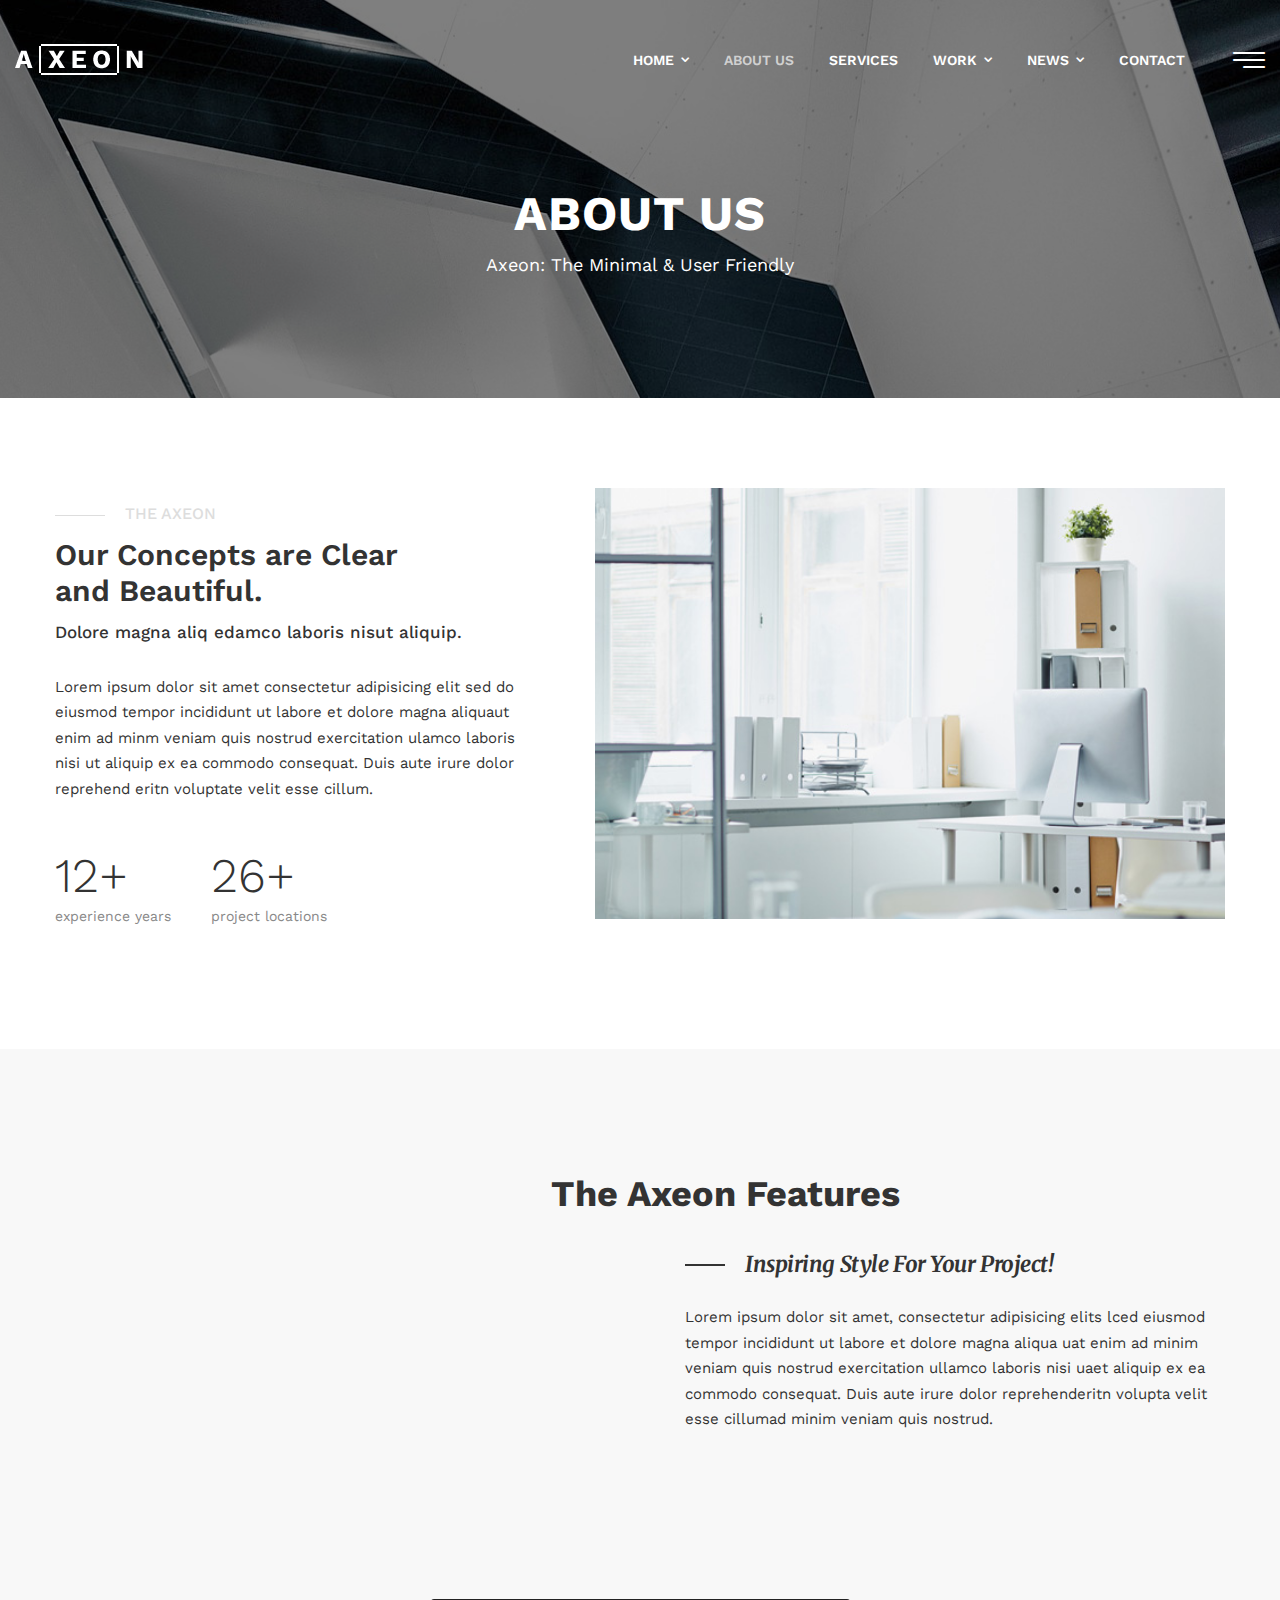
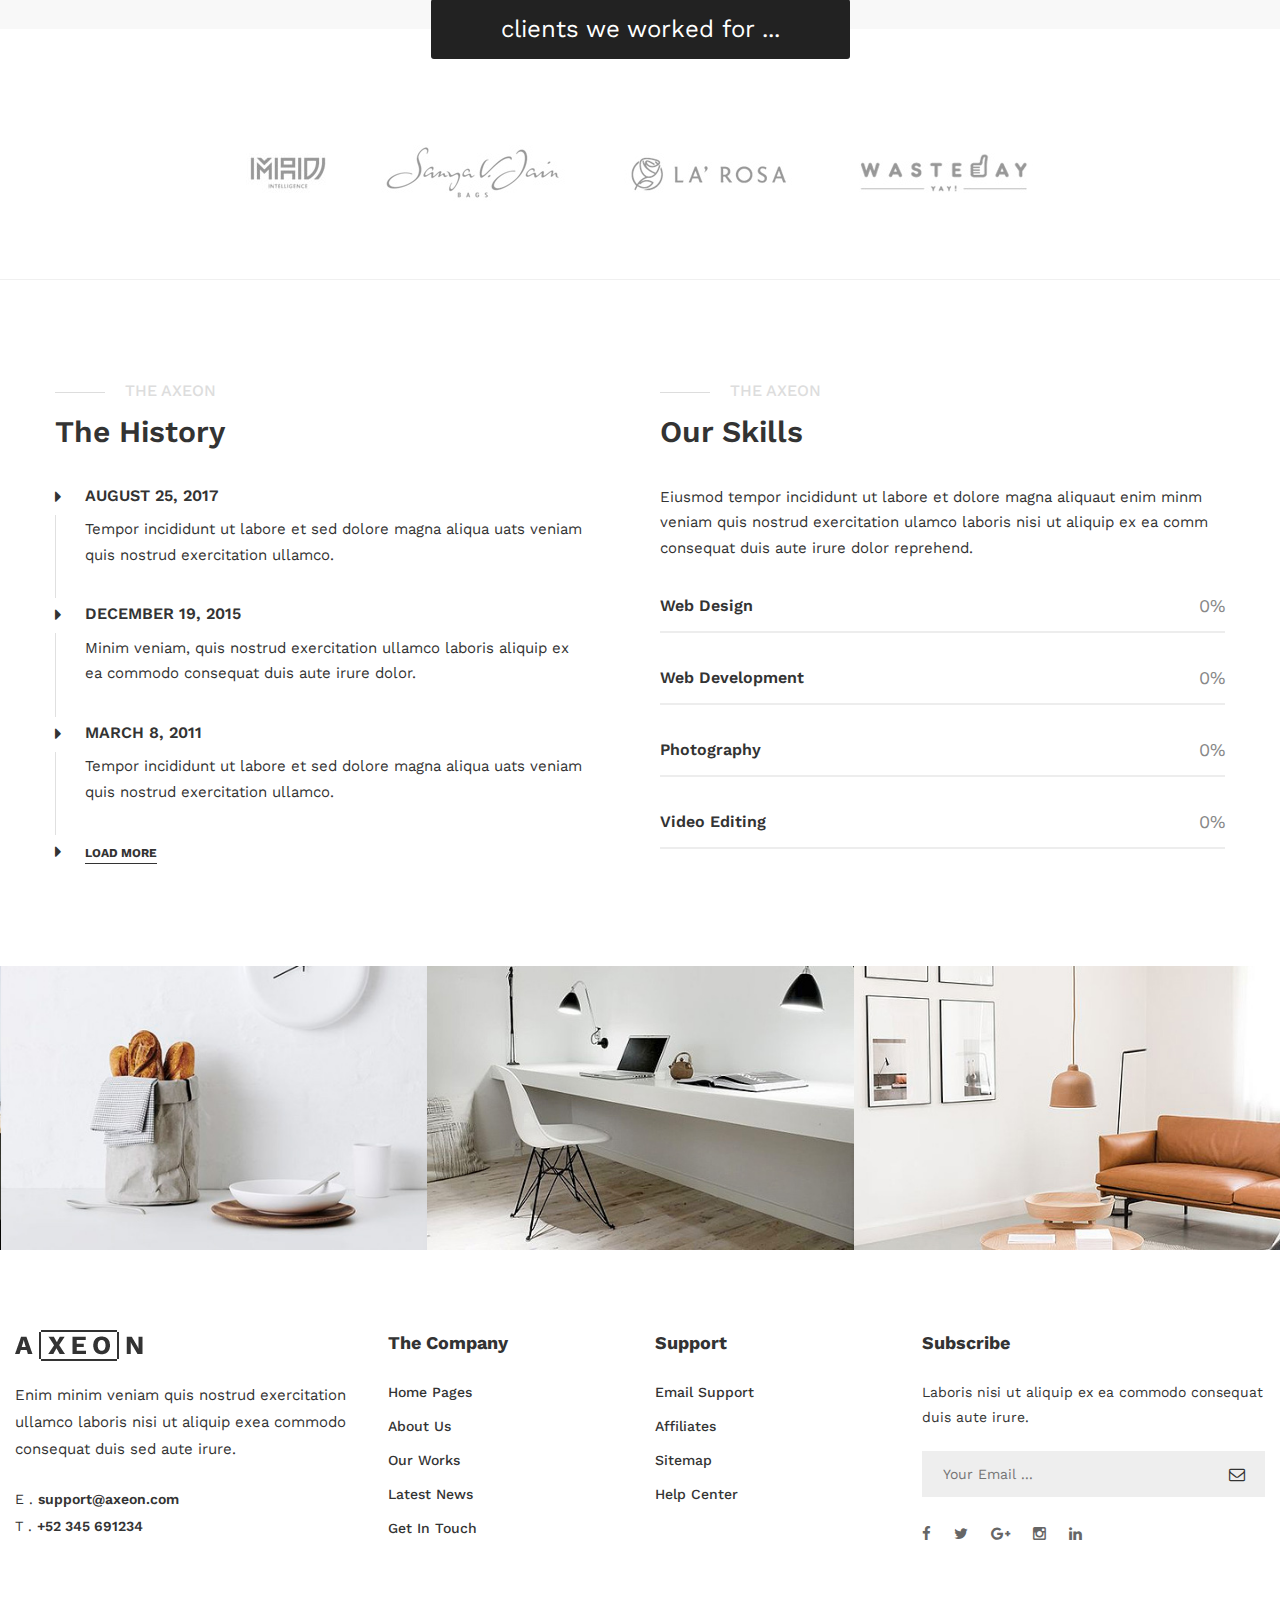
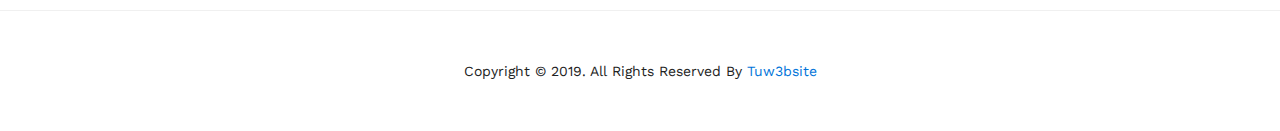
<file: about.html>
<!DOCTYPE html>
<html>
<head>
<meta charset="utf-8">
<title>Axeon - Multipurpose HTML Template | About Us</title>
<!-- Stylesheets -->
<link href="css/bootstrap.css" rel="stylesheet">
<link href="css/style.css" rel="stylesheet">
<link href="css/responsive.css" rel="stylesheet">

<!--Favicon-->
<link rel="shortcut icon" href="images/favicon.png" type="image/x-icon">
<link rel="icon" href="images/favicon.png" type="image/x-icon">
<!-- Responsive -->
<meta http-equiv="X-UA-Compatible" content="IE=edge">
<meta name="viewport" content="width=device-width, initial-scale=1.0, maximum-scale=1.0, user-scalable=0">
<!--[if lt IE 9]><script src="https://cdnjs.cloudflare.com/ajax/libs/html5shiv/3.7.3/html5shiv.js"></script><![endif]-->
<!--[if lt IE 9]><script src="js/respond.js"></script><![endif]-->
</head>

<body>
<div class="page-wrapper">
 	
    <!-- Preloader -->
    <div class="preloader"></div>
     
    <!-- Main Header / Style Two-->
    <header class="main-header header-style-two">
        
        <!--Header-Upper-->
        <div class="header-upper">
            <div class="outer-box clearfix">
                
                <div class="logo-outer">
                    <div class="logo"><a href="index.html"><img src="images/logo-2.png" alt="" title=""></a></div>
                </div>
                
                <div class="nav-outer clearfix">
                    <!-- Main Menu -->
                    <nav class="main-menu">
                        <div class="navbar-header">
                            <!-- Toggle Button -->    	
                            <button type="button" class="navbar-toggle" data-toggle="collapse" data-target=".navbar-collapse">
                            <span class="icon-bar"></span>
                            <span class="icon-bar"></span>
                            <span class="icon-bar"></span>
                            </button>
                        </div>
                        
                        <div class="navbar-collapse collapse clearfix">
                            <ul class="navigation clearfix">
                                <li class="dropdown"><a href="about.html#">Home</a>
                                    <ul>
                                        <li><a href="index.html">Home Interior</a></li>
                                        <li><a href="index-2.html">Home Architect</a></li>
                                        <li><a href="index-3.html">Home Agency</a></li>
                                        <li class="dropdown"><a href="about.html#">Header Styles</a>
                                            <ul>
                                                <li><a href="index.html">Header Style 01</a></li>
                                                <li><a href="index-2.html">Header Style 02</a></li>
                                                <li><a href="index-3.html">Header Style 03</a></li>
                                            </ul>
                                        </li>
                                    </ul>
                                </li>
                                <li class="current"><a href="about.html">About us</a></li>
                                <li><a href="services.html">Services</a></li>
                                <li class="dropdown"><a href="about.html#">Work</a>
                                    <ul>
                                        <li><a href="portfolio.html">Work 03 Column</a></li>
                                        <li><a href="portfolio-2.html">Work 04 Column</a></li>
                                        <li><a href="portfolio-3.html">Work Fullwidth</a></li>
                                        <li><a href="portfolio-details.html">Work Details</a></li>
                                    </ul>
                                </li>

                                <li class="dropdown"><a href="about.html#">News</a>
                                    <ul>
                                        <li><a href="blog-list.html">News List View</a></li>
                                        <li><a href="blog.html">News Classic View</a></li>
                                        <li><a href="blog-details.html">News Details</a></li>
                                        <li><a href="error-page.html">404 Page</a></li>
                                        <li><a href="search-page.html">Search Details</a></li>
                                    </ul>
                                </li>
                                <li><a href="contact.html">Contact</a></li>
                            </ul>
                        </div>
                    </nav>
                    
                    <!--Nav Toggler-->
                    <div class="nav-toggler"><span class="flaticon-menu-1"></span></div>
                    
                </div>
                
            </div>
        </div>
        <!--End Header Upper-->
    
    </header>
    <!--End Main Header -->
    
    <!--Page Title-->
    <section class="page-title" style="background-image:url(images/background/3.jpg);">
    	<div class="auto-container">
        	<div class="content-box">
            	<h1>About Us</h1>
                <div class="subtitle">Axeon: The Minimal & User Friendly</div>
            </div>
        </div>
    </section>
    
    
    <!--About Section-->
    <section class="about-section inner-page">
    	<div class="auto-container">
        	<div class="row clearfix">
            	<!--Content Column-->
                <div class="content-column col-md-5 col-sm-12 col-xs-12">
                	<div class="inner">
                    	<div class="title-box">
                        	<h3 class="subtitle">the axeon</h3>
                            <h2>Our Concepts are Clear <br>and Beautiful.</h2>
                            <h4>Dolore magna aliq edamco laboris nisut aliquip.</h4>
                        </div>
                        <div class="text-content">Lorem ipsum dolor sit amet consectetur adipisicing elit sed do eiusmod tempor incididunt ut labore et dolore magna aliquaut enim ad minm veniam quis nostrud exercitation ulamco laboris nisi ut aliquip ex ea commodo consequat. Duis aute irure dolor reprehend eritn voluptate velit esse cillum.</div>
                        
                        <!--Facts-->
                        <div class="facts">
                        	<ul class="facts-list clearfix">
                            	<li><div class="count-box count"><span class="count-text" data-speed="1500" data-stop="20">0</span>+</div><div class="fact-title">experience years</div></li>
                                <li><div class="count-box count"><span class="count-text" data-speed="2500" data-stop="68">0</span>+</div><div class="fact-title">project locations</div></li>
                            </ul>
                        </div>
                    </div>
                </div>
                
                <!--Images Column-->
                <div class="images-column col-md-7 col-sm-8 col-xs-12">
                	<div class="inner">
                    	<figure class="image-box wow fadeInUp"><a href="images/resource/featured-image-6.jpg" class="lightbox-image" title="Image Caption Here"><img src="images/resource/featured-image-6.jpg" alt=""></a></figure>
                    </div>
                </div>
                
            </div>
        </div>
    </section>
    
    
    <!--Featured Content Section-->
    <section class="featured-content-section">
    	<div class="auto-container">
        	<div class="row clearfix">
            	<!--Content Column-->
                <div class="content-column pull-right col-md-6 col-sm-12 col-xs-12">
                	<div class="inner">
                    	<h2>The Axeon Features</h2>
                        <h3>Inspiring Style for your Project!</h3>
                        <div class="text">Lorem ipsum dolor sit amet, consectetur adipisicing elits lced eiusmod tempor incididunt ut labore et dolore magna aliqua uat enim ad minim veniam quis nostrud exercitation ullamco laboris nisi uaet aliquip ex ea commodo consequat. Duis aute irure dolor reprehenderitn volupta velit esse cillumad minim veniam quis nostrud.</div>
                    </div>
                </div>
                <!--Image Column-->
                <div class="image-column pull-left col-md-6 col-sm-12 col-xs-12">
                	<figure class="image-box wow fadeInLeft"><a href="images/resource/featured-image-3.jpg" class="lightbox-image" title="Image Caption Here"><img src="images/resource/featured-image-3.jpg" alt=""></a></figure>
                </div>
            </div>
        </div>
    </section>
    
    
    <!--Sponsors Section-->
    <section class="sponsors-section with-border-bottom">
    	<!--Title Box-->
        <div class="title-box">
            <div class="auto-container">
                <div class="inner-box">
                    <h3 class="title">clients we worked for ...</h3>
                </div>
            </div>
        </div>
        
    	<div class="auto-container">
        	<ul class="sponsors-list clearfix">
            	<li><a href="about.html#"><img src="images/clients/1.jpg" alt=""></a></li>
                <li><a href="about.html#"><img src="images/clients/2.jpg" alt=""></a></li>
                <li><a href="about.html#"><img src="images/clients/3.jpg" alt=""></a></li>
                <li><a href="about.html#"><img src="images/clients/4.jpg" alt=""></a></li>
            </ul>
        </div>
        
    </section>
    
    
    
    <!--History / Skills Section-->
    <section class="history-skills">
        <div class="auto-container">
        	<div class="row clearfix">
            	<!--History Column-->
                <div class="history-column col-md-6 col-sm-12 col-xs-12">
                	<div class="inner">
                    	<!--Heading Title-->
                        <div class="sec-title-one">
                            <h3 class="subtitle">The Axeon</h3>
                            <h2>The History</h2>
                        </div>
                        
                        <!--History List-->
                        <ul class="history-list">
                        	<!--Block-->
                        	<li class="history-block">
                            	<div class="block-inner">
                                	<h4>August 25, 2017</h4>
                                    <div class="text">Tempor incididunt ut labore et sed dolore magna aliqua uats veniam quis nostrud exercitation ullamco.</div>
                                </div>
                            </li>
                            <!--Block-->
                        	<li class="history-block">
                            	<div class="block-inner">
                                	<h4>December 19, 2015</h4>
                                    <div class="text">Minim veniam, quis nostrud exercitation ullamco laboris aliquip ex ea commodo consequat duis aute irure dolor.</div>
                                </div>
                            </li>
                            <!--Block-->
                        	<li class="history-block">
                            	<div class="block-inner">
                                	<h4>March 8, 2011</h4>
                                    <div class="text">Tempor incididunt ut labore et sed dolore magna aliqua uats veniam quis nostrud exercitation ullamco.</div>
                                </div>
                            </li>
                            <!--Block-->
                        	<li class="history-block">
                            	<div class="block-inner">
                                	<div class="load-more-btn"><a href="about.html#">Load More</a></div>
                                </div>
                            </li>
                        </ul>
                        
                    </div>
                </div>
                
                <!--Skills Column-->
                <div class="skills-column col-md-6 col-sm-12 col-xs-12">
                	<div class="inner">
                    	<!--Heading Title-->
                        <div class="sec-title-one">
                            <h3 class="subtitle">The Axeon</h3>
                            <h2>Our Skills</h2>
                        </div>
                        
                        <div class="text-content">Eiusmod tempor incididunt ut labore et dolore magna aliquaut enim minm veniam quis nostrud exercitation ulamco laboris nisi ut aliquip ex ea comm consequat duis aute irure dolor reprehend.</div>
                        
                        <!--Skills-->
                        <div class="skills">
                        	<!--Skill Item-->
                        	<div class="skill-item">
                                <div class="skill-header clearfix">
                                    <div class="skill-title">Web Design</div>
                                    <div class="skill-percentage"><div class="count-box"><span class="count-text" data-speed="2000" data-stop="90">0</span>%</div></div>
                                </div>
                                <div class="skill-bar">
                                    <div class="bar-inner"><div class="bar progress-line" data-width="90"></div></div>
                                </div>
                            </div>
                            <!--Skill Item-->
                        	<div class="skill-item">
                                <div class="skill-header clearfix">
                                    <div class="skill-title">Web Development</div>
                                    <div class="skill-percentage"><div class="count-box"><span class="count-text" data-speed="2000" data-stop="75">0</span>%</div></div>
                                </div>
                                <div class="skill-bar">
                                    <div class="bar-inner"><div class="bar progress-line" data-width="75"></div></div>
                                </div>
                            </div>
                            <!--Skill Item-->
                        	<div class="skill-item">
                                <div class="skill-header clearfix">
                                    <div class="skill-title">Photography</div>
                                    <div class="skill-percentage"><div class="count-box"><span class="count-text" data-speed="2000" data-stop="50">0</span>%</div></div>
                                </div>
                                <div class="skill-bar">
                                    <div class="bar-inner"><div class="bar progress-line" data-width="50"></div></div>
                                </div>
                            </div>
                            <!--Skill Item-->
                        	<div class="skill-item">
                                <div class="skill-header clearfix">
                                    <div class="skill-title">Video Editing</div>
                                    <div class="skill-percentage"><div class="count-box"><span class="count-text" data-speed="2000" data-stop="65">0</span>%</div></div>
                                </div>
                                <div class="skill-bar">
                                    <div class="bar-inner"><div class="bar progress-line" data-width="65"></div></div>
                                </div>
                            </div>
                            
                        </div>
                        
                    </div>
                </div>
            </div>    
        </div>
    </section>
    
    
    <!--Projects Section Two-->
    <section class="projects-section-two">
                
        <div class="fullwidth-gallery-carousel owl-theme owl-carousel">
        
            <!--Portfolio Item Two-->
            <div class="portfolio-item-two">
                <div class="inner-box">
                    <div class="image-box">
                        <figure class="image"><img src="images/gallery/7.jpg" alt=""></figure>
                        <div class="overlay-box">
                            <div class="overlay-inner">
                                <div class="overlay-content">
                                    <h3><a href="portfolio-details.html">startup office</a></h3>
                                    <h4 class="cat"><a href="portfolio-details.html">branding</a></h4>
                                </div>
                            </div>
                        </div>
                    </div>
                </div>
            </div>
            
            <!--Portfolio Item Two-->
            <div class="portfolio-item-two">
                <div class="inner-box">
                    <div class="image-box">
                        <figure class="image"><img src="images/gallery/8.jpg" alt=""></figure>
                        <div class="overlay-box">
                            <div class="overlay-inner">
                                <div class="overlay-content">
                                    <h3><a href="portfolio-details.html">startup office</a></h3>
                                    <h4 class="cat"><a href="portfolio-details.html">branding</a></h4>
                                </div>
                            </div>
                        </div>
                    </div>
                </div>
            </div>
            
            <!--Portfolio Item Two-->
            <div class="portfolio-item-two">
                <div class="inner-box">
                    <div class="image-box">
                        <figure class="image"><img src="images/gallery/9.jpg" alt=""></figure>
                        <div class="overlay-box">
                            <div class="overlay-inner">
                                <div class="overlay-content">
                                    <h3><a href="portfolio-details.html">startup office</a></h3>
                                    <h4 class="cat"><a href="portfolio-details.html">branding</a></h4>
                                </div>
                            </div>
                        </div>
                    </div>
                </div>
            </div>
            
            <!--Portfolio Item Two-->
            <div class="portfolio-item-two">
                <div class="inner-box">
                    <div class="image-box">
                        <figure class="image"><img src="images/gallery/10.jpg" alt=""></figure>
                        <div class="overlay-box">
                            <div class="overlay-inner">
                                <div class="overlay-content">
                                    <h3><a href="portfolio-details.html">startup office</a></h3>
                                    <h4 class="cat"><a href="portfolio-details.html">branding</a></h4>
                                </div>
                            </div>
                        </div>
                    </div>
                </div>
            </div>
            
            <!--Portfolio Item Two-->
            <div class="portfolio-item-two">
                <div class="inner-box">
                    <div class="image-box">
                        <figure class="image"><img src="images/gallery/11.jpg" alt=""></figure>
                        <div class="overlay-box">
                            <div class="overlay-inner">
                                <div class="overlay-content">
                                    <h3><a href="portfolio-details.html">startup office</a></h3>
                                    <h4 class="cat"><a href="portfolio-details.html">branding</a></h4>
                                </div>
                            </div>
                        </div>
                    </div>
                </div>
            </div>
            
            <!--Portfolio Item Two-->
            <div class="portfolio-item-two">
                <div class="inner-box">
                    <div class="image-box">
                        <figure class="image"><img src="images/gallery/12.jpg" alt=""></figure>
                        <div class="overlay-box">
                            <div class="overlay-inner">
                                <div class="overlay-content">
                                    <h3><a href="portfolio-details.html">startup office</a></h3>
                                    <h4 class="cat"><a href="portfolio-details.html">branding</a></h4>
                                </div>
                            </div>
                        </div>
                    </div>
                </div>
            </div>
            
            <!--Portfolio Item Two-->
            <div class="portfolio-item-two">
                <div class="inner-box">
                    <div class="image-box">
                        <figure class="image"><img src="images/gallery/13.jpg" alt=""></figure>
                        <div class="overlay-box">
                            <div class="overlay-inner">
                                <div class="overlay-content">
                                    <h3><a href="portfolio-details.html">startup office</a></h3>
                                    <h4 class="cat"><a href="portfolio-details.html">branding</a></h4>
                                </div>
                            </div>
                        </div>
                    </div>
                </div>
            </div>
            
            <!--Portfolio Item Two-->
            <div class="portfolio-item-two">
                <div class="inner-box">
                    <div class="image-box">
                        <figure class="image"><img src="images/gallery/14.jpg" alt=""></figure>
                        <div class="overlay-box">
                            <div class="overlay-inner">
                                <div class="overlay-content">
                                    <h3><a href="portfolio-details.html">startup office</a></h3>
                                    <h4 class="cat"><a href="portfolio-details.html">branding</a></h4>
                                </div>
                            </div>
                        </div>
                    </div>
                </div>
            </div>
            
        </div>
    </section>
    
    
    <!--Main Footer-->
    <footer class="main-footer">
    	<!--Widgets Section-->
    	<div class="widgets-section">
        	<div class="auto-container">
            	<div class="row clearfix">
                	<!--Big Column-->
                    <div class="big-column col-md-6 col-sm-12 col-xs-12">
                    	<div class="row clearfix">
                        	<!--Footer Column-->
                            <div class="footer-column col-md-7 col-sm-6 col-xs-12">
                            	<div class="footer-widget about-widget">
                                	<div class="logo"><a href="index.html"><img src="images/footer-logo.png" alt=""></a></div>
                                	<div class="widget-content">
                                    	<div class="text">Enim minim veniam quis nostrud exercitation ullamco laboris nisi ut aliquip exea commodo consequat duis sed aute irure.</div>
                                    	<ul class="contact-info">
                                        	<li>E . <a href="about.html#"><strong>support@axeon.com</strong></a></li>
                                            <li>T . <a href="about.html#"><strong>+52 345 691234</strong></a></li>
                                        </ul>
                                    </div>
                                </div>
                            </div><!--End Footer Column-->
                            
                            <!--Footer Column-->
                            <div class="footer-column col-md-5 col-sm-6 col-xs-12">
                            	<div class="footer-widget links-widget">
                                    <h2>The Company</h2>
                                    <div class="widget-content">
                                        <ul class="list">
                                            <li><a href="about.html#">Home Pages</a></li>
                                            <li><a href="about.html#">About Us</a></li>
                                            <li><a href="about.html#">Our Works</a></li>
                                            <li><a href="about.html#">Latest News</a></li>
                                            <li><a href="about.html#">Get in Touch</a></li>
                                        </ul>
                                    </div>
                                </div>
                            </div><!--End Footer Column-->
                            
                        </div>
                    </div><!--End Big Column-->
                    
                    <!--Big Column-->
                    <div class="big-column col-md-6 col-sm-12 col-xs-12">
                    	<div class="row clearfix">
                            
                            <!--Footer Column-->
                            <div class="footer-column col-md-5 col-sm-6 col-xs-12">
                            	<div class="footer-widget links-widget">
                                    <h2>Support</h2>
                                    <div class="widget-content">
                                        <ul class="list">
                                            <li><a href="about.html#">Email Support</a></li>
                                            <li><a href="about.html#">Affiliates</a></li>
                                            <li><a href="about.html#">Sitemap</a></li>
                                            <li><a href="about.html#">Help Center</a></li>
                                        </ul>
                                    </div>
                                </div>
                            </div><!--End Footer Column-->
                            
                            <!--Footer Column-->
                            <div class="footer-column col-md-7 col-sm-6 col-xs-12">
                            	<div class="footer-widget newsletter-widget">
                                    <h2>Subscribe</h2>
                                    <div class="widget-content">
                                        <div class="text">Laboris nisi ut aliquip ex ea commodo consequat duis aute irure.</div>
                                        <div class="newsletter-form">
                                            <form method="post" action="blog.html">
                                                <div class="form-group">
                                                    <input type="email" name="field-name" value="" placeholder="Your Email ..." required>
                                                    <button type="submit" class="send-btn"><span class="fa fa-envelope-o"></span></button>
                                                </div>
                                            </form>
                                        </div>
                                        
                                        <!--Social Links-->
                                        <div class="social-links">
                                        	<ul class="clearfix">
                                            	<li><a href="about.html#"><span class="fa fa-facebook-f"></span></a></li>
                                                <li><a href="about.html#"><span class="fa fa-twitter"></span></a></li>
                                                <li><a href="about.html#"><span class="fa fa-google-plus"></span></a></li>
                                                <li><a href="about.html#"><span class="fa fa-instagram"></span></a></li>
                                                <li><a href="about.html#"><span class="fa fa-linkedin"></span></a></li>
                                            </ul>
                                        </div>
                                        
                                    </div>
                                </div>
                            </div><!--End Footer Column-->
                            
                        </div>
                    </div><!--End Big Column-->
                    
                </div>
            </div>
        </div>
        
        <!--Footer Bottom-->
        <div class="footer-bottom">
        	<div class="auto-container">
            	<div class="copyright-text">Copyright &copy; 2019. All Rights Reserved By <a href="http://www.tuw3bsite.com.ve" target="_blank">Tuw3bsite</a></div>
            </div>
        </div>
    </footer>
    
</div>
<!--End pagewrapper-->

<!--Scroll to top-->
<div class="scroll-to-top scroll-to-target" data-target="html"><span class="icon fa fa-arrow-up"></span></div>






<script src="js/jquery.js"></script>
<script src="js/bootstrap.min.js"></script>
<script src="js/jquery-ui.js"></script>
<script src="js/jquery.fancybox.pack.js"></script>
<script src="js/jquery.fancybox-media.js"></script>
<script src="js/mixitup.js"></script>
<script src="js/owl.js"></script>
<script src="js/appear.js"></script>
<script src="js/wow.js"></script>
<script src="js/script.js"></script>

</body>
</html>
</file>
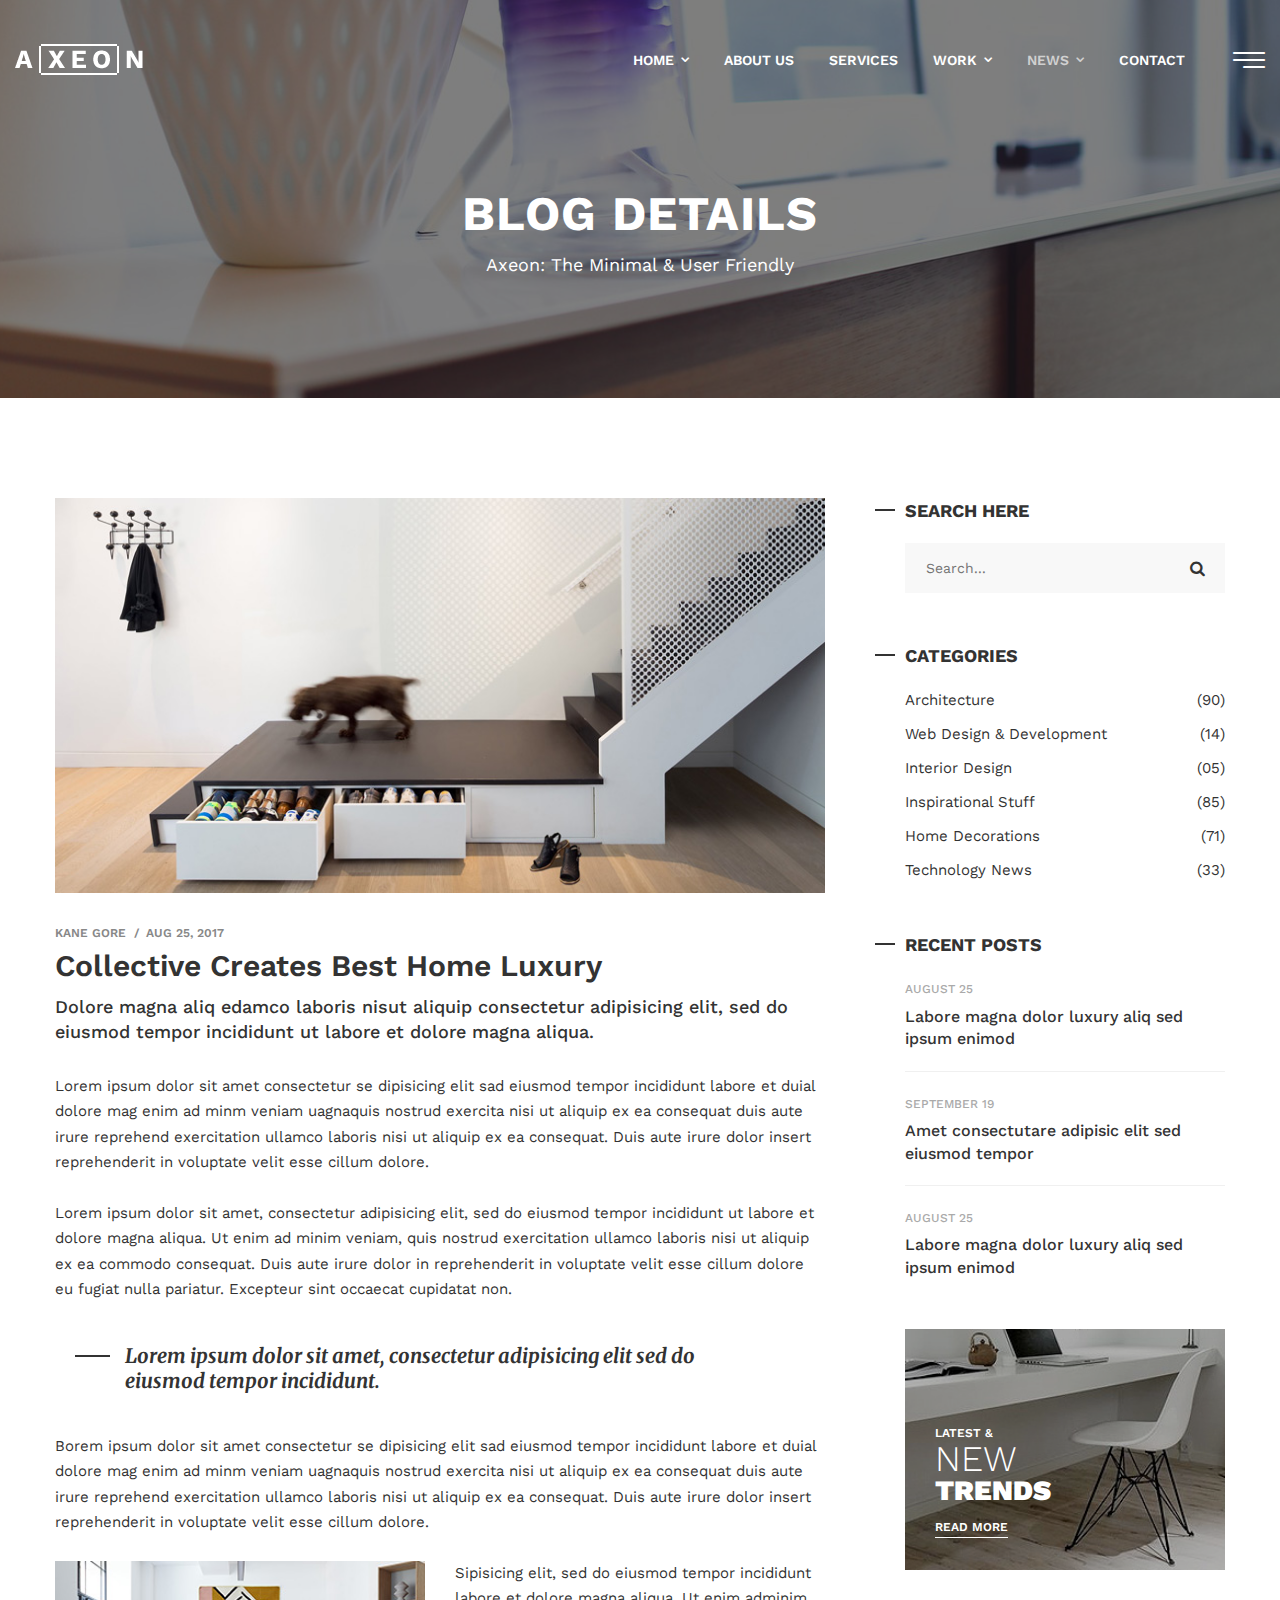
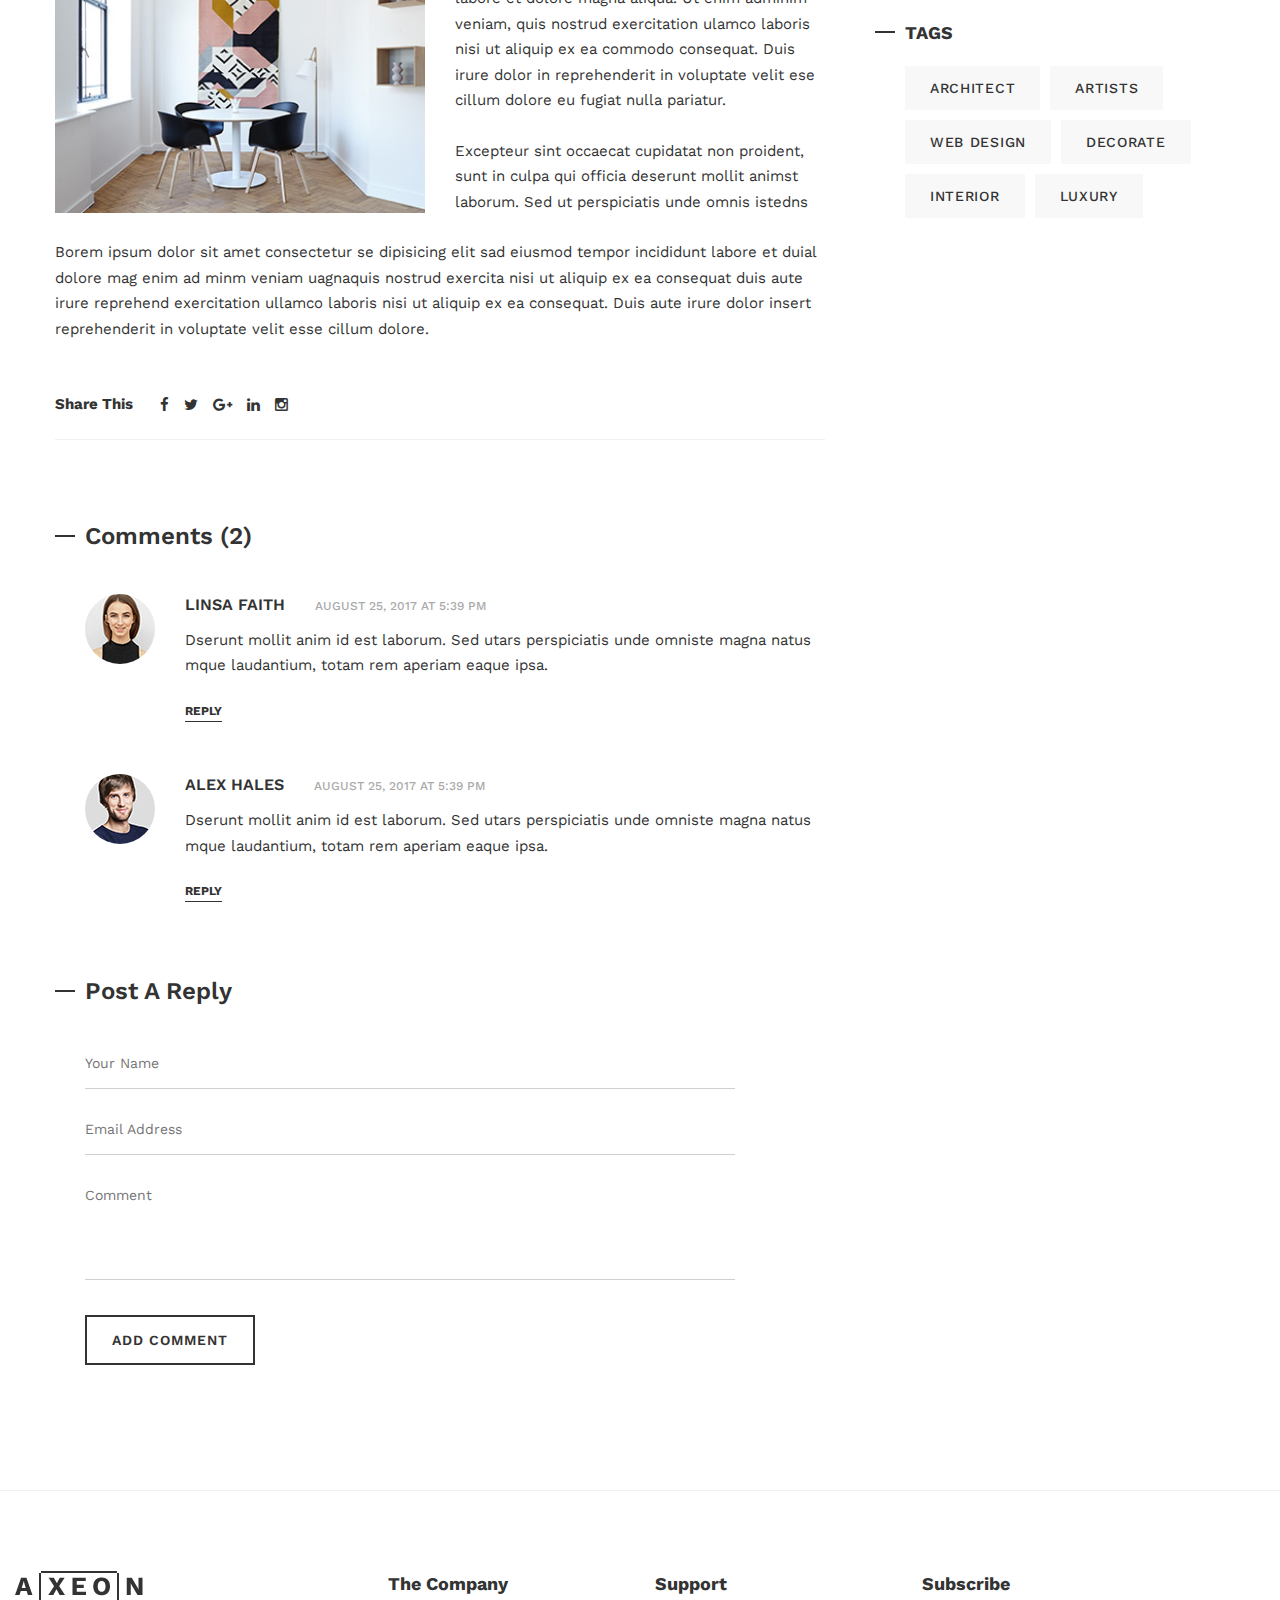
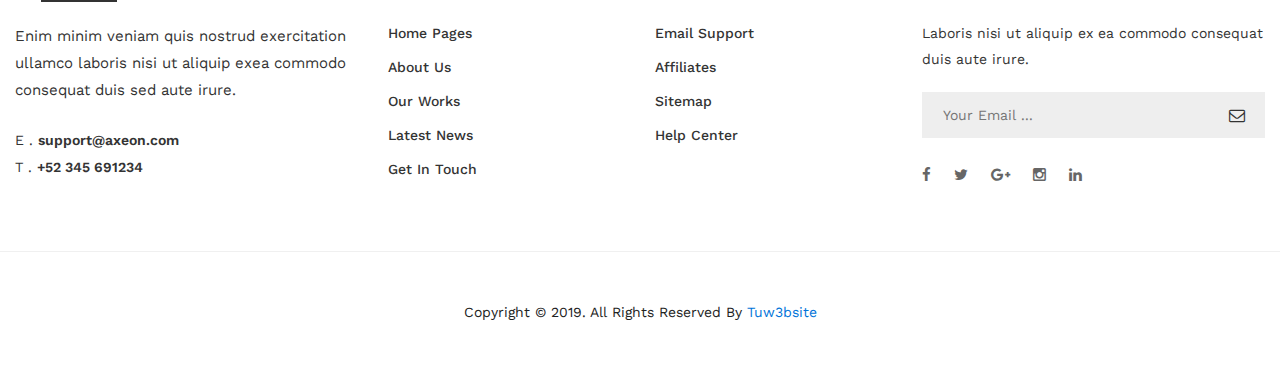
<file: blog-details.html>
<!DOCTYPE html>
<html>
<head>
<meta charset="utf-8">
<title>Axeon - Multipurpose HTML Template | Blog Details</title>
<!-- Stylesheets -->
<link href="css/bootstrap.css" rel="stylesheet">
<link href="css/style.css" rel="stylesheet">
<link href="css/responsive.css" rel="stylesheet">

<!--Favicon-->
<link rel="shortcut icon" href="images/favicon.png" type="image/x-icon">
<link rel="icon" href="images/favicon.png" type="image/x-icon">
<!-- Responsive -->
<meta http-equiv="X-UA-Compatible" content="IE=edge">
<meta name="viewport" content="width=device-width, initial-scale=1.0, maximum-scale=1.0, user-scalable=0">
<!--[if lt IE 9]><script src="https://cdnjs.cloudflare.com/ajax/libs/html5shiv/3.7.3/html5shiv.js"></script><![endif]-->
<!--[if lt IE 9]><script src="js/respond.js"></script><![endif]-->
</head>

<body>
<div class="page-wrapper">
 	
    <!-- Preloader -->
    <div class="preloader"></div>
     
    <!-- Main Header / Style Two-->
    <header class="main-header header-style-two">
        
        <!--Header-Upper-->
        <div class="header-upper">
            <div class="outer-box clearfix">
                
                <div class="logo-outer">
                    <div class="logo"><a href="index.html"><img src="images/logo-2.png" alt="" title=""></a></div>
                </div>
                
                <div class="nav-outer clearfix">
                    <!-- Main Menu -->
                    <nav class="main-menu">
                        <div class="navbar-header">
                            <!-- Toggle Button -->    	
                            <button type="button" class="navbar-toggle" data-toggle="collapse" data-target=".navbar-collapse">
                            <span class="icon-bar"></span>
                            <span class="icon-bar"></span>
                            <span class="icon-bar"></span>
                            </button>
                        </div>
                        
                        <div class="navbar-collapse collapse clearfix">
                            <ul class="navigation clearfix">
                                <li class="dropdown"><a href="blog-details.html#">Home</a>
                                    <ul>
                                        <li><a href="index.html">Home Interior</a></li>
                                        <li><a href="index-2.html">Home Architect</a></li>
                                        <li><a href="index-3.html">Home Agency</a></li>
                                        <li class="dropdown"><a href="blog-details.html#">Header Styles</a>
                                            <ul>
                                                <li><a href="index.html">Header Style 01</a></li>
                                                <li><a href="index-2.html">Header Style 02</a></li>
                                                <li><a href="index-3.html">Header Style 03</a></li>
                                            </ul>
                                        </li>
                                    </ul>
                                </li>
                                <li><a href="about.html">About us</a></li>
                                <li><a href="services.html">Services</a></li>
                                <li class="dropdown"><a href="blog-details.html#">Work</a>
                                    <ul>
                                        <li><a href="portfolio.html">Work 03 Column</a></li>
                                        <li><a href="portfolio-2.html">Work 04 Column</a></li>
                                        <li><a href="portfolio-3.html">Work Fullwidth</a></li>
                                        <li><a href="portfolio-details.html">Work Details</a></li>
                                    </ul>
                                </li>

                                <li class="current dropdown"><a href="blog-details.html#">News</a>
                                    <ul>
                                        <li><a href="blog-list.html">News List View</a></li>
                                        <li><a href="blog.html">News Classic View</a></li>
                                        <li><a href="blog-details.html">News Details</a></li>
                                        <li><a href="error-page.html">404 Page</a></li>
                                        <li><a href="search-page.html">Search Details</a></li>
                                    </ul>
                                </li>
                                <li><a href="contact.html">Contact</a></li>
                            </ul>
                        </div>
                    </nav>
                    
                    <!--Nav Toggler-->
                    <div class="nav-toggler"><span class="flaticon-menu-1"></span></div>
                    
                </div>
                
            </div>
        </div>
        <!--End Header Upper-->
    
    </header>
    <!--End Main Header -->
    
    <!--Page Title-->
    <section class="page-title" style="background-image:url(images/background/11.jpg);">
    	<div class="auto-container">
        	<div class="content-box">
            	<h1>Blog Details</h1>
                <div class="subtitle">Axeon: The Minimal & User Friendly</div>
            </div>
        </div>
    </section>
    
    
    <!--Sidebar Page Container-->
    <div class="sidebar-page-container">
    	<div class="auto-container">
        	<div class="row clearfix">
            	<!--Content Side-->
                <div class="content-side col-md-8 col-sm-12 col-xs-12">
                	<div class="blog-details">
                    	<!--News Style Three-->
                        <div class="news-style-three">
                            <div class="inner-box">
                            	<!--Image Box-->
                                <div class="image-box">
                                    <figure class="image"><img src="images/resource/blog-image-16.jpg" alt=""></figure>
                                </div>
                                <div class="post-meta">
                                    <ul class="clearfix">
                                        <li><a href="blog-details.html">kane Gore</a></li>
                                        <li><a href="blog-details.html">aug 25, 2017</a></li>
                                    </ul>
                                </div>
                                <h2>Collective Creates Best Home Luxury</h2>
                                <div class="text text-content">
                                	<h4>Dolore magna aliq edamco laboris nisut aliquip consectetur adipisicing elit, sed do eiusmod tempor incididunt ut labore et dolore magna aliqua.</h4>
                                    <p>Lorem ipsum dolor sit amet consectetur se dipisicing elit sad eiusmod tempor incididunt labore et duial dolore mag enim ad minm veniam uagnaquis nostrud exercita nisi ut aliquip ex ea consequat duis aute irure reprehend exercitation ullamco laboris nisi ut aliquip ex ea  consequat. Duis aute irure dolor insert reprehenderit in voluptate velit esse cillum dolore.</p>
									<p>Lorem ipsum dolor sit amet, consectetur adipisicing elit, sed do eiusmod tempor incididunt ut labore et dolore magna aliqua. Ut enim ad minim veniam, quis nostrud exercitation ullamco laboris nisi ut aliquip ex ea commodo consequat. Duis aute irure dolor in reprehenderit in voluptate velit esse cillum dolore eu fugiat nulla pariatur. Excepteur sint occaecat cupidatat non.</p>
                                    <blockquote>Lorem ipsum dolor sit amet, consectetur adipisicing elit sed do eiusmod tempor incididunt.</blockquote>
                                    <p>Borem ipsum dolor sit amet consectetur se dipisicing elit sad eiusmod tempor incididunt labore et duial dolore mag enim ad minm veniam uagnaquis nostrud exercita nisi ut aliquip ex ea consequat duis aute irure reprehend exercitation ullamco laboris nisi ut aliquip ex ea  consequat. Duis aute irure dolor insert reprehenderit in voluptate velit esse cillum dolore.</p>
                                    <div class="two-column">
                                    	<div class="row clearfix">
                                        	<div class="image-column col-md-6 col-sm-6 col-xs-12">
                                            	<figure class="image"><img src="images/resource/blog-image-17.jpg" alt=""></figure>
                                            </div>
                                            <div class="text-column col-md-6 col-sm-6 col-xs-12">
                                            	<p>Sipisicing elit, sed do eiusmod tempor incididunt labore et dolore magna aliqua. Ut enim adminim veniam, quis nostrud exercitation ulamco laboris nisi ut aliquip ex ea commodo consequat. Duis irure dolor in reprehenderit in voluptate velit ese cillum dolore eu fugiat nulla pariatur. </p>
												<p>Excepteur sint occaecat cupidatat non proident, sunt in culpa qui officia deserunt mollit animst laborum. Sed ut perspiciatis unde omnis istedns</p>
                                            </div>
                                        </div>
                                    </div>
                                    <p>Borem ipsum dolor sit amet consectetur se dipisicing elit sad eiusmod tempor incididunt labore et duial dolore mag enim ad minm veniam uagnaquis nostrud exercita nisi ut aliquip ex ea consequat duis aute irure reprehend exercitation ullamco laboris nisi ut aliquip ex ea  consequat. Duis aute irure dolor insert reprehenderit in voluptate velit esse cillum dolore.</p>
                                </div>
                                <div class="social-link">
                                	<ul class="clearfix">
                                    	<li><strong>Share This &ensp;</strong></li>
                                        <li><a href="blog-details.html#"><span class="fa fa-facebook-f"></span></a></li>
                                        <li><a href="blog-details.html#"><span class="fa fa-twitter"></span></a></li>
                                        <li><a href="blog-details.html#"><span class="fa fa-google-plus"></span></a></li>
                                        <li><a href="blog-details.html#"><span class="fa fa-linkedin"></span></a></li>
                                        <li><a href="blog-details.html#"><span class="fa fa-instagram"></span></a></li>
                                    </ul>
                                </div>
                            </div>
                        </div>
                        
                        <!--Comments Area-->
                        <div class="comments-area">
                        	<div class="default-title"><h3>Comments (2)</h3></div>
                            <div class="comments-box">
                            	<!--Comment-->
                                <div class="comment">
                                	<div class="comment-inner">
                                    	<div class="author-thumb img-circle"><img class="img-circle" src="images/resource/author-4.jpg" alt=""></div>
                                        <div class="comment-content">
                                            <div class="comment-header clearfix">
                                                <h4 class="author-title">Linsa Faith</h4>
                                                <div class="comment-info">august 25, 2017 At 5:39 PM</div>
                                            </div>
                                            <div class="text">Dserunt mollit anim id est laborum. Sed utars perspiciatis unde omniste magna natus mque laudantium, totam rem aperiam eaque ipsa.</div>
                                            <div class="more-link"><a href="blog-details.html#">reply</a></div>
                                        </div>
                                    </div>
                                </div>
                                <!--Comment-->
                                <div class="comment">
                                	<div class="comment-inner">
                                    	<div class="author-thumb img-circle"><img class="img-circle" src="images/resource/author-5.jpg" alt=""></div>
                                        <div class="comment-content">
                                            <div class="comment-header clearfix">
                                                <h4 class="author-title">Alex Hales</h4>
                                                <div class="comment-info">august 25, 2017 At 5:39 PM</div>
                                            </div>
                                            <div class="text">Dserunt mollit anim id est laborum. Sed utars perspiciatis unde omniste magna natus mque laudantium, totam rem aperiam eaque ipsa.</div>
                                            <div class="more-link"><a href="blog-details.html#">reply</a></div>
                                        </div>
                                    </div>
                                </div>
                            </div>
                        </div>
                        
                        <!--Comment Form-->
                        <div class="comment-form">
                        	<div class="default-title"><h3>Post a Reply</h3></div>
                            <form method="post" action="blog.html">
                                <div class="form-group">
                                    <input type="text" name="username" value="" placeholder="Your Name" required>
                                </div>
                                <div class="form-group">
                                    <input type="email" name="email" value="" placeholder="Email Address" required>
                                </div>
                                <div class="form-group">
                                    <textarea name="message" placeholder="Comment" required></textarea>
                                </div>
                                <div class="form-group">
                                    <button type="submit" class="theme-btn btn-style-three">Add Comment</button>
                                </div>
                            </form>
                        </div>
                        
                    </div>
                </div>
                
                <!--Sidebar Side-->
                <div class="sidebar-side col-md-4 col-sm-12 col-xs-12">
                	<aside class="sidebar">
                        <!-- Search Widget -->
                        <div class="sidebar-widget search-widget">
                        	<div class="widget-inner">
                            	<div class="sidebar-title"><h3>Search Here</h3></div>
                                <form method="post" action="blog.html">
                                    <div class="form-group">
                                        <input type="search" name="search-field" value="" placeholder="Search..." required>
                                        <button type="submit"><span class="icon fa fa-search"></span></button>
                                    </div>
                                </form>
                            </div>
                        </div>
                        
                    	<!--Links-->
                        <div class="sidebar-widget links-widget">
                        	<div class="widget-inner">
                            	<div class="sidebar-title"><h3>categories</h3></div>
                                <ul class="links-list">
                                	<li><a href="blog-details.html#" class="clearfix"><span class="pull-left">Architecture</span><span class="pull-right">(90)</span></a></li>
                                    <li><a href="blog-details.html#" class="clearfix"><span class="pull-left">Web Design & Development</span><span class="pull-right">(14)</span></a></li>
                                    <li><a href="blog-details.html#" class="clearfix"><span class="pull-left">Interior Design</span><span class="pull-right">(05)</span></a></li>
                                    <li><a href="blog-details.html#" class="clearfix"><span class="pull-left">Inspirational Stuff</span><span class="pull-right">(85)</span></a></li>
                                    <li><a href="blog-details.html#" class="clearfix"><span class="pull-left">Home Decorations</span><span class="pull-right">(71)</span></a></li>
                                    <li><a href="blog-details.html#" class="clearfix"><span class="pull-left">Technology News</span><span class="pull-right">(33)</span></a></li>
                                </ul>
                            </div>
                        </div>
                        
                        <!--Recent Posts-->
                        <div class="sidebar-widget recent-posts">
                        	<div class="widget-inner">
                            	<div class="sidebar-title"><h3>recent posts</h3></div>
                                <!--Post-->
                                <div class="post">
                                	<div class="post-date">august 25 </div>
                                    <h4><a href="blog-details.html#">Labore magna dolor luxury aliq sed ipsum enimod</a></h4>
                                </div>
                                
                                <!--Post-->
                                <div class="post">
                                	<div class="post-date">september 19 </div>
                                    <h4><a href="blog-details.html#">Amet consectutare adipisic elit sed eiusmod tempor</a></h4>
                                </div>
                                
                                <!--Post-->
                                <div class="post">
                                	<div class="post-date">august 25 </div>
                                    <h4><a href="blog-details.html#">Labore magna dolor luxury aliq sed ipsum enimod</a></h4>
                                </div>
                                
                            </div>
                        </div>
                        
                        
                        <!-- Featured Post Widget -->
                        <div class="sidebar-widget featured-post-widget">
                        	<div class="widget-inner">
                            	<div class="image-box">
                                	<figure class="image"><img src="images/resource/blog-image-15.jpg" alt=""></figure>
                                    <div class="overlay-box">
                                        <div class="overlay-inner">
                                            <h3><a href="blog-details.html#"><span class="span-one">Latest &amp;</span><span class="span-two">NEW</span><span class="span-three">trends</span></a></h3>
                                            <div class="more-link"><a href="blog-details.html#">Read More</a></div>
                                        </div>
                                    </div>
                                </div>
                            </div>
                        </div>
                        
                        <!-- Tags Widget -->
                        <div class="sidebar-widget tags-widget">
                        	<div class="widget-inner">
                            	<div class="sidebar-title"><h3>tags</h3></div>
                                <ul class="tags-list clearfix">
                                	<li><a href="blog-details.html#">architect</a></li>
                                    <li><a href="blog-details.html#">artists</a></li>
                                    <li><a href="blog-details.html#">web design</a></li>
                                    <li><a href="blog-details.html#">decorate</a></li>
                                    <li><a href="blog-details.html#">interior</a></li>
                                    <li><a href="blog-details.html#">luxury</a></li>
                                </ul>
                            </div>
                        </div>
                        
                    </aside>
                </div>
            </div>
        </div>
    </div>
    
    <!--Main Footer-->
    <footer class="main-footer">
    	<!--Widgets Section-->
    	<div class="widgets-section">
        	<div class="auto-container">
            	<div class="row clearfix">
                	<!--Big Column-->
                    <div class="big-column col-md-6 col-sm-12 col-xs-12">
                    	<div class="row clearfix">
                        	<!--Footer Column-->
                            <div class="footer-column col-md-7 col-sm-6 col-xs-12">
                            	<div class="footer-widget about-widget">
                                	<div class="logo"><a href="index.html"><img src="images/footer-logo.png" alt=""></a></div>
                                	<div class="widget-content">
                                    	<div class="text">Enim minim veniam quis nostrud exercitation ullamco laboris nisi ut aliquip exea commodo consequat duis sed aute irure.</div>
                                    	<ul class="contact-info">
                                        	<li>E . <a href="blog-details.html#"><strong>support@axeon.com</strong></a></li>
                                            <li>T . <a href="blog-details.html#"><strong>+52 345 691234</strong></a></li>
                                        </ul>
                                    </div>
                                </div>
                            </div><!--End Footer Column-->
                            
                            <!--Footer Column-->
                            <div class="footer-column col-md-5 col-sm-6 col-xs-12">
                            	<div class="footer-widget links-widget">
                                    <h2>The Company</h2>
                                    <div class="widget-content">
                                        <ul class="list">
                                            <li><a href="blog-details.html#">Home Pages</a></li>
                                            <li><a href="blog-details.html#">About Us</a></li>
                                            <li><a href="blog-details.html#">Our Works</a></li>
                                            <li><a href="blog-details.html#">Latest News</a></li>
                                            <li><a href="blog-details.html#">Get in Touch</a></li>
                                        </ul>
                                    </div>
                                </div>
                            </div><!--End Footer Column-->
                            
                        </div>
                    </div><!--End Big Column-->
                    
                    <!--Big Column-->
                    <div class="big-column col-md-6 col-sm-12 col-xs-12">
                    	<div class="row clearfix">
                            
                            <!--Footer Column-->
                            <div class="footer-column col-md-5 col-sm-6 col-xs-12">
                            	<div class="footer-widget links-widget">
                                    <h2>Support</h2>
                                    <div class="widget-content">
                                        <ul class="list">
                                            <li><a href="blog-details.html#">Email Support</a></li>
                                            <li><a href="blog-details.html#">Affiliates</a></li>
                                            <li><a href="blog-details.html#">Sitemap</a></li>
                                            <li><a href="blog-details.html#">Help Center</a></li>
                                        </ul>
                                    </div>
                                </div>
                            </div><!--End Footer Column-->
                            
                            <!--Footer Column-->
                            <div class="footer-column col-md-7 col-sm-6 col-xs-12">
                            	<div class="footer-widget newsletter-widget">
                                    <h2>Subscribe</h2>
                                    <div class="widget-content">
                                        <div class="text">Laboris nisi ut aliquip ex ea commodo consequat duis aute irure.</div>
                                        <div class="newsletter-form">
                                            <form method="post" action="blog.html">
                                                <div class="form-group">
                                                    <input type="email" name="field-name" value="" placeholder="Your Email ..." required>
                                                    <button type="submit" class="send-btn"><span class="fa fa-envelope-o"></span></button>
                                                </div>
                                            </form>
                                        </div>
                                        
                                        <!--Social Links-->
                                        <div class="social-links">
                                        	<ul class="clearfix">
                                            	<li><a href="blog-details.html#"><span class="fa fa-facebook-f"></span></a></li>
                                                <li><a href="blog-details.html#"><span class="fa fa-twitter"></span></a></li>
                                                <li><a href="blog-details.html#"><span class="fa fa-google-plus"></span></a></li>
                                                <li><a href="blog-details.html#"><span class="fa fa-instagram"></span></a></li>
                                                <li><a href="blog-details.html#"><span class="fa fa-linkedin"></span></a></li>
                                            </ul>
                                        </div>
                                        
                                    </div>
                                </div>
                            </div><!--End Footer Column-->
                            
                        </div>
                    </div><!--End Big Column-->
                    
                </div>
            </div>
        </div>
        
        <!--Footer Bottom-->
        <div class="footer-bottom">
        	<div class="auto-container">
            	<div class="copyright-text">Copyright &copy; 2019. All Rights Reserved By <a href="http://www.tuw3bsite.com.ve" target="_blank">Tuw3bsite</a>
            </div>
        </div>
    </footer>
    
</div>
<!--End pagewrapper-->

<!--Scroll to top-->
<div class="scroll-to-top scroll-to-target" data-target="html"><span class="icon fa fa-arrow-up"></span></div>






<script src="js/jquery.js"></script>
<script src="js/bootstrap.min.js"></script>
<script src="js/jquery-ui.js"></script>
<script src="js/jquery.fancybox.pack.js"></script>
<script src="js/jquery.fancybox-media.js"></script>
<script src="js/mixitup.js"></script>
<script src="js/owl.js"></script>
<script src="js/appear.js"></script>
<script src="js/wow.js"></script>
<script src="js/script.js"></script>

</body>
</html>
</file>
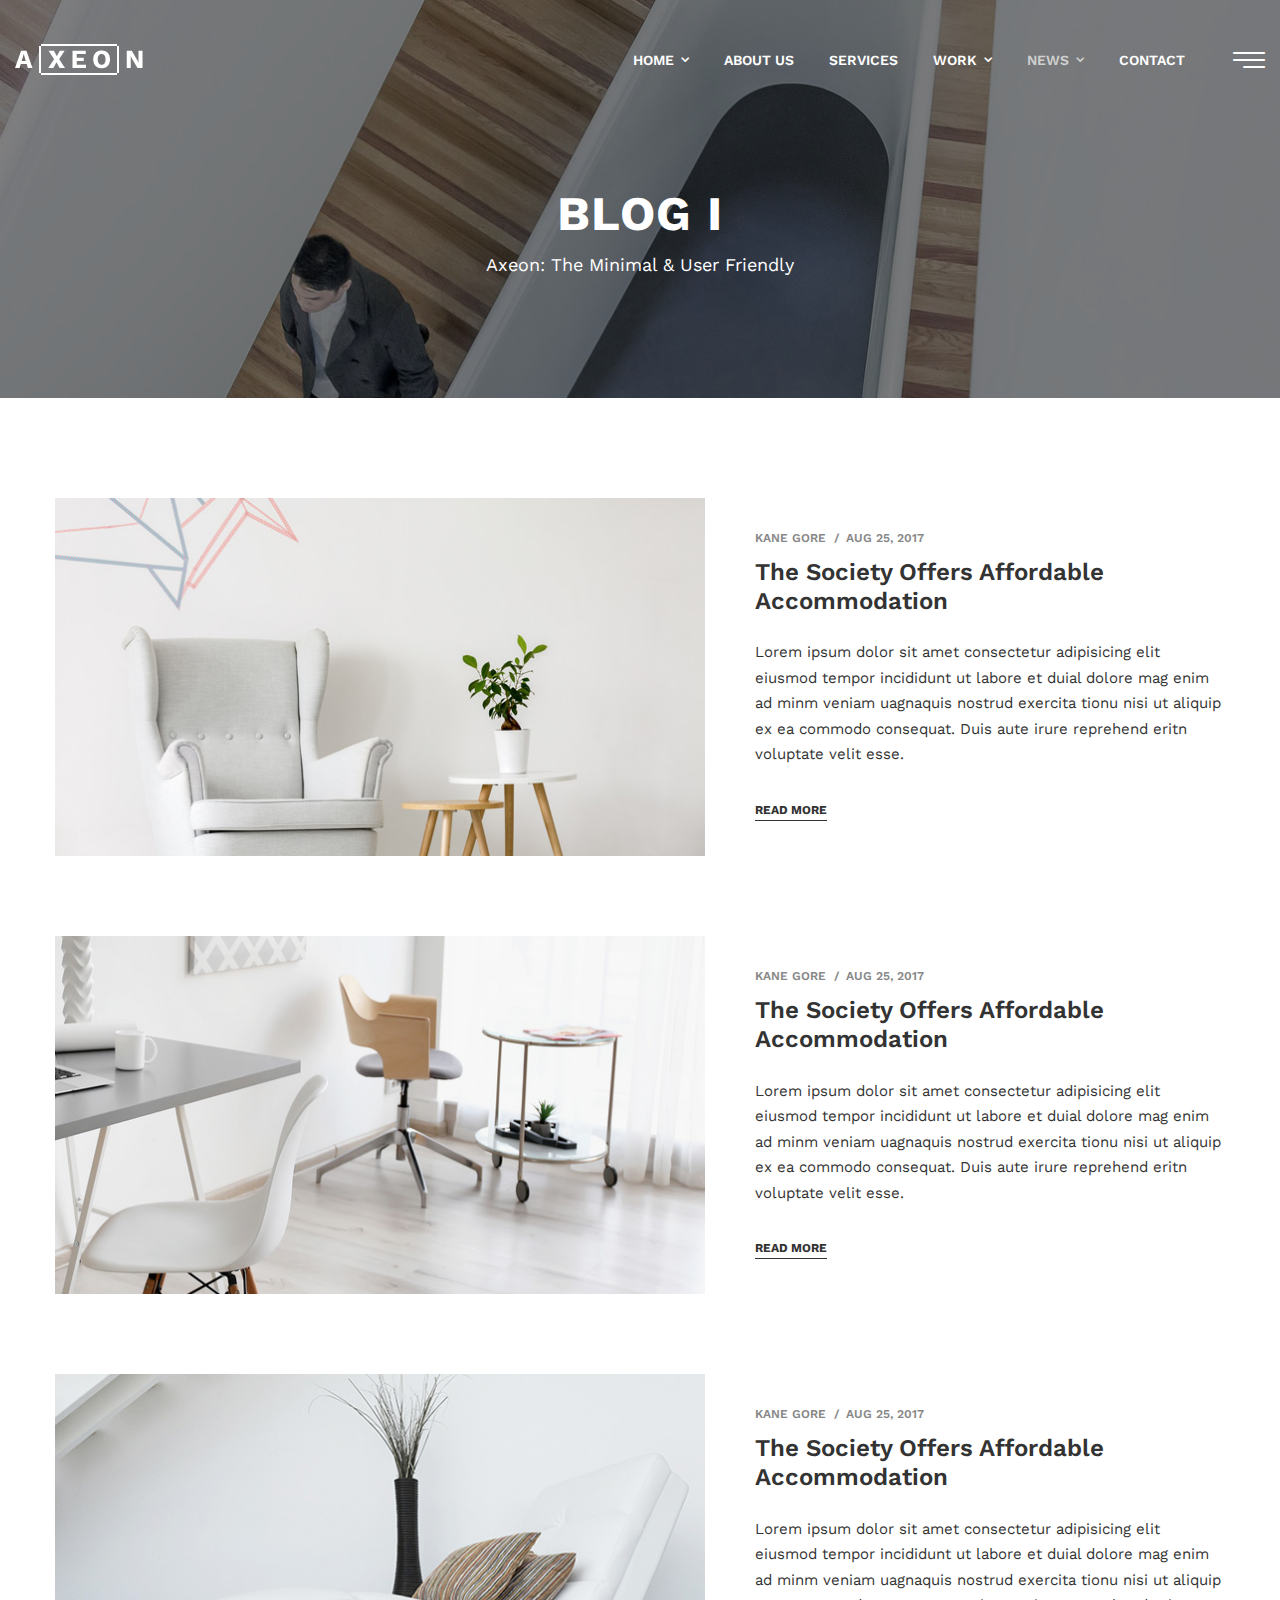
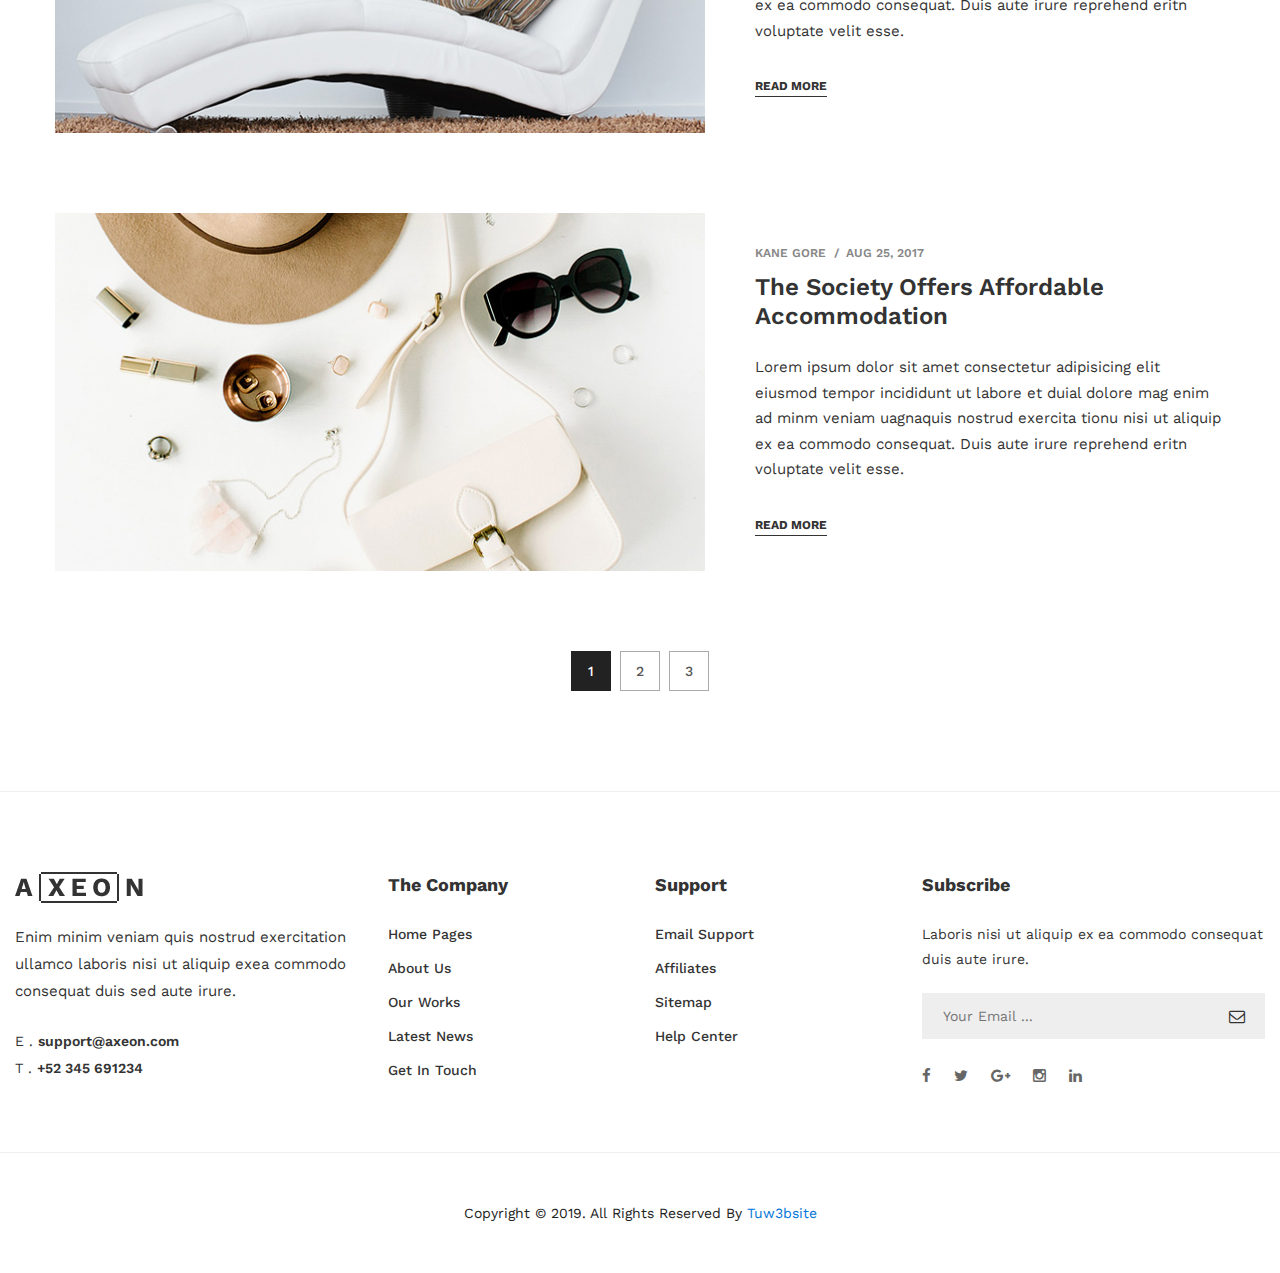
<file: blog-list.html>
<!DOCTYPE html>
<html>
<head>
<meta charset="utf-8">
<title>Axeon - Multipurpose HTML Template | Blog List View</title>
<!-- Stylesheets -->
<link href="css/bootstrap.css" rel="stylesheet">
<link href="css/style.css" rel="stylesheet">
<link href="css/responsive.css" rel="stylesheet">

<!--Favicon-->
<link rel="shortcut icon" href="images/favicon.png" type="image/x-icon">
<link rel="icon" href="images/favicon.png" type="image/x-icon">
<!-- Responsive -->
<meta http-equiv="X-UA-Compatible" content="IE=edge">
<meta name="viewport" content="width=device-width, initial-scale=1.0, maximum-scale=1.0, user-scalable=0">
<!--[if lt IE 9]><script src="https://cdnjs.cloudflare.com/ajax/libs/html5shiv/3.7.3/html5shiv.js"></script><![endif]-->
<!--[if lt IE 9]><script src="js/respond.js"></script><![endif]-->
</head>

<body>
<div class="page-wrapper">
 	
    <!-- Preloader -->
    <div class="preloader"></div>
     
    <!-- Main Header / Style Two-->
    <header class="main-header header-style-two">
        
        <!--Header-Upper-->
        <div class="header-upper">
            <div class="outer-box clearfix">
                
                <div class="logo-outer">
                    <div class="logo"><a href="index.html"><img src="images/logo-2.png" alt="" title=""></a></div>
                </div>
                
                <div class="nav-outer clearfix">
                    <!-- Main Menu -->
                    <nav class="main-menu">
                        <div class="navbar-header">
                            <!-- Toggle Button -->    	
                            <button type="button" class="navbar-toggle" data-toggle="collapse" data-target=".navbar-collapse">
                            <span class="icon-bar"></span>
                            <span class="icon-bar"></span>
                            <span class="icon-bar"></span>
                            </button>
                        </div>
                        
                        <div class="navbar-collapse collapse clearfix">
                            <ul class="navigation clearfix">
                                <li class="dropdown"><a href="blog-list.html#">Home</a>
                                    <ul>
                                        <li><a href="index.html">Home Interior</a></li>
                                        <li><a href="index-2.html">Home Architect</a></li>
                                        <li><a href="index-3.html">Home Agency</a></li>
                                        <li class="dropdown"><a href="blog-list.html#">Header Styles</a>
                                            <ul>
                                                <li><a href="index.html">Header Style 01</a></li>
                                                <li><a href="index-2.html">Header Style 02</a></li>
                                                <li><a href="index-3.html">Header Style 03</a></li>
                                            </ul>
                                        </li>
                                    </ul>
                                </li>
                                <li><a href="about.html">About us</a></li>
                                <li><a href="services.html">Services</a></li>
                                <li class="dropdown"><a href="blog-list.html#">Work</a>
                                    <ul>
                                        <li><a href="portfolio.html">Work 03 Column</a></li>
                                        <li><a href="portfolio-2.html">Work 04 Column</a></li>
                                        <li><a href="portfolio-3.html">Work Fullwidth</a></li>
                                        <li><a href="portfolio-details.html">Work Details</a></li>
                                    </ul>
                                </li>

                                <li class="current dropdown"><a href="blog-list.html#">News</a>
                                    <ul>
                                        <li><a href="blog-list.html">News List View</a></li>
                                        <li><a href="blog.html">News Classic View</a></li>
                                        <li><a href="blog-details.html">News Details</a></li>
                                        <li><a href="error-page.html">404 Page</a></li>
                                        <li><a href="search-page.html">Search Details</a></li>
                                    </ul>
                                </li>
                                <li><a href="contact.html">Contact</a></li>
                            </ul>
                        </div>
                    </nav>
                    
                    <!--Nav Toggler-->
                    <div class="nav-toggler"><span class="flaticon-menu-1"></span></div>
                    
                </div>
                
            </div>
        </div>
        <!--End Header Upper-->
    
    </header>
    <!--End Main Header -->
    
    <!--Page Title-->
    <section class="page-title" style="background-image:url(images/background/9.jpg);">
    	<div class="auto-container">
        	<div class="content-box">
            	<h1>blog I</h1>
                <div class="subtitle">Axeon: The Minimal & User Friendly</div>
            </div>
        </div>
    </section>
    
    
    <!--Blog List Section-->
    <section class="blog-list-section">
        <div class="auto-container">
            
            <!--News List Style-->
            <div class="news-list-style">
                <div class="inner-box">
                	<div class="row clearfix">
                    	<!--Image Column-->
                        <div class="image-column col-md-7 col-sm-12 col-xs-12">
                        	<figure class="image"><a href="blog-details.html"><img src="images/resource/blog-image-8.jpg" alt=""></a></figure>
                        </div>
                        
                        <!--Content Column-->
                        <div class="content-column col-md-5 col-sm-12 col-xs-12">
                        	<div class="inner">
                                <div class="post-meta">
                                    <ul class="clearfix">
                                        <li><a href="blog-details.html">kane Gore</a></li>
                                        <li><a href="blog-details.html">aug 25, 2017</a></li>
                                    </ul>
                                </div>
                                <h2><a href="blog-details.html">The Society Offers Affordable Accommodation</a></h2>
                                <div class="text">Lorem ipsum dolor sit amet consectetur adipisicing elit eiusmod tempor incididunt ut labore et duial dolore mag enim ad minm veniam uagnaquis nostrud exercita tionu nisi ut aliquip ex ea commodo consequat. Duis aute irure reprehend eritn voluptate velit esse.</div>
                                <div class="more-link"><a href="blog-details.html">read more</a></div>
                            </div>
                        </div>
                        
                    </div>
                </div>
            </div>
            
            <!--News List Style-->
            <div class="news-list-style">
                <div class="inner-box">
                	<div class="row clearfix">
                    	<!--Image Column-->
                        <div class="image-column col-md-7 col-sm-12 col-xs-12">
                        	<figure class="image"><a href="blog-details.html"><img src="images/resource/blog-image-9.jpg" alt=""></a></figure>
                        </div>
                        
                        <!--Content Column-->
                        <div class="content-column col-md-5 col-sm-12 col-xs-12">
                        	<div class="inner">
                                <div class="post-meta">
                                    <ul class="clearfix">
                                        <li><a href="blog-details.html">kane Gore</a></li>
                                        <li><a href="blog-details.html">aug 25, 2017</a></li>
                                    </ul>
                                </div>
                                <h2><a href="blog-details.html">The Society Offers Affordable Accommodation</a></h2>
                                <div class="text">Lorem ipsum dolor sit amet consectetur adipisicing elit eiusmod tempor incididunt ut labore et duial dolore mag enim ad minm veniam uagnaquis nostrud exercita tionu nisi ut aliquip ex ea commodo consequat. Duis aute irure reprehend eritn voluptate velit esse.</div>
                                <div class="more-link"><a href="blog-details.html">read more</a></div>
                            </div>
                        </div>
                        
                    </div>
                </div>
            </div>
            
            <!--News List Style-->
            <div class="news-list-style">
                <div class="inner-box">
                	<div class="row clearfix">
                    	<!--Image Column-->
                        <div class="image-column col-md-7 col-sm-12 col-xs-12">
                        	<figure class="image"><a href="blog-details.html"><img src="images/resource/blog-image-10.jpg" alt=""></a></figure>
                        </div>
                        
                        <!--Content Column-->
                        <div class="content-column col-md-5 col-sm-12 col-xs-12">
                        	<div class="inner">
                                <div class="post-meta">
                                    <ul class="clearfix">
                                        <li><a href="blog-details.html">kane Gore</a></li>
                                        <li><a href="blog-details.html">aug 25, 2017</a></li>
                                    </ul>
                                </div>
                                <h2><a href="blog-details.html">The Society Offers Affordable Accommodation</a></h2>
                                <div class="text">Lorem ipsum dolor sit amet consectetur adipisicing elit eiusmod tempor incididunt ut labore et duial dolore mag enim ad minm veniam uagnaquis nostrud exercita tionu nisi ut aliquip ex ea commodo consequat. Duis aute irure reprehend eritn voluptate velit esse.</div>
                                <div class="more-link"><a href="blog-details.html">read more</a></div>
                            </div>
                        </div>
                        
                    </div>
                </div>
            </div>
            
            <!--News List Style-->
            <div class="news-list-style">
                <div class="inner-box">
                	<div class="row clearfix">
                    	<!--Image Column-->
                        <div class="image-column col-md-7 col-sm-12 col-xs-12">
                        	<figure class="image"><a href="blog-details.html"><img src="images/resource/blog-image-11.jpg" alt=""></a></figure>
                        </div>
                        
                        <!--Content Column-->
                        <div class="content-column col-md-5 col-sm-12 col-xs-12">
                        	<div class="inner">
                                <div class="post-meta">
                                    <ul class="clearfix">
                                        <li><a href="blog-details.html">kane Gore</a></li>
                                        <li><a href="blog-details.html">aug 25, 2017</a></li>
                                    </ul>
                                </div>
                                <h2><a href="blog-details.html">The Society Offers Affordable Accommodation</a></h2>
                                <div class="text">Lorem ipsum dolor sit amet consectetur adipisicing elit eiusmod tempor incididunt ut labore et duial dolore mag enim ad minm veniam uagnaquis nostrud exercita tionu nisi ut aliquip ex ea commodo consequat. Duis aute irure reprehend eritn voluptate velit esse.</div>
                                <div class="more-link"><a href="blog-details.html">read more</a></div>
                            </div>
                        </div>
                        
                    </div>
                </div>
            </div>
                
            <!-- Styled Pagination -->
            <div class="styled-pagination centered">
                <ul class="clearfix">
                    <li><a href="blog-list.html#" class="active">1</a></li>
                    <li><a href="blog-list.html#">2</a></li>
                    <li><a href="blog-list.html#">3</a></li>
                </ul>
            </div>
            
        </div>
    </section>
    
    
    <!--Main Footer-->
    <footer class="main-footer">
    	<!--Widgets Section-->
    	<div class="widgets-section">
        	<div class="auto-container">
            	<div class="row clearfix">
                	<!--Big Column-->
                    <div class="big-column col-md-6 col-sm-12 col-xs-12">
                    	<div class="row clearfix">
                        	<!--Footer Column-->
                            <div class="footer-column col-md-7 col-sm-6 col-xs-12">
                            	<div class="footer-widget about-widget">
                                	<div class="logo"><a href="index.html"><img src="images/footer-logo.png" alt=""></a></div>
                                	<div class="widget-content">
                                    	<div class="text">Enim minim veniam quis nostrud exercitation ullamco laboris nisi ut aliquip exea commodo consequat duis sed aute irure.</div>
                                    	<ul class="contact-info">
                                        	<li>E . <a href="blog-list.html#"><strong>support@axeon.com</strong></a></li>
                                            <li>T . <a href="blog-list.html#"><strong>+52 345 691234</strong></a></li>
                                        </ul>
                                    </div>
                                </div>
                            </div><!--End Footer Column-->
                            
                            <!--Footer Column-->
                            <div class="footer-column col-md-5 col-sm-6 col-xs-12">
                            	<div class="footer-widget links-widget">
                                    <h2>The Company</h2>
                                    <div class="widget-content">
                                        <ul class="list">
                                            <li><a href="blog-list.html#">Home Pages</a></li>
                                            <li><a href="blog-list.html#">About Us</a></li>
                                            <li><a href="blog-list.html#">Our Works</a></li>
                                            <li><a href="blog-list.html#">Latest News</a></li>
                                            <li><a href="blog-list.html#">Get in Touch</a></li>
                                        </ul>
                                    </div>
                                </div>
                            </div><!--End Footer Column-->
                            
                        </div>
                    </div><!--End Big Column-->
                    
                    <!--Big Column-->
                    <div class="big-column col-md-6 col-sm-12 col-xs-12">
                    	<div class="row clearfix">
                            
                            <!--Footer Column-->
                            <div class="footer-column col-md-5 col-sm-6 col-xs-12">
                            	<div class="footer-widget links-widget">
                                    <h2>Support</h2>
                                    <div class="widget-content">
                                        <ul class="list">
                                            <li><a href="blog-list.html#">Email Support</a></li>
                                            <li><a href="blog-list.html#">Affiliates</a></li>
                                            <li><a href="blog-list.html#">Sitemap</a></li>
                                            <li><a href="blog-list.html#">Help Center</a></li>
                                        </ul>
                                    </div>
                                </div>
                            </div><!--End Footer Column-->
                            
                            <!--Footer Column-->
                            <div class="footer-column col-md-7 col-sm-6 col-xs-12">
                            	<div class="footer-widget newsletter-widget">
                                    <h2>Subscribe</h2>
                                    <div class="widget-content">
                                        <div class="text">Laboris nisi ut aliquip ex ea commodo consequat duis aute irure.</div>
                                        <div class="newsletter-form">
                                            <form method="post" action="blog.html">
                                                <div class="form-group">
                                                    <input type="email" name="field-name" value="" placeholder="Your Email ..." required>
                                                    <button type="submit" class="send-btn"><span class="fa fa-envelope-o"></span></button>
                                                </div>
                                            </form>
                                        </div>
                                        
                                        <!--Social Links-->
                                        <div class="social-links">
                                        	<ul class="clearfix">
                                            	<li><a href="blog-list.html#"><span class="fa fa-facebook-f"></span></a></li>
                                                <li><a href="blog-list.html#"><span class="fa fa-twitter"></span></a></li>
                                                <li><a href="blog-list.html#"><span class="fa fa-google-plus"></span></a></li>
                                                <li><a href="blog-list.html#"><span class="fa fa-instagram"></span></a></li>
                                                <li><a href="blog-list.html#"><span class="fa fa-linkedin"></span></a></li>
                                            </ul>
                                        </div>
                                        
                                    </div>
                                </div>
                            </div><!--End Footer Column-->
                            
                        </div>
                    </div><!--End Big Column-->
                    
                </div>
            </div>
        </div>
        
        <!--Footer Bottom-->
        <div class="footer-bottom">
        	<div class="auto-container">
            	<div class="copyright-text">Copyright &copy; 2019. All Rights Reserved By <a href="http://www.tuw3bsite.com.ve" target="_blank">Tuw3bsite</a>
            </div>
        </div>
    </footer>
    
</div>
<!--End pagewrapper-->

<!--Scroll to top-->
<div class="scroll-to-top scroll-to-target" data-target="html"><span class="icon fa fa-arrow-up"></span></div>






<script src="js/jquery.js"></script>
<script src="js/bootstrap.min.js"></script>
<script src="js/jquery-ui.js"></script>
<script src="js/jquery.fancybox.pack.js"></script>
<script src="js/jquery.fancybox-media.js"></script>
<script src="js/mixitup.js"></script>
<script src="js/owl.js"></script>
<script src="js/appear.js"></script>
<script src="js/wow.js"></script>
<script src="js/script.js"></script>

</body>
</html>
</file>
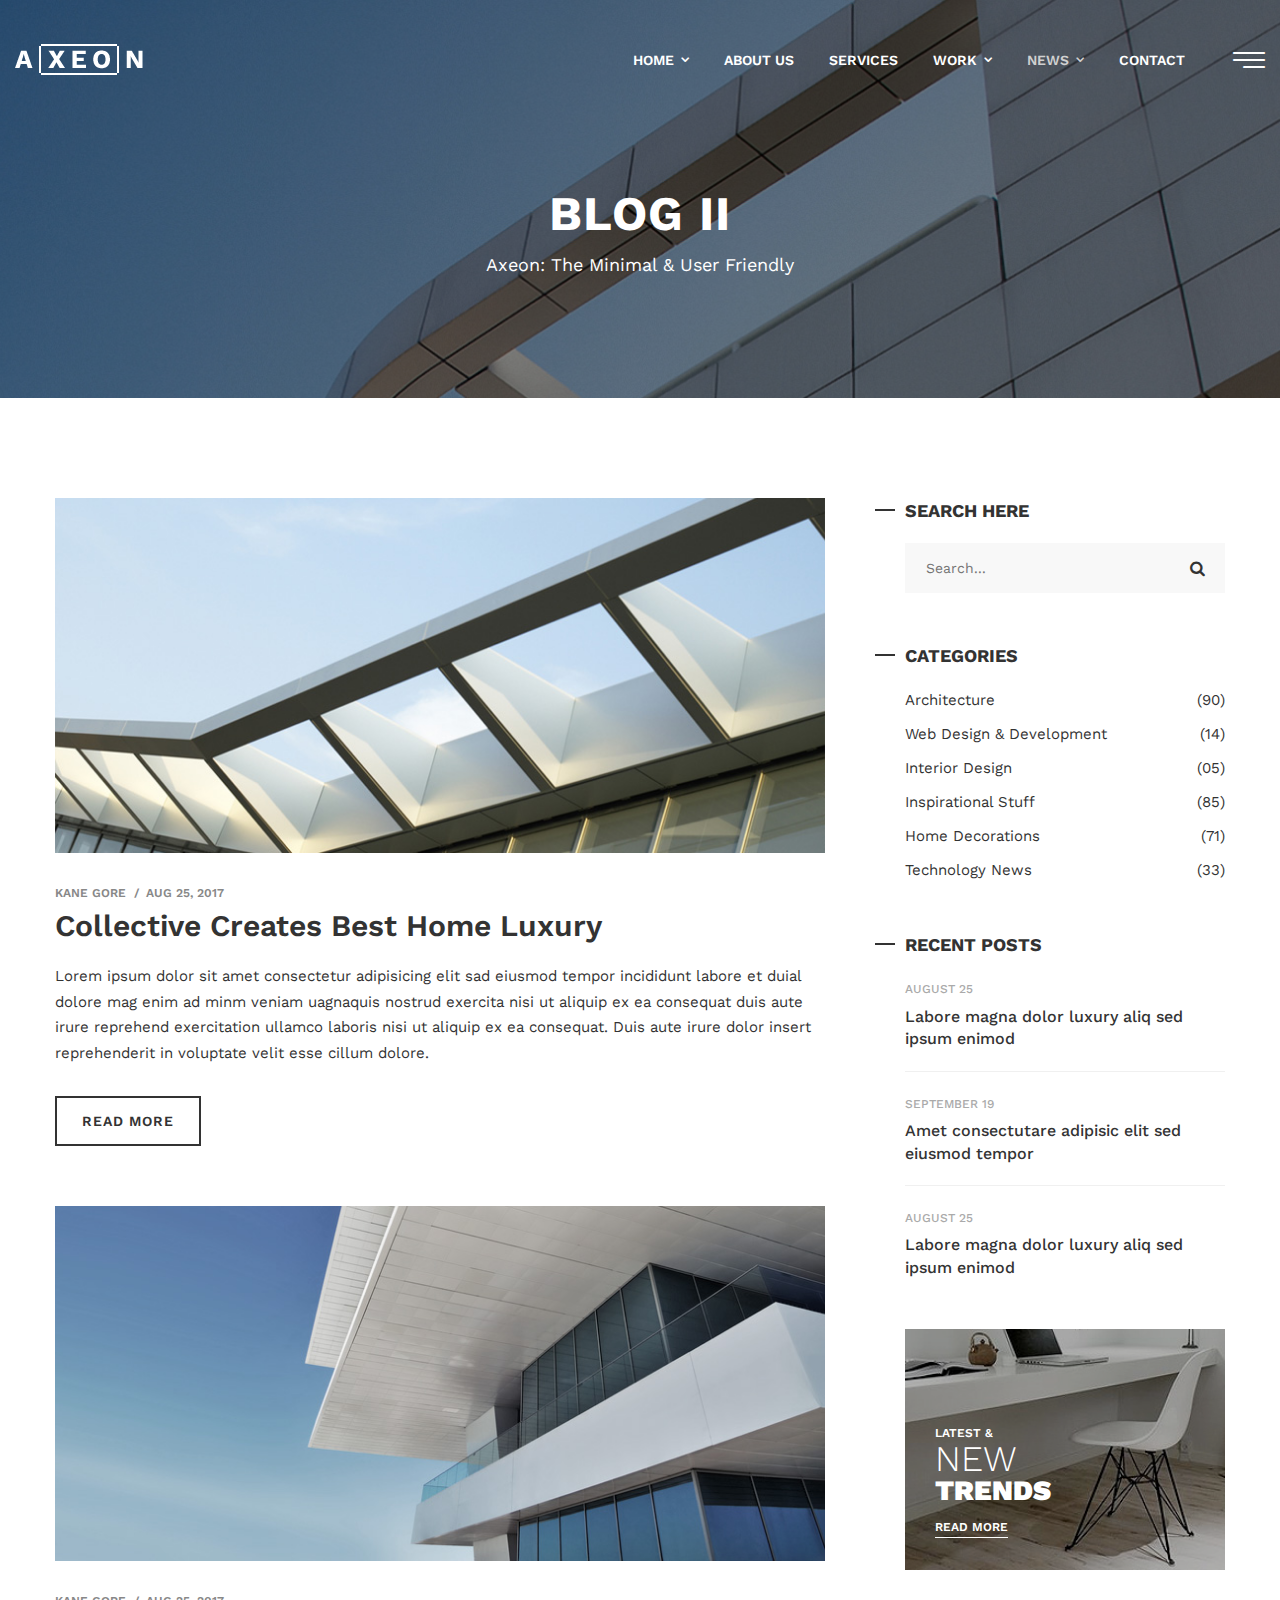
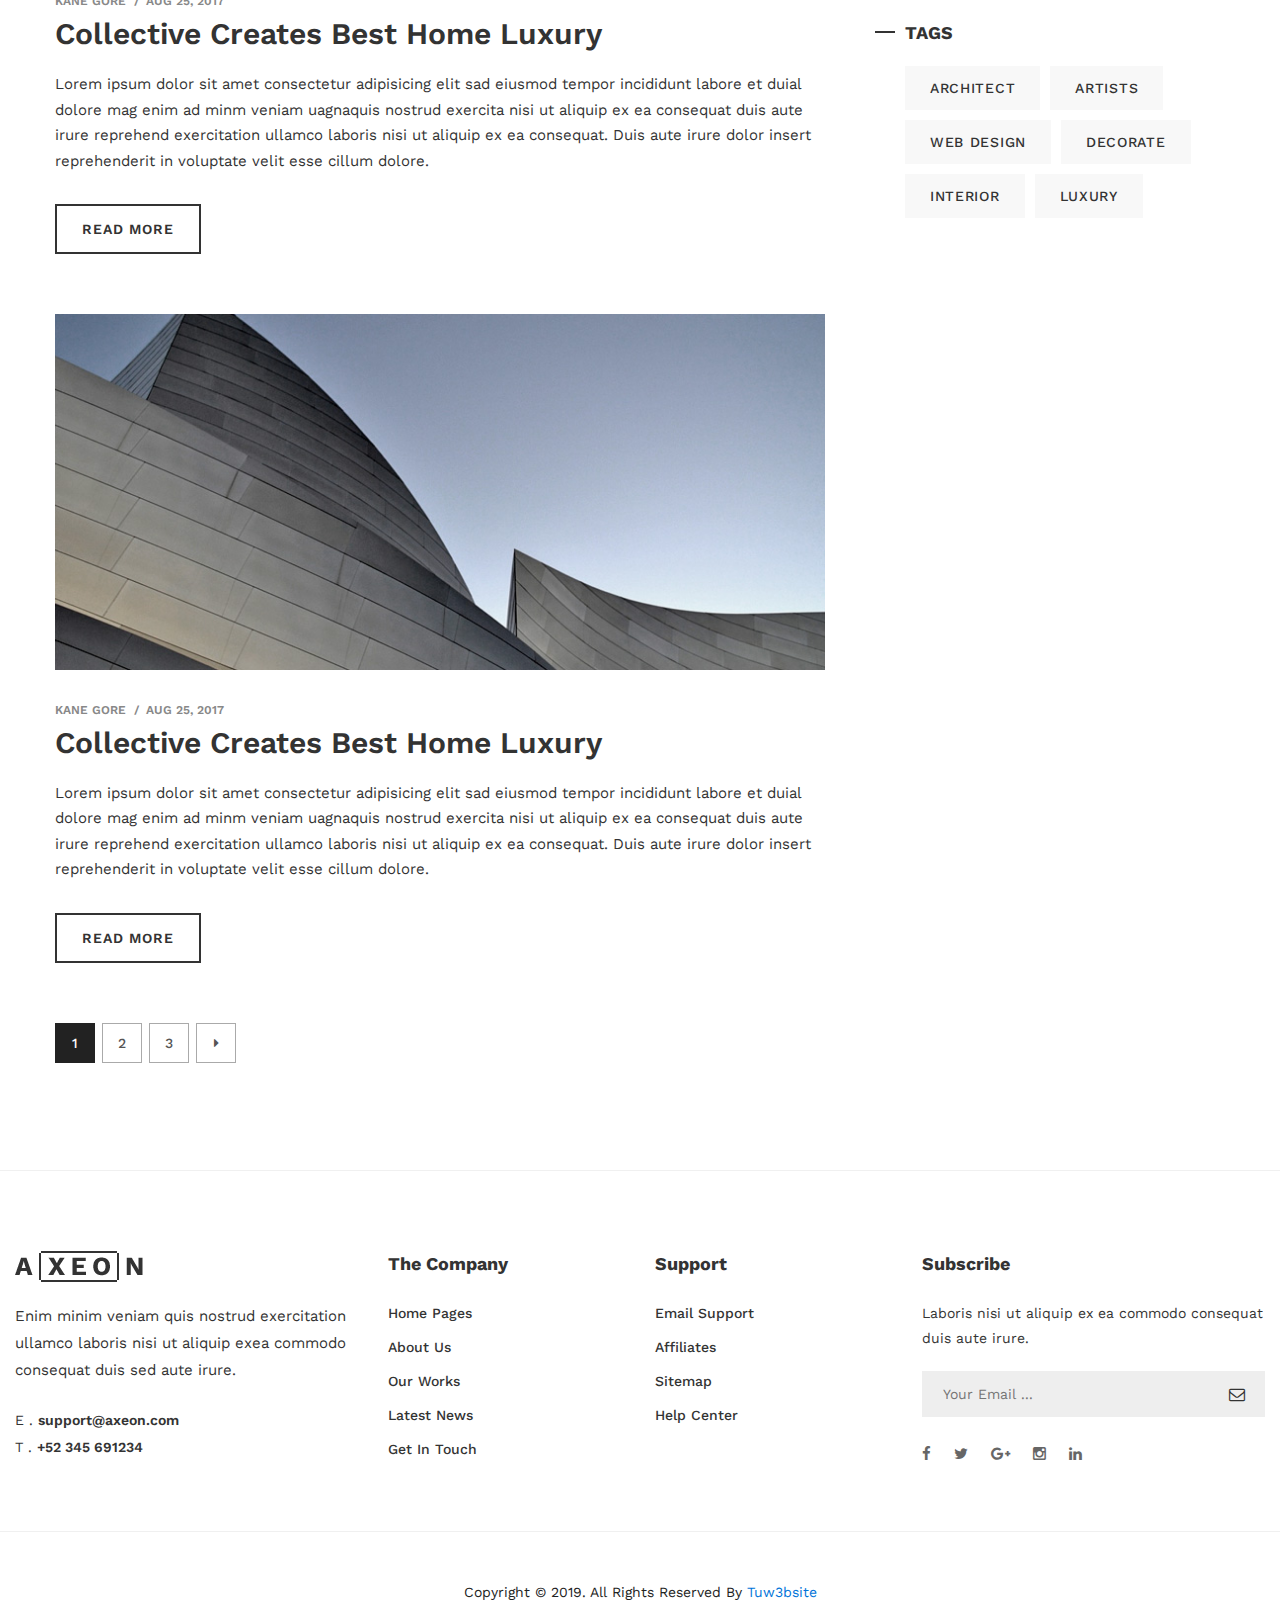
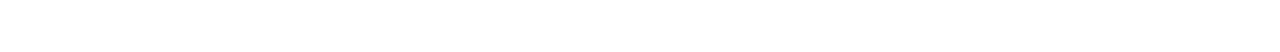
<file: blog.html>
<!DOCTYPE html>
<html>
<head>
<meta charset="utf-8">
<title>Axeon - Multipurpose HTML Template | Blog Classic View</title>
<!-- Stylesheets -->
<link href="css/bootstrap.css" rel="stylesheet">
<link href="css/style.css" rel="stylesheet">
<link href="css/responsive.css" rel="stylesheet">

<!--Favicon-->
<link rel="shortcut icon" href="images/favicon.png" type="image/x-icon">
<link rel="icon" href="images/favicon.png" type="image/x-icon">
<!-- Responsive -->
<meta http-equiv="X-UA-Compatible" content="IE=edge">
<meta name="viewport" content="width=device-width, initial-scale=1.0, maximum-scale=1.0, user-scalable=0">
<!--[if lt IE 9]><script src="https://cdnjs.cloudflare.com/ajax/libs/html5shiv/3.7.3/html5shiv.js"></script><![endif]-->
<!--[if lt IE 9]><script src="js/respond.js"></script><![endif]-->
</head>

<body>
<div class="page-wrapper">
 	
    <!-- Preloader -->
    <div class="preloader"></div>
     
    <!-- Main Header / Style Two-->
    <header class="main-header header-style-two">
        
        <!--Header-Upper-->
        <div class="header-upper">
            <div class="outer-box clearfix">
                
                <div class="logo-outer">
                    <div class="logo"><a href="index.html"><img src="images/logo-2.png" alt="" title=""></a></div>
                </div>
                
                <div class="nav-outer clearfix">
                    <!-- Main Menu -->
                    <nav class="main-menu">
                        <div class="navbar-header">
                            <!-- Toggle Button -->    	
                            <button type="button" class="navbar-toggle" data-toggle="collapse" data-target=".navbar-collapse">
                            <span class="icon-bar"></span>
                            <span class="icon-bar"></span>
                            <span class="icon-bar"></span>
                            </button>
                        </div>
                        
                        <div class="navbar-collapse collapse clearfix">
                            <ul class="navigation clearfix">
                                <li class="dropdown"><a href="blog.html#">Home</a>
                                    <ul>
                                        <li><a href="index.html">Home Interior</a></li>
                                        <li><a href="index-2.html">Home Architect</a></li>
                                        <li><a href="index-3.html">Home Agency</a></li>
                                        <li class="dropdown"><a href="blog.html#">Header Styles</a>
                                            <ul>
                                                <li><a href="index.html">Header Style 01</a></li>
                                                <li><a href="index-2.html">Header Style 02</a></li>
                                                <li><a href="index-3.html">Header Style 03</a></li>
                                            </ul>
                                        </li>
                                    </ul>
                                </li>
                                <li><a href="about.html">About us</a></li>
                                <li><a href="services.html">Services</a></li>
                                <li class="dropdown"><a href="blog.html#">Work</a>
                                    <ul>
                                        <li><a href="portfolio.html">Work 03 Column</a></li>
                                        <li><a href="portfolio-2.html">Work 04 Column</a></li>
                                        <li><a href="portfolio-3.html">Work Fullwidth</a></li>
                                        <li><a href="portfolio-details.html">Work Details</a></li>
                                    </ul>
                                </li>

                                <li class="current dropdown"><a href="blog.html#">News</a>
                                    <ul>
                                        <li><a href="blog-list.html">News List View</a></li>
                                        <li><a href="blog.html">News Classic View</a></li>
                                        <li><a href="blog-details.html">News Details</a></li>
                                        <li><a href="error-page.html">404 Page</a></li>
                                        <li><a href="search-page.html">Search Details</a></li>
                                    </ul>
                                </li>
                                <li><a href="contact.html">Contact</a></li>
                            </ul>
                        </div>
                    </nav>
                    
                    <!--Nav Toggler-->
                    <div class="nav-toggler"><span class="flaticon-menu-1"></span></div>
                    
                </div>
                
            </div>
        </div>
        <!--End Header Upper-->
    
    </header>
    <!--End Main Header -->
    
    <!--Page Title-->
    <section class="page-title" style="background-image:url(images/background/10.jpg);">
    	<div class="auto-container">
        	<div class="content-box">
            	<h1>blog II</h1>
                <div class="subtitle">Axeon: The Minimal & User Friendly</div>
            </div>
        </div>
    </section>
    
    
    <!--Sidebar Page Container-->
    <div class="sidebar-page-container">
    	<div class="auto-container">
        	<div class="row clearfix">
            	<!--Content Side-->
                <div class="content-side col-md-8 col-sm-12 col-xs-12">
                	<div class="blog-posts">
                    	<!--News Style Three-->
                        <div class="news-style-three">
                            <div class="inner-box">
                            	<!--Image Box-->
                                <div class="image-box">
                                    <figure class="image"><a href="blog-details.html"><img src="images/resource/blog-image-12.jpg" alt=""></a></figure>
                                </div>
                                <div class="post-meta">
                                    <ul class="clearfix">
                                        <li><a href="blog-details.html">kane Gore</a></li>
                                        <li><a href="blog-details.html">aug 25, 2017</a></li>
                                    </ul>
                                </div>
                                <h2><a href="blog-details.html">Collective Creates Best Home Luxury </a></h2>
                                <div class="text">Lorem ipsum dolor sit amet consectetur adipisicing elit sad eiusmod tempor incididunt labore et duial dolore mag enim ad minm veniam uagnaquis nostrud exercita nisi ut aliquip ex ea consequat duis aute irure reprehend exercitation ullamco laboris nisi ut aliquip ex ea  consequat. Duis aute irure dolor insert reprehenderit in voluptate velit esse cillum dolore.</div>
                                <div class="more-link"><a href="blog-details.html" class="theme-btn btn-style-three">read more</a></div>
                            </div>
                        </div>
                        <!--News Style Three-->
                        <div class="news-style-three">
                            <div class="inner-box">
                            	<!--Image Box-->
                                <div class="image-box">
                                    <figure class="image"><a href="blog-details.html"><img src="images/resource/blog-image-13.jpg" alt=""></a></figure>
                                </div>
                                <div class="post-meta">
                                    <ul class="clearfix">
                                        <li><a href="blog-details.html">kane Gore</a></li>
                                        <li><a href="blog-details.html">aug 25, 2017</a></li>
                                    </ul>
                                </div>
                                <h2><a href="blog-details.html">Collective Creates Best Home Luxury </a></h2>
                                <div class="text">Lorem ipsum dolor sit amet consectetur adipisicing elit sad eiusmod tempor incididunt labore et duial dolore mag enim ad minm veniam uagnaquis nostrud exercita nisi ut aliquip ex ea consequat duis aute irure reprehend exercitation ullamco laboris nisi ut aliquip ex ea  consequat. Duis aute irure dolor insert reprehenderit in voluptate velit esse cillum dolore.</div>
                                <div class="more-link"><a href="blog-details.html" class="theme-btn btn-style-three">read more</a></div>
                            </div>
                        </div>
                        <!--News Style Three-->
                        <div class="news-style-three">
                            <div class="inner-box">
                            	<!--Image Box-->
                                <div class="image-box">
                                    <figure class="image"><a href="blog-details.html"><img src="images/resource/blog-image-14.jpg" alt=""></a></figure>
                                </div>
                                <div class="post-meta">
                                    <ul class="clearfix">
                                        <li><a href="blog-details.html">kane Gore</a></li>
                                        <li><a href="blog-details.html">aug 25, 2017</a></li>
                                    </ul>
                                </div>
                                <h2><a href="blog-details.html">Collective Creates Best Home Luxury </a></h2>
                                <div class="text">Lorem ipsum dolor sit amet consectetur adipisicing elit sad eiusmod tempor incididunt labore et duial dolore mag enim ad minm veniam uagnaquis nostrud exercita nisi ut aliquip ex ea consequat duis aute irure reprehend exercitation ullamco laboris nisi ut aliquip ex ea  consequat. Duis aute irure dolor insert reprehenderit in voluptate velit esse cillum dolore.</div>
                                <div class="more-link"><a href="blog-details.html" class="theme-btn btn-style-three">read more</a></div>
                            </div>
                        </div>
                        
                        <!-- Styled Pagination -->
                        <div class="styled-pagination">
                            <ul class="clearfix">
                                <li><a href="blog.html#" class="active">1</a></li>
                                <li><a href="blog.html#">2</a></li>
                                <li><a href="blog.html#">3</a></li>
                                <li><a href="blog.html#"><span class="fa fa-caret-right"></span></a></li>
                            </ul>
                        </div>
                    </div>
                </div>
                
                <!--Sidebar Side-->
                <div class="sidebar-side col-md-4 col-sm-12 col-xs-12">
                	<aside class="sidebar">
                    	<!-- Search Widget -->
                        <div class="sidebar-widget search-widget">
                        	<div class="widget-inner">
                            	<div class="sidebar-title"><h3>Search Here</h3></div>
                                <form method="post" action="blog.html">
                                    <div class="form-group">
                                        <input type="search" name="search-field" value="" placeholder="Search..." required>
                                        <button type="submit"><span class="icon fa fa-search"></span></button>
                                    </div>
                                </form>
                            </div>
                        </div>
                        
                    	<!--Links-->
                        <div class="sidebar-widget links-widget">
                        	<div class="widget-inner">
                            	<div class="sidebar-title"><h3>categories</h3></div>
                                <ul class="links-list">
                                	<li><a href="blog.html#" class="clearfix"><span class="pull-left">Architecture</span><span class="pull-right">(90)</span></a></li>
                                    <li><a href="blog.html#" class="clearfix"><span class="pull-left">Web Design & Development</span><span class="pull-right">(14)</span></a></li>
                                    <li><a href="blog.html#" class="clearfix"><span class="pull-left">Interior Design</span><span class="pull-right">(05)</span></a></li>
                                    <li><a href="blog.html#" class="clearfix"><span class="pull-left">Inspirational Stuff</span><span class="pull-right">(85)</span></a></li>
                                    <li><a href="blog.html#" class="clearfix"><span class="pull-left">Home Decorations</span><span class="pull-right">(71)</span></a></li>
                                    <li><a href="blog.html#" class="clearfix"><span class="pull-left">Technology News</span><span class="pull-right">(33)</span></a></li>
                                </ul>
                            </div>
                        </div>
                        
                        <!--Recent Posts-->
                        <div class="sidebar-widget recent-posts">
                        	<div class="widget-inner">
                            	<div class="sidebar-title"><h3>recent posts</h3></div>
                                <!--Post-->
                                <div class="post">
                                	<div class="post-date">august 25 </div>
                                    <h4><a href="blog.html#">Labore magna dolor luxury aliq sed ipsum enimod</a></h4>
                                </div>
                                
                                <!--Post-->
                                <div class="post">
                                	<div class="post-date">september 19 </div>
                                    <h4><a href="blog.html#">Amet consectutare adipisic elit sed eiusmod tempor</a></h4>
                                </div>
                                
                                <!--Post-->
                                <div class="post">
                                	<div class="post-date">august 25 </div>
                                    <h4><a href="blog.html#">Labore magna dolor luxury aliq sed ipsum enimod</a></h4>
                                </div>
                                
                            </div>
                        </div>
                        
                        <!-- Featured Post Widget -->
                        <div class="sidebar-widget featured-post-widget">
                        	<div class="widget-inner">
                            	<div class="image-box">
                                	<figure class="image"><img src="images/resource/blog-image-15.jpg" alt=""></figure>
                                    <div class="overlay-box">
                                        <div class="overlay-inner">
                                            <h3><a href="blog.html#"><span class="span-one">Latest &amp;</span><span class="span-two">NEW</span><span class="span-three">trends</span></a></h3>
                                            <div class="more-link"><a href="blog.html#">Read More</a></div>
                                        </div>
                                    </div>
                                </div>
                            </div>
                        </div>
                        
                        <!-- Tags Widget -->
                        <div class="sidebar-widget tags-widget">
                        	<div class="widget-inner">
                            	<div class="sidebar-title"><h3>tags</h3></div>
                                <ul class="tags-list clearfix">
                                	<li><a href="blog.html#">architect</a></li>
                                    <li><a href="blog.html#">artists</a></li>
                                    <li><a href="blog.html#">web design</a></li>
                                    <li><a href="blog.html#">decorate</a></li>
                                    <li><a href="blog.html#">interior</a></li>
                                    <li><a href="blog.html#">luxury</a></li>
                                </ul>
                            </div>
                        </div>
                        
                    </aside>
                </div>
            </div>
        </div>
    </div>
    
    <!--Main Footer-->
    <footer class="main-footer">
    	<!--Widgets Section-->
    	<div class="widgets-section">
        	<div class="auto-container">
            	<div class="row clearfix">
                	<!--Big Column-->
                    <div class="big-column col-md-6 col-sm-12 col-xs-12">
                    	<div class="row clearfix">
                        	<!--Footer Column-->
                            <div class="footer-column col-md-7 col-sm-6 col-xs-12">
                            	<div class="footer-widget about-widget">
                                	<div class="logo"><a href="index.html"><img src="images/footer-logo.png" alt=""></a></div>
                                	<div class="widget-content">
                                    	<div class="text">Enim minim veniam quis nostrud exercitation ullamco laboris nisi ut aliquip exea commodo consequat duis sed aute irure.</div>
                                    	<ul class="contact-info">
                                        	<li>E . <a href="blog.html#"><strong>support@axeon.com</strong></a></li>
                                            <li>T . <a href="blog.html#"><strong>+52 345 691234</strong></a></li>
                                        </ul>
                                    </div>
                                </div>
                            </div><!--End Footer Column-->
                            
                            <!--Footer Column-->
                            <div class="footer-column col-md-5 col-sm-6 col-xs-12">
                            	<div class="footer-widget links-widget">
                                    <h2>The Company</h2>
                                    <div class="widget-content">
                                        <ul class="list">
                                            <li><a href="blog.html#">Home Pages</a></li>
                                            <li><a href="blog.html#">About Us</a></li>
                                            <li><a href="blog.html#">Our Works</a></li>
                                            <li><a href="blog.html#">Latest News</a></li>
                                            <li><a href="blog.html#">Get in Touch</a></li>
                                        </ul>
                                    </div>
                                </div>
                            </div><!--End Footer Column-->
                            
                        </div>
                    </div><!--End Big Column-->
                    
                    <!--Big Column-->
                    <div class="big-column col-md-6 col-sm-12 col-xs-12">
                    	<div class="row clearfix">
                            
                            <!--Footer Column-->
                            <div class="footer-column col-md-5 col-sm-6 col-xs-12">
                            	<div class="footer-widget links-widget">
                                    <h2>Support</h2>
                                    <div class="widget-content">
                                        <ul class="list">
                                            <li><a href="blog.html#">Email Support</a></li>
                                            <li><a href="blog.html#">Affiliates</a></li>
                                            <li><a href="blog.html#">Sitemap</a></li>
                                            <li><a href="blog.html#">Help Center</a></li>
                                        </ul>
                                    </div>
                                </div>
                            </div><!--End Footer Column-->
                            
                            <!--Footer Column-->
                            <div class="footer-column col-md-7 col-sm-6 col-xs-12">
                            	<div class="footer-widget newsletter-widget">
                                    <h2>Subscribe</h2>
                                    <div class="widget-content">
                                        <div class="text">Laboris nisi ut aliquip ex ea commodo consequat duis aute irure.</div>
                                        <div class="newsletter-form">
                                            <form method="post" action="blog.html">
                                                <div class="form-group">
                                                    <input type="email" name="field-name" value="" placeholder="Your Email ..." required>
                                                    <button type="submit" class="send-btn"><span class="fa fa-envelope-o"></span></button>
                                                </div>
                                            </form>
                                        </div>
                                        
                                        <!--Social Links-->
                                        <div class="social-links">
                                        	<ul class="clearfix">
                                            	<li><a href="blog.html#"><span class="fa fa-facebook-f"></span></a></li>
                                                <li><a href="blog.html#"><span class="fa fa-twitter"></span></a></li>
                                                <li><a href="blog.html#"><span class="fa fa-google-plus"></span></a></li>
                                                <li><a href="blog.html#"><span class="fa fa-instagram"></span></a></li>
                                                <li><a href="blog.html#"><span class="fa fa-linkedin"></span></a></li>
                                            </ul>
                                        </div>
                                        
                                    </div>
                                </div>
                            </div><!--End Footer Column-->
                            
                        </div>
                    </div><!--End Big Column-->
                    
                </div>
            </div>
        </div>
        
        <!--Footer Bottom-->
        <div class="footer-bottom">
        	<div class="auto-container">
            	<div class="copyright-text">Copyright &copy; 2019. All Rights Reserved By <a href="http://www.tuw3bsite.com.ve" target="_blank">Tuw3bsite</a>
            </div>
        </div>
    </footer>
    
</div>
<!--End pagewrapper-->

<!--Scroll to top-->
<div class="scroll-to-top scroll-to-target" data-target="html"><span class="icon fa fa-arrow-up"></span></div>






<script src="js/jquery.js"></script>
<script src="js/bootstrap.min.js"></script>
<script src="js/jquery-ui.js"></script>
<script src="js/jquery.fancybox.pack.js"></script>
<script src="js/jquery.fancybox-media.js"></script>
<script src="js/mixitup.js"></script>
<script src="js/owl.js"></script>
<script src="js/appear.js"></script>
<script src="js/wow.js"></script>
<script src="js/script.js"></script>

</body>
</html>
</file>
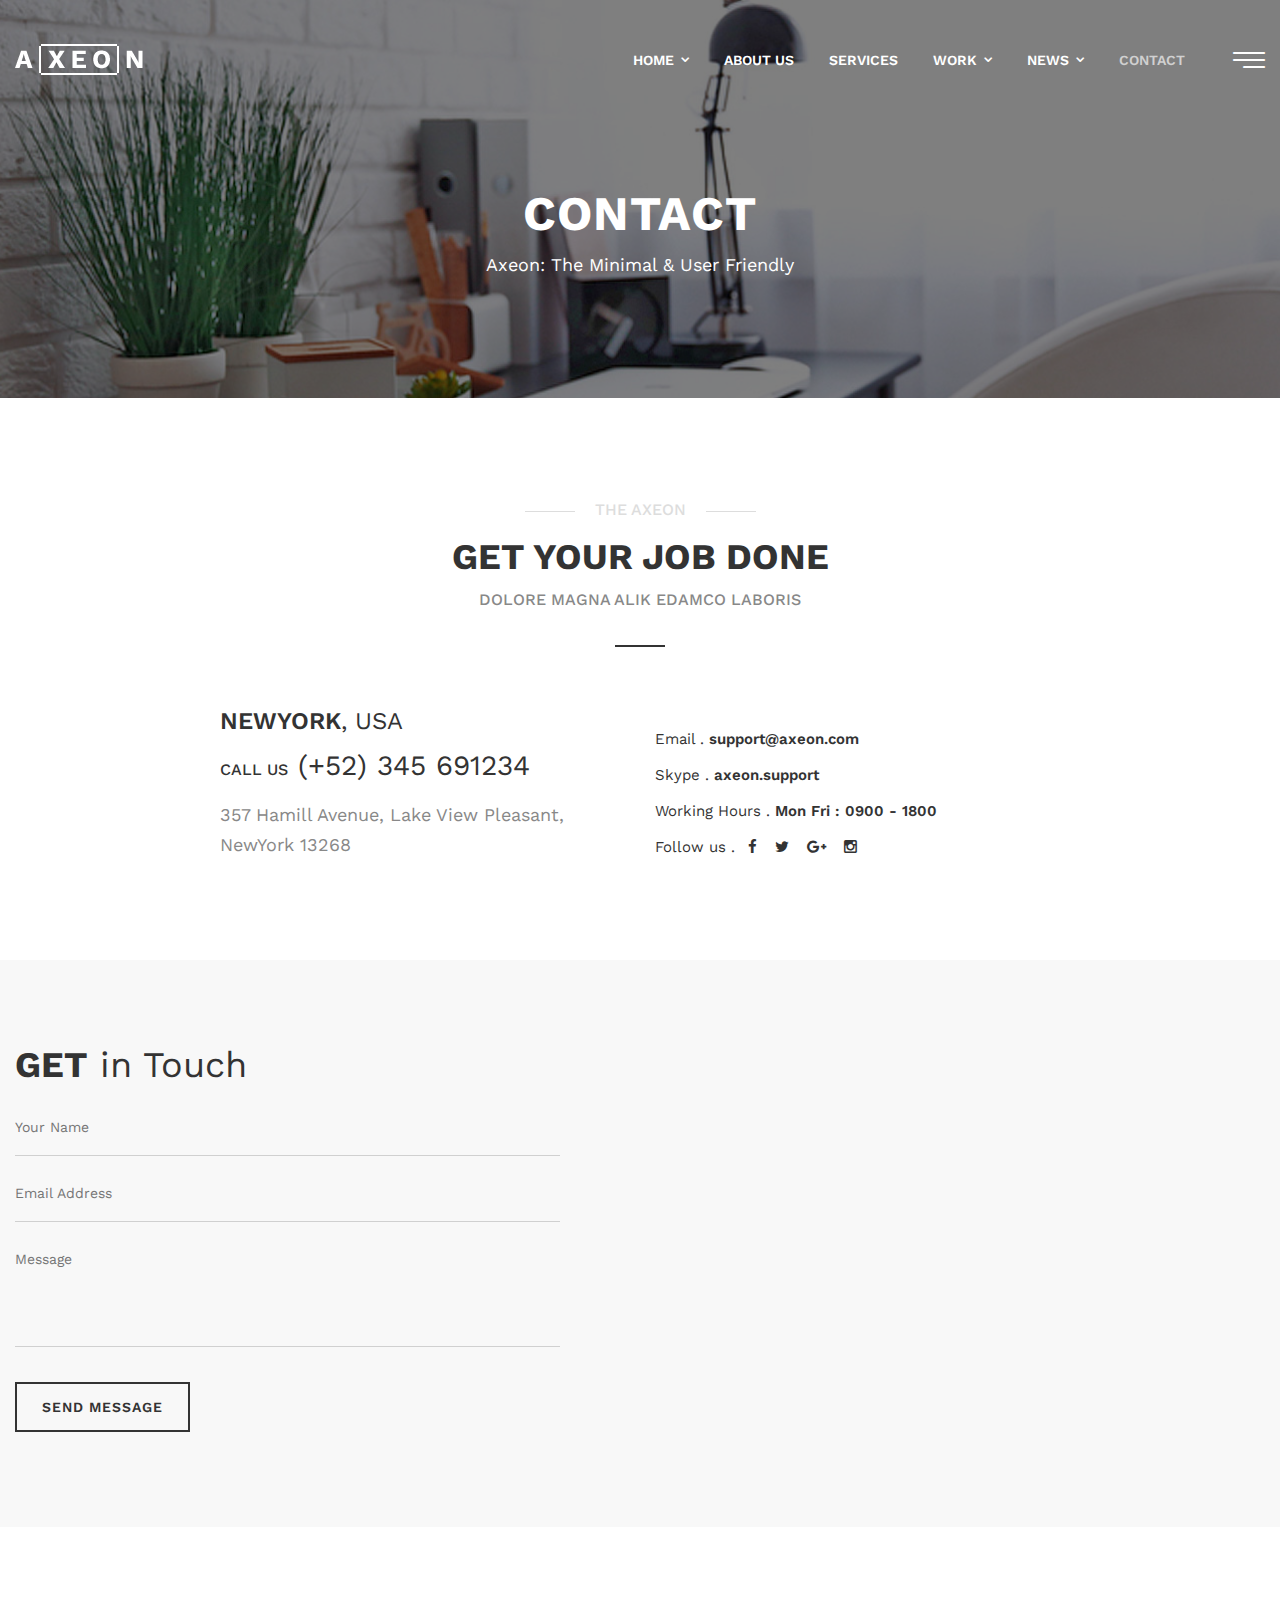
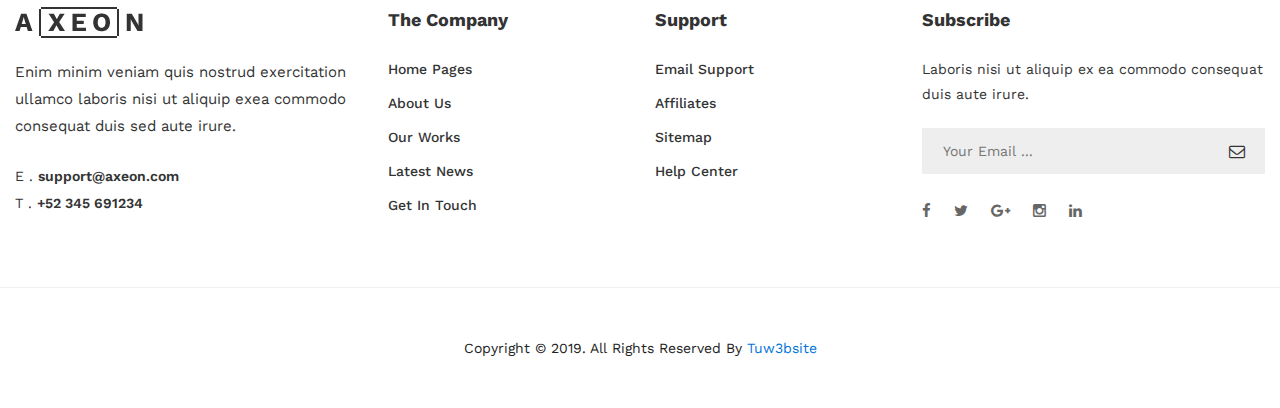
<file: contact.html>
<!DOCTYPE html>
<html>
<head>
<meta charset="utf-8">
<title>Axeon - Multipurpose HTML Template | Contact Us</title>
<!-- Stylesheets -->
<link href="css/bootstrap.css" rel="stylesheet">
<link href="css/style.css" rel="stylesheet">
<link href="css/responsive.css" rel="stylesheet">

<!--Favicon-->
<link rel="shortcut icon" href="images/favicon.png" type="image/x-icon">
<link rel="icon" href="images/favicon.png" type="image/x-icon">
<!-- Responsive -->
<meta http-equiv="X-UA-Compatible" content="IE=edge">
<meta name="viewport" content="width=device-width, initial-scale=1.0, maximum-scale=1.0, user-scalable=0">
<!--[if lt IE 9]><script src="https://cdnjs.cloudflare.com/ajax/libs/html5shiv/3.7.3/html5shiv.js"></script><![endif]-->
<!--[if lt IE 9]><script src="js/respond.js"></script><![endif]-->
</head>

<body>
<div class="page-wrapper">
 	
    <!-- Preloader -->
    <div class="preloader"></div>
     
    <!-- Main Header / Style Two-->
    <header class="main-header header-style-two">
        
        <!--Header-Upper-->
        <div class="header-upper">
            <div class="outer-box clearfix">
                
                <div class="logo-outer">
                    <div class="logo"><a href="index.html"><img src="images/logo-2.png" alt="" title=""></a></div>
                </div>
                
                <div class="nav-outer clearfix">
                    <!-- Main Menu -->
                    <nav class="main-menu">
                        <div class="navbar-header">
                            <!-- Toggle Button -->    	
                            <button type="button" class="navbar-toggle" data-toggle="collapse" data-target=".navbar-collapse">
                            <span class="icon-bar"></span>
                            <span class="icon-bar"></span>
                            <span class="icon-bar"></span>
                            </button>
                        </div>
                        
                        <div class="navbar-collapse collapse clearfix">
                            <ul class="navigation clearfix">
                                <li class="dropdown"><a href="contact.html#">Home</a>
                                    <ul>
                                        <li><a href="index.html">Home Interior</a></li>
                                        <li><a href="index-2.html">Home Architect</a></li>
                                        <li><a href="index-3.html">Home Agency</a></li>
                                        <li class="dropdown"><a href="contact.html#">Header Styles</a>
                                            <ul>
                                                <li><a href="index.html">Header Style 01</a></li>
                                                <li><a href="index-2.html">Header Style 02</a></li>
                                                <li><a href="index-3.html">Header Style 03</a></li>
                                            </ul>
                                        </li>
                                    </ul>
                                </li>
                                <li><a href="about.html">About us</a></li>
                                <li><a href="services.html">Services</a></li>
                                <li class="dropdown"><a href="contact.html#">Work</a>
                                    <ul>
                                        <li><a href="portfolio.html">Work 03 Column</a></li>
                                        <li><a href="portfolio-2.html">Work 04 Column</a></li>
                                        <li><a href="portfolio-3.html">Work Fullwidth</a></li>
                                        <li><a href="portfolio-details.html">Work Details</a></li>
                                    </ul>
                                </li>

                                <li class="dropdown"><a href="contact.html#">News</a>
                                    <ul>
                                        <li><a href="blog-list.html">News List View</a></li>
                                        <li><a href="blog.html">News Classic View</a></li>
                                        <li><a href="blog-details.html">News Details</a></li>
                                        <li><a href="error-page.html">404 Page</a></li>
                                        <li><a href="search-page.html">Search Details</a></li>
                                    </ul>
                                </li>
                                <li class="current"><a href="contact.html">Contact</a></li>
                            </ul>
                        </div>
                    </nav>
                    
                    <!--Nav Toggler-->
                    <div class="nav-toggler"><span class="flaticon-menu-1"></span></div>
                    
                </div>
                
            </div>
        </div>
        <!--End Header Upper-->
    
    </header>
    <!--End Main Header -->
    
    <!--Page Title-->
    <section class="page-title" style="background-image:url(images/background/4.jpg);">
    	<div class="auto-container">
        	<div class="content-box">
            	<h1>contact</h1>
                <div class="subtitle">Axeon: The Minimal & User Friendly</div>
            </div>
        </div>
    </section>
    
    
    <!--Contact Info Section-->
    <section class="contact-info-section">
    	<div class="auto-container">
        	<!--Heading-->
        	<div class="title-box">
                <h3 class="subtitle">the axeon</h3>
                <h2>get your job done</h2>
                <h4>Dolore magna alik edamco laboris</h4>
            </div>
            
            <div class="info-container">
                <div class="row clearfix">
                    
                    <!--Left Column-->
                    <div class="left-column col-md-6 col-sm-6 col-xs-12">
                        <div class="inner-box">
                            <div class="city"><strong>NewYork</strong>, USA</div>
                            <div class="phone"><span>call us</span> (+52) 345 691234</div>
                            <div class="address">357 Hamill Avenue, Lake View Pleasant, NewYork 13268</div>
                        </div>
                    </div>
                    <!--Right Column-->
                    <div class="right-column col-md-6 col-sm-6 col-xs-12">
                        <div class="inner-box">
                            <ul class="contact-info">
                                <li>Email . <strong>support@axeon.com</strong></li>
                                <li>Skype . <strong>axeon.support</strong></li>
                                <li>Working Hours .  <strong>Mon Fri : 0900 - 1800</strong></li>
                                <li class="social">Follow us . &ensp;<a href="contact.html#"><span class="fa fa-facebook-f"></span></a> &ensp; <a href="contact.html#"><span class="fa fa-twitter"></span></a> &ensp; <a href="contact.html#"><span class="fa fa-google-plus"></span></a> &ensp; <a href="contact.html#"><span class="fa fa-instagram"></span></a></li>
                            </ul>
                        </div>
                    </div>
                    
                </div>
        	</div>
                
        </div>
    </section>
    
    <!--Contact Section-->
    <section class="contact-section">
    	<div class="outer-container clearfix">
        	
            <!--Form Column-->
            <div class="form-column">
            	<div class="clearfix">
                	<div class="inner">
                    	<h2><strong>GET</strong> in Touch</h2>
                        <!--Contact Us Form-->
                        <div class="contact-us-form">
                            <form method="post" action="http://t.commonsupport.com/axeon/sendemail.php" id="contact-form">
                                <div class="form-group">
                                    <input type="text" name="username" value="" placeholder="Your Name">
                                </div>
                                <div class="form-group">
                                    <input type="email" name="email" value="" placeholder="Email Address">
                                </div>
                                <div class="form-group">
                                    <textarea name="message" placeholder="Message"></textarea>
                                </div>
                                <div class="form-group">
                                    <button type="submit" class="theme-btn btn-style-three">send message</button>
                                </div>
                            </form>
                        </div>
                    </div>
                </div>
            </div>
            
            <!--Map Column-->
            <div class="map-column">
            	<!--Map Canvas-->
                <div class="map-canvas"
                    data-zoom="10"
                    data-lat="-37.817085"
                    data-lng="144.955631"
                    data-type="roadmap"
                    data-hue="#ffc400"
                    data-title="Envato"
                    data-content="Melbourne VIC 3000, Australia<br><a href='mailto:info@youremail.com'>info@youremail.com</a>">
                </div>
            </div>
            
        </div>
    </section>
    
    
    <!--Main Footer-->
    <footer class="main-footer">
    	<!--Widgets Section-->
    	<div class="widgets-section">
        	<div class="auto-container">
            	<div class="row clearfix">
                	<!--Big Column-->
                    <div class="big-column col-md-6 col-sm-12 col-xs-12">
                    	<div class="row clearfix">
                        	<!--Footer Column-->
                            <div class="footer-column col-md-7 col-sm-6 col-xs-12">
                            	<div class="footer-widget about-widget">
                                	<div class="logo"><a href="index.html"><img src="images/footer-logo.png" alt=""></a></div>
                                	<div class="widget-content">
                                    	<div class="text">Enim minim veniam quis nostrud exercitation ullamco laboris nisi ut aliquip exea commodo consequat duis sed aute irure.</div>
                                    	<ul class="contact-info">
                                        	<li>E . <a href="contact.html#"><strong>support@axeon.com</strong></a></li>
                                            <li>T . <a href="contact.html#"><strong>+52 345 691234</strong></a></li>
                                        </ul>
                                    </div>
                                </div>
                            </div><!--End Footer Column-->
                            
                            <!--Footer Column-->
                            <div class="footer-column col-md-5 col-sm-6 col-xs-12">
                            	<div class="footer-widget links-widget">
                                    <h2>The Company</h2>
                                    <div class="widget-content">
                                        <ul class="list">
                                            <li><a href="contact.html#">Home Pages</a></li>
                                            <li><a href="contact.html#">About Us</a></li>
                                            <li><a href="contact.html#">Our Works</a></li>
                                            <li><a href="contact.html#">Latest News</a></li>
                                            <li><a href="contact.html#">Get in Touch</a></li>
                                        </ul>
                                    </div>
                                </div>
                            </div><!--End Footer Column-->
                            
                        </div>
                    </div><!--End Big Column-->
                    
                    <!--Big Column-->
                    <div class="big-column col-md-6 col-sm-12 col-xs-12">
                    	<div class="row clearfix">
                            
                            <!--Footer Column-->
                            <div class="footer-column col-md-5 col-sm-6 col-xs-12">
                            	<div class="footer-widget links-widget">
                                    <h2>Support</h2>
                                    <div class="widget-content">
                                        <ul class="list">
                                            <li><a href="contact.html#">Email Support</a></li>
                                            <li><a href="contact.html#">Affiliates</a></li>
                                            <li><a href="contact.html#">Sitemap</a></li>
                                            <li><a href="contact.html#">Help Center</a></li>
                                        </ul>
                                    </div>
                                </div>
                            </div><!--End Footer Column-->
                            
                            <!--Footer Column-->
                            <div class="footer-column col-md-7 col-sm-6 col-xs-12">
                            	<div class="footer-widget newsletter-widget">
                                    <h2>Subscribe</h2>
                                    <div class="widget-content">
                                        <div class="text">Laboris nisi ut aliquip ex ea commodo consequat duis aute irure.</div>
                                        <div class="newsletter-form">
                                            <form method="post" action="blog.html">
                                                <div class="form-group">
                                                    <input type="email" name="field-name" value="" placeholder="Your Email ..." required>
                                                    <button type="submit" class="send-btn"><span class="fa fa-envelope-o"></span></button>
                                                </div>
                                            </form>
                                        </div>
                                        
                                        <!--Social Links-->
                                        <div class="social-links">
                                        	<ul class="clearfix">
                                            	<li><a href="contact.html#"><span class="fa fa-facebook-f"></span></a></li>
                                                <li><a href="contact.html#"><span class="fa fa-twitter"></span></a></li>
                                                <li><a href="contact.html#"><span class="fa fa-google-plus"></span></a></li>
                                                <li><a href="contact.html#"><span class="fa fa-instagram"></span></a></li>
                                                <li><a href="contact.html#"><span class="fa fa-linkedin"></span></a></li>
                                            </ul>
                                        </div>
                                        
                                    </div>
                                </div>
                            </div><!--End Footer Column-->
                            
                        </div>
                    </div><!--End Big Column-->
                    
                </div>
            </div>
        </div>
        
        <!--Footer Bottom-->
        <div class="footer-bottom">
        	<div class="auto-container">
            	<div class="copyright-text">Copyright &copy; 2019. All Rights Reserved By <a href="http://www.tuw3bsite.com.ve" target="_blank">Tuw3bsite</a>
            </div>
        </div>
    </footer>
    
</div>
<!--End pagewrapper-->

<!--Scroll to top-->
<div class="scroll-to-top scroll-to-target" data-target="html"><span class="icon fa fa-arrow-up"></span></div>






<script src="js/jquery.js"></script>
<script src="js/bootstrap.min.js"></script>
<script src="js/jquery-ui.js"></script>
<script src="js/jquery.fancybox.pack.js"></script>
<script src="js/jquery.fancybox-media.js"></script>
<script src="js/mixitup.js"></script>
<script src="js/owl.js"></script>
<script src="js/appear.js"></script>
<script src="js/wow.js"></script>
<script src="js/validate.js"></script>
<script src="js/script.js"></script>

<!--Google Map APi Key-->
<script src="http://maps.google.com/maps/api/js?key=AIzaSyBKS14AnP3HCIVlUpPKtGp7CbYuMtcXE2o"></script>
<script src="js/map-script.js"></script>
<!--End Google Map APi-->

</body>
</html>
</file>
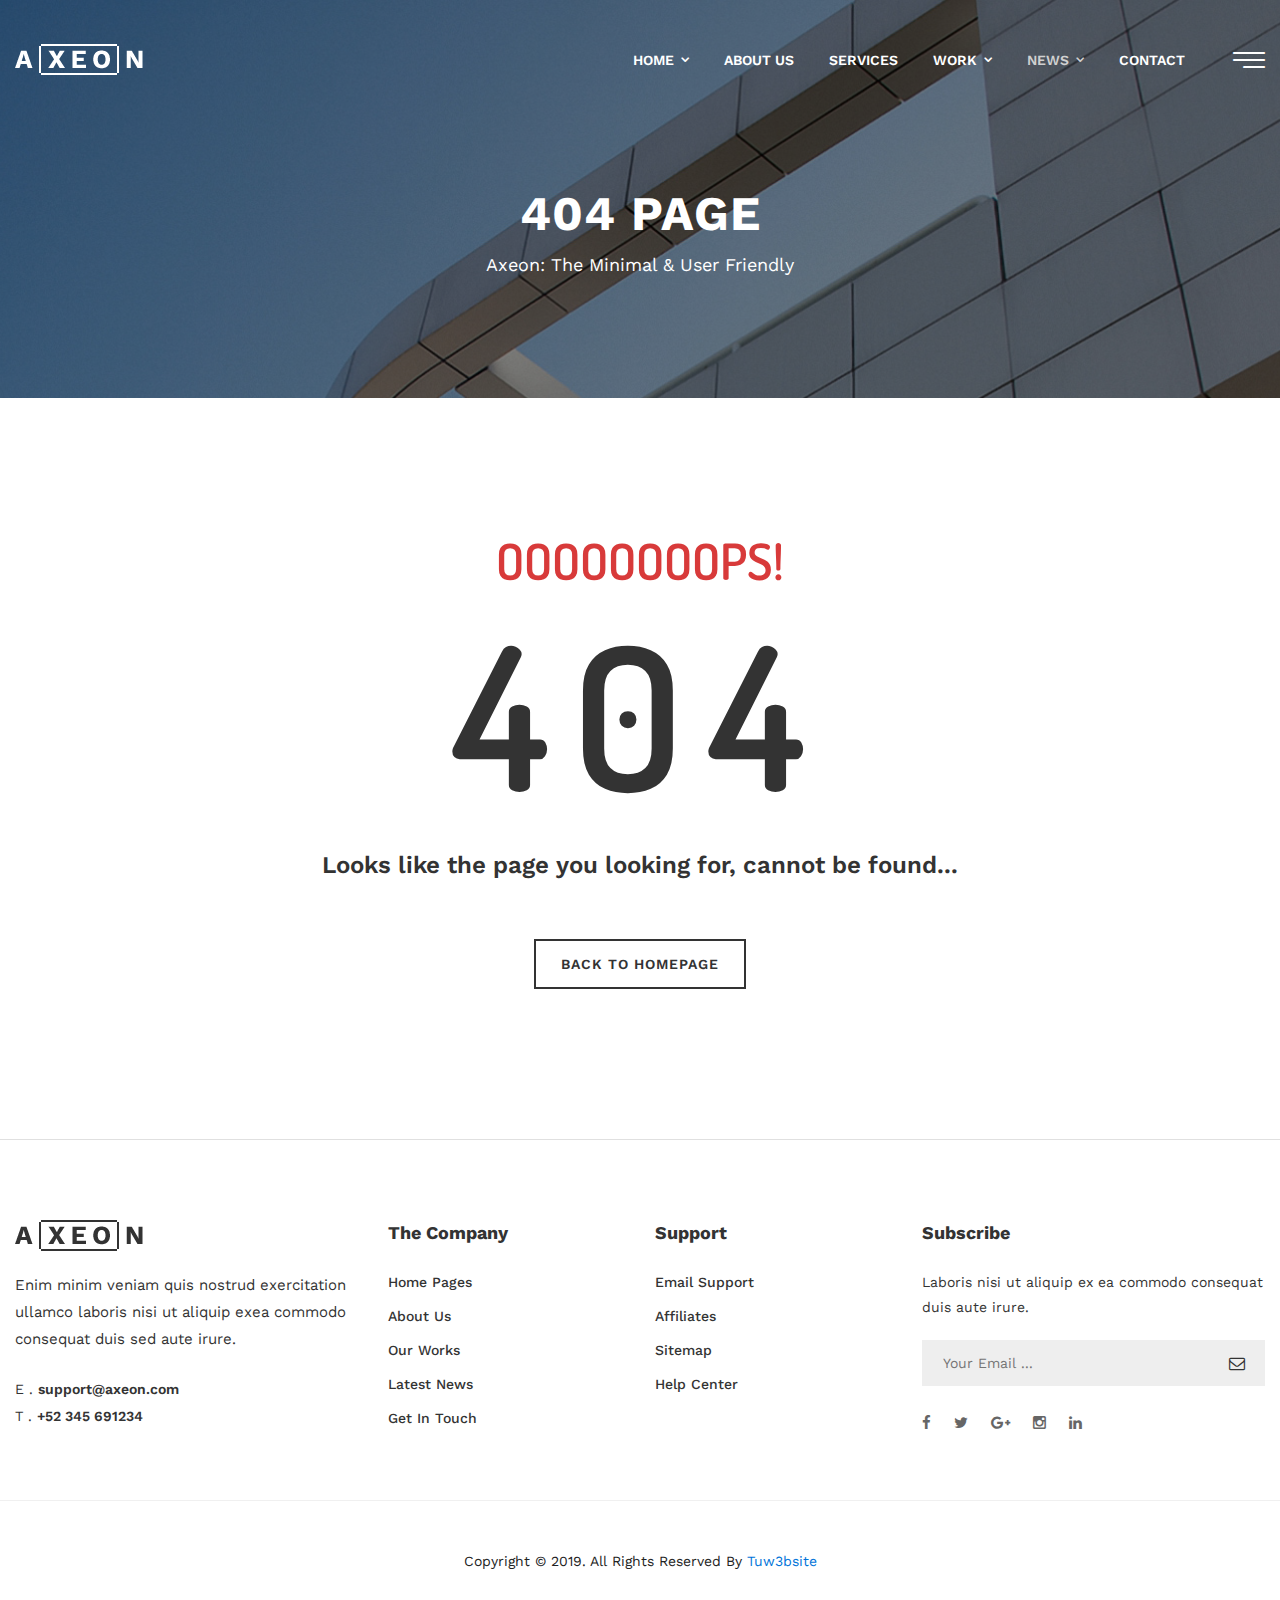
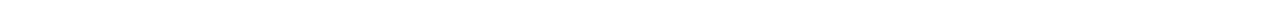
<file: error-page.html>
<!DOCTYPE html>
<html>
<head>
<meta charset="utf-8">
<title>Axeon - Multipurpose HTML Template | 404 Page</title>
<!-- Stylesheets -->
<link href="css/bootstrap.css" rel="stylesheet">
<link href="css/style.css" rel="stylesheet">
<link href="css/responsive.css" rel="stylesheet">

<!--Favicon-->
<link rel="shortcut icon" href="images/favicon.png" type="image/x-icon">
<link rel="icon" href="images/favicon.png" type="image/x-icon">
<!-- Responsive -->
<meta http-equiv="X-UA-Compatible" content="IE=edge">
<meta name="viewport" content="width=device-width, initial-scale=1.0, maximum-scale=1.0, user-scalable=0">
<!--[if lt IE 9]><script src="https://cdnjs.cloudflare.com/ajax/libs/html5shiv/3.7.3/html5shiv.js"></script><![endif]-->
<!--[if lt IE 9]><script src="js/respond.js"></script><![endif]-->
</head>

<body>
<div class="page-wrapper">
 	
    <!-- Preloader -->
    <div class="preloader"></div>
     
    <!-- Main Header / Style Two-->
    <header class="main-header header-style-two">
        
        <!--Header-Upper-->
        <div class="header-upper">
            <div class="outer-box clearfix">
                
                <div class="logo-outer">
                    <div class="logo"><a href="index.html"><img src="images/logo-2.png" alt="" title=""></a></div>
                </div>
                
                <div class="nav-outer clearfix">
                    <!-- Main Menu -->
                    <nav class="main-menu">
                        <div class="navbar-header">
                            <!-- Toggle Button -->    	
                            <button type="button" class="navbar-toggle" data-toggle="collapse" data-target=".navbar-collapse">
                            <span class="icon-bar"></span>
                            <span class="icon-bar"></span>
                            <span class="icon-bar"></span>
                            </button>
                        </div>
                        
                        <div class="navbar-collapse collapse clearfix">
                            <ul class="navigation clearfix">
                                <li class="dropdown"><a href="error-page.html#">Home</a>
                                    <ul>
                                        <li><a href="index.html">Home Interior</a></li>
                                        <li><a href="index-2.html">Home Architect</a></li>
                                        <li><a href="index-3.html">Home Agency</a></li>
                                        <li class="dropdown"><a href="error-page.html#">Header Styles</a>
                                            <ul>
                                                <li><a href="index.html">Header Style 01</a></li>
                                                <li><a href="index-2.html">Header Style 02</a></li>
                                                <li><a href="index-3.html">Header Style 03</a></li>
                                            </ul>
                                        </li>
                                    </ul>
                                </li>
                                <li><a href="about.html">About us</a></li>
                                <li><a href="services.html">Services</a></li>
                                <li class="dropdown"><a href="error-page.html#">Work</a>
                                    <ul>
                                        <li><a href="portfolio.html">Work 03 Column</a></li>
                                        <li><a href="portfolio-2.html">Work 04 Column</a></li>
                                        <li><a href="portfolio-3.html">Work Fullwidth</a></li>
                                        <li><a href="portfolio-details.html">Work Details</a></li>
                                    </ul>
                                </li>

                                <li class="current dropdown"><a href="error-page.html#">News</a>
                                    <ul>
                                        <li><a href="blog-list.html">News List View</a></li>
                                        <li><a href="blog.html">News Classic View</a></li>
                                        <li><a href="blog-details.html">News Details</a></li>
                                        <li><a href="error-page.html">404 Page</a></li>
                                        <li><a href="search-page.html">Search Details</a></li>
                                    </ul>
                                </li>
                                <li><a href="contact.html">Contact</a></li>
                            </ul>
                        </div>
                    </nav>
                    
                    <!--Nav Toggler-->
                    <div class="nav-toggler"><span class="flaticon-menu-1"></span></div>
                    
                </div>
                
            </div>
        </div>
        <!--End Header Upper-->
    
    </header>
    <!--End Main Header -->
    
    <!--Page Title-->
    <section class="page-title" style="background-image:url(images/background/10.jpg);">
    	<div class="auto-container">
        	<div class="content-box">
            	<h1>404 Page</h1>
                <div class="subtitle">Axeon: The Minimal & User Friendly</div>
            </div>
        </div>
    </section>
    
    
    <!--Error Section-->
    <section class="error-section">
    	<div class="auto-container">
        	<div class="warning-text">OOOOOOOOPS!</div>
            <div class="big-text">404</div>
            <div class="medium-text">Looks like the page you looking for, cannot be found...</div>
            <a href="index.html" class="theme-btn btn-style-three">BACK TO HOMEPAGE</a>
        </div>
    </section>
    
    
    <!--Main Footer-->
    <footer class="main-footer">
    	<!--Widgets Section-->
    	<div class="widgets-section">
        	<div class="auto-container">
            	<div class="row clearfix">
                	<!--Big Column-->
                    <div class="big-column col-md-6 col-sm-12 col-xs-12">
                    	<div class="row clearfix">
                        	<!--Footer Column-->
                            <div class="footer-column col-md-7 col-sm-6 col-xs-12">
                            	<div class="footer-widget about-widget">
                                	<div class="logo"><a href="index.html"><img src="images/footer-logo.png" alt=""></a></div>
                                	<div class="widget-content">
                                    	<div class="text">Enim minim veniam quis nostrud exercitation ullamco laboris nisi ut aliquip exea commodo consequat duis sed aute irure.</div>
                                    	<ul class="contact-info">
                                        	<li>E . <a href="error-page.html#"><strong>support@axeon.com</strong></a></li>
                                            <li>T . <a href="error-page.html#"><strong>+52 345 691234</strong></a></li>
                                        </ul>
                                    </div>
                                </div>
                            </div><!--End Footer Column-->
                            
                            <!--Footer Column-->
                            <div class="footer-column col-md-5 col-sm-6 col-xs-12">
                            	<div class="footer-widget links-widget">
                                    <h2>The Company</h2>
                                    <div class="widget-content">
                                        <ul class="list">
                                            <li><a href="error-page.html#">Home Pages</a></li>
                                            <li><a href="error-page.html#">About Us</a></li>
                                            <li><a href="error-page.html#">Our Works</a></li>
                                            <li><a href="error-page.html#">Latest News</a></li>
                                            <li><a href="error-page.html#">Get in Touch</a></li>
                                        </ul>
                                    </div>
                                </div>
                            </div><!--End Footer Column-->
                            
                        </div>
                    </div><!--End Big Column-->
                    
                    <!--Big Column-->
                    <div class="big-column col-md-6 col-sm-12 col-xs-12">
                    	<div class="row clearfix">
                            
                            <!--Footer Column-->
                            <div class="footer-column col-md-5 col-sm-6 col-xs-12">
                            	<div class="footer-widget links-widget">
                                    <h2>Support</h2>
                                    <div class="widget-content">
                                        <ul class="list">
                                            <li><a href="error-page.html#">Email Support</a></li>
                                            <li><a href="error-page.html#">Affiliates</a></li>
                                            <li><a href="error-page.html#">Sitemap</a></li>
                                            <li><a href="error-page.html#">Help Center</a></li>
                                        </ul>
                                    </div>
                                </div>
                            </div><!--End Footer Column-->
                            
                            <!--Footer Column-->
                            <div class="footer-column col-md-7 col-sm-6 col-xs-12">
                            	<div class="footer-widget newsletter-widget">
                                    <h2>Subscribe</h2>
                                    <div class="widget-content">
                                        <div class="text">Laboris nisi ut aliquip ex ea commodo consequat duis aute irure.</div>
                                        <div class="newsletter-form">
                                            <form method="post" action="blog.html">
                                                <div class="form-group">
                                                    <input type="email" name="field-name" value="" placeholder="Your Email ..." required>
                                                    <button type="submit" class="send-btn"><span class="fa fa-envelope-o"></span></button>
                                                </div>
                                            </form>
                                        </div>
                                        
                                        <!--Social Links-->
                                        <div class="social-links">
                                        	<ul class="clearfix">
                                            	<li><a href="error-page.html#"><span class="fa fa-facebook-f"></span></a></li>
                                                <li><a href="error-page.html#"><span class="fa fa-twitter"></span></a></li>
                                                <li><a href="error-page.html#"><span class="fa fa-google-plus"></span></a></li>
                                                <li><a href="error-page.html#"><span class="fa fa-instagram"></span></a></li>
                                                <li><a href="error-page.html#"><span class="fa fa-linkedin"></span></a></li>
                                            </ul>
                                        </div>
                                        
                                    </div>
                                </div>
                            </div><!--End Footer Column-->
                            
                        </div>
                    </div><!--End Big Column-->
                    
                </div>
            </div>
        </div>
        
        <!--Footer Bottom-->
        <div class="footer-bottom">
        	<div class="auto-container">
            	<div class="copyright-text">Copyright &copy; 2019. All Rights Reserved By <a href="http://www.tuw3bsite.com.ve" target="_blank">Tuw3bsite</a>
            </div>
        </div>
    </footer>
    
</div>
<!--End pagewrapper-->

<!--Scroll to top-->
<div class="scroll-to-top scroll-to-target" data-target="html"><span class="icon fa fa-arrow-up"></span></div>






<script src="js/jquery.js"></script>
<script src="js/bootstrap.min.js"></script>
<script src="js/jquery-ui.js"></script>
<script src="js/jquery.fancybox.pack.js"></script>
<script src="js/jquery.fancybox-media.js"></script>
<script src="js/mixitup.js"></script>
<script src="js/owl.js"></script>
<script src="js/appear.js"></script>
<script src="js/wow.js"></script>
<script src="js/script.js"></script>

</body>
</html>
</file>
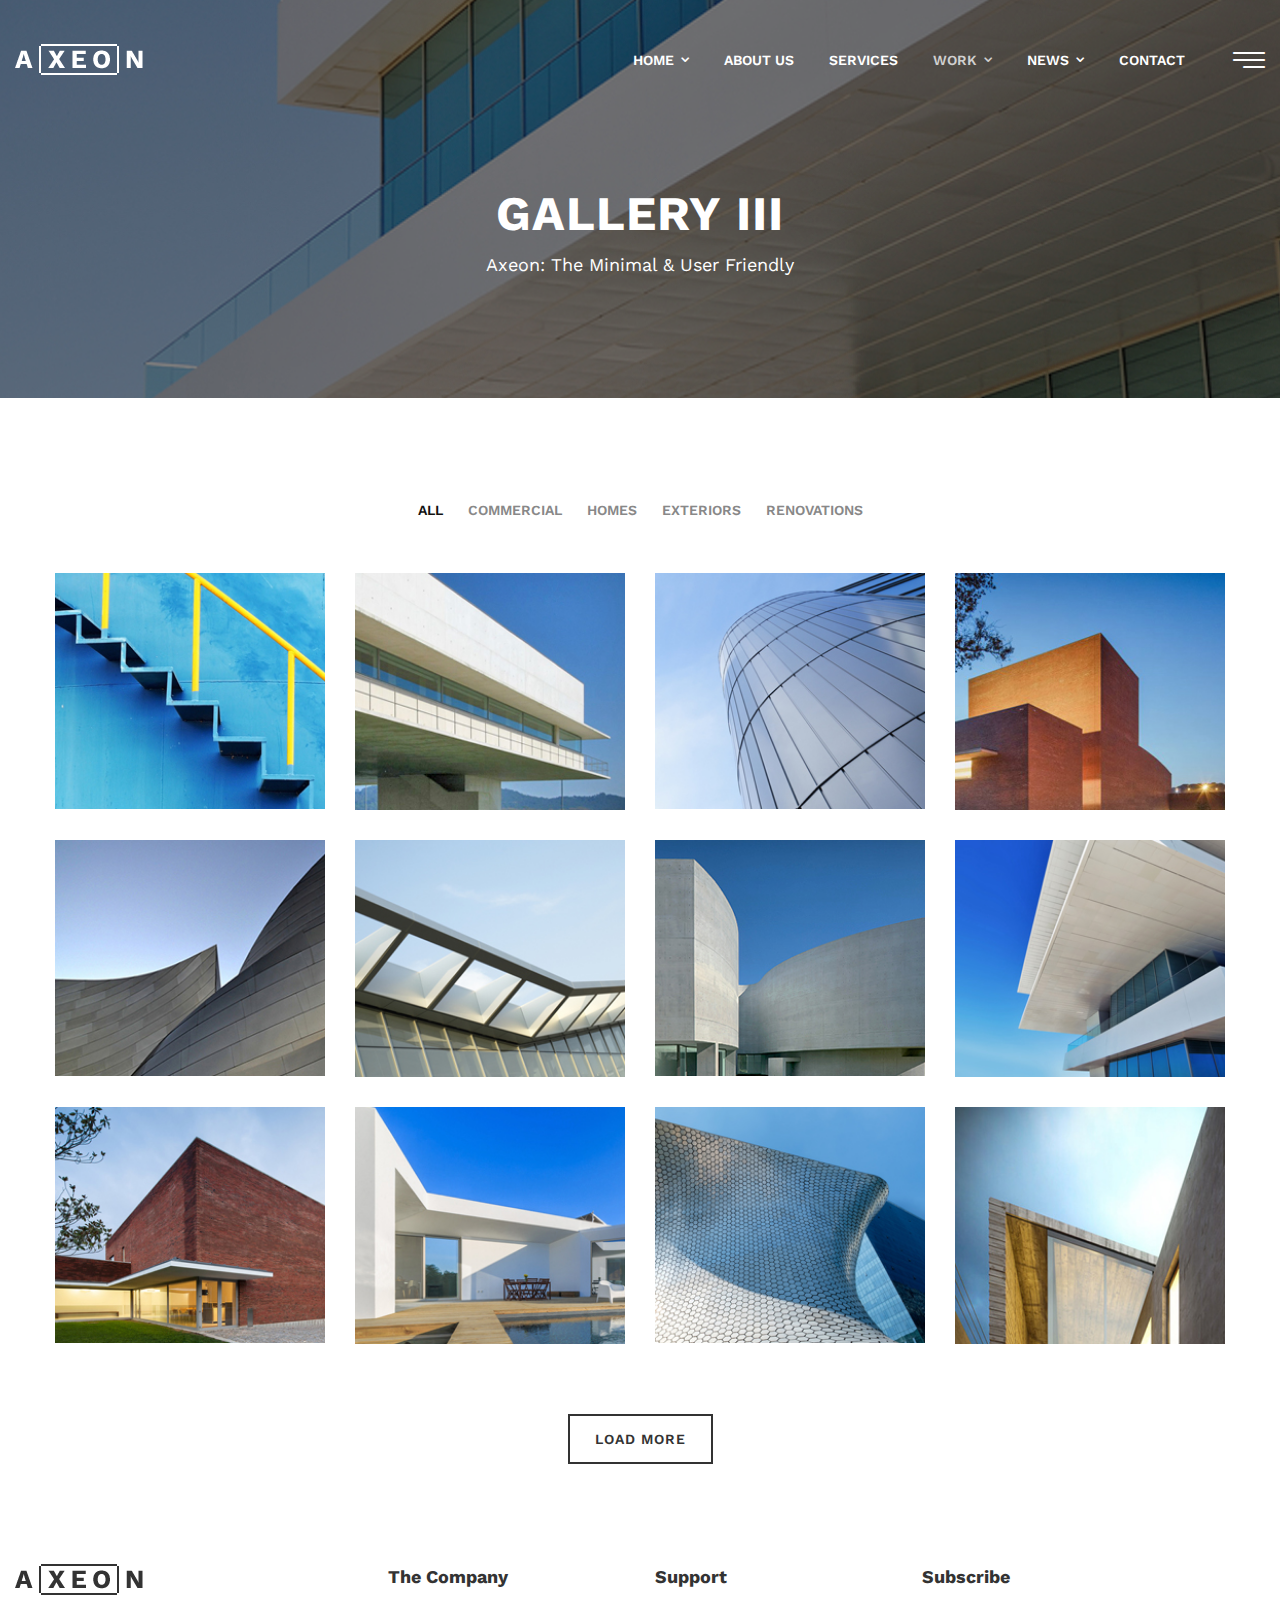
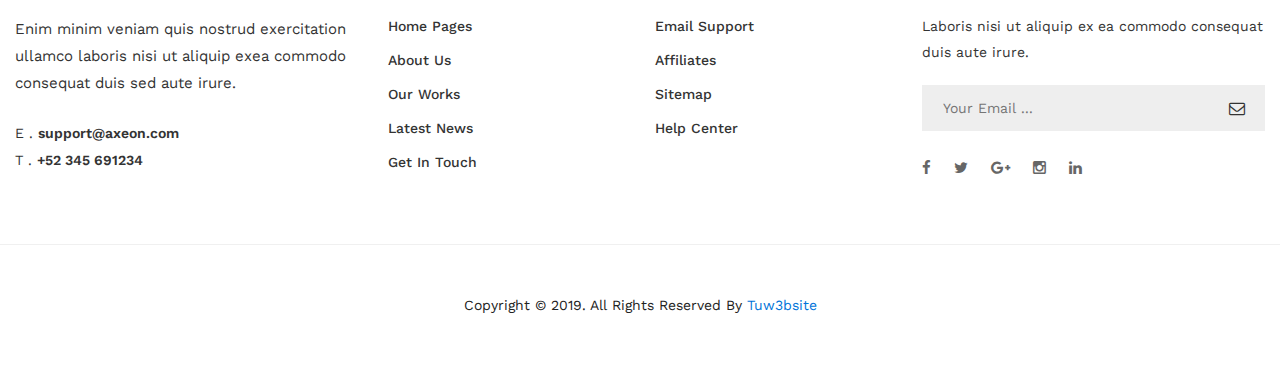
<file: portfolio-2.html>
<!DOCTYPE html>
<html>
<head>
<meta charset="utf-8">
<title>Axeon - Multipurpose HTML Template | Portfolio Four Column</title>
<!-- Stylesheets -->
<link href="css/bootstrap.css" rel="stylesheet">
<link href="css/style.css" rel="stylesheet">
<link href="css/responsive.css" rel="stylesheet">

<!--Favicon-->
<link rel="shortcut icon" href="images/favicon.png" type="image/x-icon">
<link rel="icon" href="images/favicon.png" type="image/x-icon">
<!-- Responsive -->
<meta http-equiv="X-UA-Compatible" content="IE=edge">
<meta name="viewport" content="width=device-width, initial-scale=1.0, maximum-scale=1.0, user-scalable=0">
<!--[if lt IE 9]><script src="https://cdnjs.cloudflare.com/ajax/libs/html5shiv/3.7.3/html5shiv.js"></script><![endif]-->
<!--[if lt IE 9]><script src="js/respond.js"></script><![endif]-->
</head>

<body>
<div class="page-wrapper">
 	
    <!-- Preloader -->
    <div class="preloader"></div>
     
    <!-- Main Header / Style Two-->
    <header class="main-header header-style-two">
        
        <!--Header-Upper-->
        <div class="header-upper">
            <div class="outer-box clearfix">
                
                <div class="logo-outer">
                    <div class="logo"><a href="index.html"><img src="images/logo-2.png" alt="" title=""></a></div>
                </div>
                
                <div class="nav-outer clearfix">
                    <!-- Main Menu -->
                    <nav class="main-menu">
                        <div class="navbar-header">
                            <!-- Toggle Button -->    	
                            <button type="button" class="navbar-toggle" data-toggle="collapse" data-target=".navbar-collapse">
                            <span class="icon-bar"></span>
                            <span class="icon-bar"></span>
                            <span class="icon-bar"></span>
                            </button>
                        </div>
                        
                        <div class="navbar-collapse collapse clearfix">
                            <ul class="navigation clearfix">
                                <li class="dropdown"><a href="portfolio-2.html#">Home</a>
                                    <ul>
                                        <li><a href="index.html">Home Interior</a></li>
                                        <li><a href="index-2.html">Home Architect</a></li>
                                        <li><a href="index-3.html">Home Agency</a></li>
                                        <li class="dropdown"><a href="portfolio-2.html#">Header Styles</a>
                                            <ul>
                                                <li><a href="index.html">Header Style 01</a></li>
                                                <li><a href="index-2.html">Header Style 02</a></li>
                                                <li><a href="index-3.html">Header Style 03</a></li>
                                            </ul>
                                        </li>
                                    </ul>
                                </li>
                                <li><a href="about.html">About us</a></li>
                                <li><a href="services.html">Services</a></li>
                                <li class="current dropdown"><a href="portfolio-2.html#">Work</a>
                                    <ul>
                                        <li><a href="portfolio.html">Work 03 Column</a></li>
                                        <li><a href="portfolio-2.html">Work 04 Column</a></li>
                                        <li><a href="portfolio-3.html">Work Fullwidth</a></li>
                                        <li><a href="portfolio-details.html">Work Details</a></li>
                                    </ul>
                                </li>

                                <li class="dropdown"><a href="portfolio-2.html#">News</a>
                                    <ul>
                                        <li><a href="blog-list.html">News List View</a></li>
                                        <li><a href="blog.html">News Classic View</a></li>
                                        <li><a href="blog-details.html">News Details</a></li>
                                        <li><a href="error-page.html">404 Page</a></li>
                                        <li><a href="search-page.html">Search Details</a></li>
                                    </ul>
                                </li>
                                <li><a href="contact.html">Contact</a></li>
                            </ul>
                        </div>
                    </nav>
                    
                    <!--Nav Toggler-->
                    <div class="nav-toggler"><span class="flaticon-menu-1"></span></div>
                    
                </div>
                
            </div>
        </div>
        <!--End Header Upper-->
    
    </header>
    <!--End Main Header -->
    
    <!--Page Title-->
    <section class="page-title" style="background-image:url(images/background/7.jpg);">
    	<div class="auto-container">
        	<div class="content-box">
            	<h1>gallery III</h1>
                <div class="subtitle">Axeon: The Minimal & User Friendly</div>
            </div>
        </div>
    </section>
    
    
    <!--Projects Section-->
    <section class="projects-section-three">
        <div class="auto-container">
            
            <div class="mixitup-gallery">
            	
                <!--Filter-->
                <div class="filters ">
                    <ul class="filter-tabs filter-btns">
                        <li class="filter active" data-role="button" data-filter="all">All</li>
                        <li class="filter" data-role="button" data-filter=".commercial">commercial</li>
                        <li class="filter" data-role="button" data-filter=".homes">homes</li>
                        <li class="filter" data-role="button" data-filter=".exteriors">exteriors</li>
                        <li class="filter" data-role="button" data-filter=".renovations">renovations</li>
                    </ul>
                </div>
                
                <div class="filter-list row clearfix">
                    <!--Portfolio Item Two-->
                    <div class="portfolio-item-two col-lg-3 col-md-4 col-sm-6 col-xs-12 mix mix_all exteriors">
                        <div class="inner-box">
                            <div class="image-box">
                                <figure class="image"><img src="images/gallery/18.jpg" alt=""></figure>
                                <div class="overlay-box">
                                    <div class="overlay-inner">
                                        <div class="overlay-content">
                                            <h3><a href="portfolio-details.html">office desk</a></h3>
                                            <h4 class="cat"><a href="portfolio-details.html">commercial</a></h4>
                                        </div>
                                    </div>
                                </div>
                            </div>
                        </div>
                    </div>
                    <!--Portfolio Item Two-->
                    <div class="portfolio-item-two col-lg-3 col-md-4 col-sm-6 col-xs-12 mix mix_all commercial exteriors">
                        <div class="inner-box">
                            <div class="image-box">
                                <figure class="image"><img src="images/gallery/19.jpg" alt=""></figure>
                                <div class="overlay-box">
                                    <div class="overlay-inner">
                                        <div class="overlay-content">
                                            <h3><a href="portfolio-details.html">office desk</a></h3>
                                            <h4 class="cat"><a href="portfolio-details.html">commercial</a></h4>
                                        </div>
                                    </div>
                                </div>
                            </div>
                        </div>
                    </div>
                    <!--Portfolio Item Two-->
                    <div class="portfolio-item-two col-lg-3 col-md-4 col-sm-6 col-xs-12 mix mix_all homes exteriors">
                        <div class="inner-box">
                            <div class="image-box">
                                <figure class="image"><img src="images/gallery/20.jpg" alt=""></figure>
                                <div class="overlay-box">
                                    <div class="overlay-inner">
                                        <div class="overlay-content">
                                            <h3><a href="portfolio-details.html">office desk</a></h3>
                                            <h4 class="cat"><a href="portfolio-details.html">commercial</a></h4>
                                        </div>
                                    </div>
                                </div>
                            </div>
                        </div>
                    </div>
                    <!--Portfolio Item Two-->
                    <div class="portfolio-item-two col-lg-3 col-md-4 col-sm-6 col-xs-12 mix mix_all commercial homes">
                        <div class="inner-box">
                            <div class="image-box">
                                <figure class="image"><img src="images/gallery/21.jpg" alt=""></figure>
                                <div class="overlay-box">
                                    <div class="overlay-inner">
                                        <div class="overlay-content">
                                            <h3><a href="portfolio-details.html">office desk</a></h3>
                                            <h4 class="cat"><a href="portfolio-details.html">commercial</a></h4>
                                        </div>
                                    </div>
                                </div>
                            </div>
                        </div>
                    </div>
                    <!--Portfolio Item Two-->
                    <div class="portfolio-item-two col-lg-3 col-md-4 col-sm-6 col-xs-12 mix mix_all exteriors renovations">
                        <div class="inner-box">
                            <div class="image-box">
                                <figure class="image"><img src="images/gallery/22.jpg" alt=""></figure>
                                <div class="overlay-box">
                                    <div class="overlay-inner">
                                        <div class="overlay-content">
                                            <h3><a href="portfolio-details.html">office desk</a></h3>
                                            <h4 class="cat"><a href="portfolio-details.html">commercial</a></h4>
                                        </div>
                                    </div>
                                </div>
                            </div>
                        </div>
                    </div>
                    <!--Portfolio Item Two-->
                    <div class="portfolio-item-two col-lg-3 col-md-4 col-sm-6 col-xs-12 mix mix_all renovations">
                        <div class="inner-box">
                            <div class="image-box">
                                <figure class="image"><img src="images/gallery/23.jpg" alt=""></figure>
                                <div class="overlay-box">
                                    <div class="overlay-inner">
                                        <div class="overlay-content">
                                            <h3><a href="portfolio-details.html">office desk</a></h3>
                                            <h4 class="cat"><a href="portfolio-details.html">commercial</a></h4>
                                        </div>
                                    </div>
                                </div>
                            </div>
                        </div>
                    </div>
                    <!--Portfolio Item Two-->
                    <div class="portfolio-item-two col-lg-3 col-md-4 col-sm-6 col-xs-12 mix mix_all commercial exteriors">
                        <div class="inner-box">
                            <div class="image-box">
                                <figure class="image"><img src="images/gallery/24.jpg" alt=""></figure>
                                <div class="overlay-box">
                                    <div class="overlay-inner">
                                        <div class="overlay-content">
                                            <h3><a href="portfolio-details.html">office desk</a></h3>
                                            <h4 class="cat"><a href="portfolio-details.html">commercial</a></h4>
                                        </div>
                                    </div>
                                </div>
                            </div>
                        </div>
                    </div>
                    <!--Portfolio Item Two-->
                    <div class="portfolio-item-two col-lg-3 col-md-4 col-sm-6 col-xs-12 mix mix_all homes exteriors">
                        <div class="inner-box">
                            <div class="image-box">
                                <figure class="image"><img src="images/gallery/25.jpg" alt=""></figure>
                                <div class="overlay-box">
                                    <div class="overlay-inner">
                                        <div class="overlay-content">
                                            <h3><a href="portfolio-details.html">office desk</a></h3>
                                            <h4 class="cat"><a href="portfolio-details.html">commercial</a></h4>
                                        </div>
                                    </div>
                                </div>
                            </div>
                        </div>
                    </div>
                    <!--Portfolio Item Two-->
                    <div class="portfolio-item-two col-lg-3 col-md-4 col-sm-6 col-xs-12 mix mix_all exteriors">
                        <div class="inner-box">
                            <div class="image-box">
                                <figure class="image"><img src="images/gallery/26.jpg" alt=""></figure>
                                <div class="overlay-box">
                                    <div class="overlay-inner">
                                        <div class="overlay-content">
                                            <h3><a href="portfolio-details.html">office desk</a></h3>
                                            <h4 class="cat"><a href="portfolio-details.html">commercial</a></h4>
                                        </div>
                                    </div>
                                </div>
                            </div>
                        </div>
                    </div>
                    <!--Portfolio Item Two-->
                    <div class="portfolio-item-two col-lg-3 col-md-4 col-sm-6 col-xs-12 mix mix_all commercial exteriors">
                        <div class="inner-box">
                            <div class="image-box">
                                <figure class="image"><img src="images/gallery/27.jpg" alt=""></figure>
                                <div class="overlay-box">
                                    <div class="overlay-inner">
                                        <div class="overlay-content">
                                            <h3><a href="portfolio-details.html">office desk</a></h3>
                                            <h4 class="cat"><a href="portfolio-details.html">commercial</a></h4>
                                        </div>
                                    </div>
                                </div>
                            </div>
                        </div>
                    </div>
                    <!--Portfolio Item Two-->
                    <div class="portfolio-item-two col-lg-3 col-md-4 col-sm-6 col-xs-12 mix mix_all homes exteriors">
                        <div class="inner-box">
                            <div class="image-box">
                                <figure class="image"><img src="images/gallery/28.jpg" alt=""></figure>
                                <div class="overlay-box">
                                    <div class="overlay-inner">
                                        <div class="overlay-content">
                                            <h3><a href="portfolio-details.html">office desk</a></h3>
                                            <h4 class="cat"><a href="portfolio-details.html">commercial</a></h4>
                                        </div>
                                    </div>
                                </div>
                            </div>
                        </div>
                    </div>
                    <!--Portfolio Item Two-->
                    <div class="portfolio-item-two col-lg-3 col-md-4 col-sm-6 col-xs-12 mix mix_all commercial homes">
                        <div class="inner-box">
                            <div class="image-box">
                                <figure class="image"><img src="images/gallery/29.jpg" alt=""></figure>
                                <div class="overlay-box">
                                    <div class="overlay-inner">
                                        <div class="overlay-content">
                                            <h3><a href="portfolio-details.html">office desk</a></h3>
                                            <h4 class="cat"><a href="portfolio-details.html">commercial</a></h4>
                                        </div>
                                    </div>
                                </div>
                            </div>
                        </div>
                    </div>
                    
                </div>
                
                <div class="load-more-btn"><a href="portfolio-2.html#" class="theme-btn btn-style-three">Load More</a></div>
                
        	</div>    
        </div>
    </section>
    
    
    <!--Main Footer-->
    <footer class="main-footer">
    	<!--Widgets Section-->
    	<div class="widgets-section">
        	<div class="auto-container">
            	<div class="row clearfix">
                	<!--Big Column-->
                    <div class="big-column col-md-6 col-sm-12 col-xs-12">
                    	<div class="row clearfix">
                        	<!--Footer Column-->
                            <div class="footer-column col-md-7 col-sm-6 col-xs-12">
                            	<div class="footer-widget about-widget">
                                	<div class="logo"><a href="index.html"><img src="images/footer-logo.png" alt=""></a></div>
                                	<div class="widget-content">
                                    	<div class="text">Enim minim veniam quis nostrud exercitation ullamco laboris nisi ut aliquip exea commodo consequat duis sed aute irure.</div>
                                    	<ul class="contact-info">
                                        	<li>E . <a href="portfolio-2.html#"><strong>support@axeon.com</strong></a></li>
                                            <li>T . <a href="portfolio-2.html#"><strong>+52 345 691234</strong></a></li>
                                        </ul>
                                    </div>
                                </div>
                            </div><!--End Footer Column-->
                            
                            <!--Footer Column-->
                            <div class="footer-column col-md-5 col-sm-6 col-xs-12">
                            	<div class="footer-widget links-widget">
                                    <h2>The Company</h2>
                                    <div class="widget-content">
                                        <ul class="list">
                                            <li><a href="portfolio-2.html#">Home Pages</a></li>
                                            <li><a href="portfolio-2.html#">About Us</a></li>
                                            <li><a href="portfolio-2.html#">Our Works</a></li>
                                            <li><a href="portfolio-2.html#">Latest News</a></li>
                                            <li><a href="portfolio-2.html#">Get in Touch</a></li>
                                        </ul>
                                    </div>
                                </div>
                            </div><!--End Footer Column-->
                            
                        </div>
                    </div><!--End Big Column-->
                    
                    <!--Big Column-->
                    <div class="big-column col-md-6 col-sm-12 col-xs-12">
                    	<div class="row clearfix">
                            
                            <!--Footer Column-->
                            <div class="footer-column col-md-5 col-sm-6 col-xs-12">
                            	<div class="footer-widget links-widget">
                                    <h2>Support</h2>
                                    <div class="widget-content">
                                        <ul class="list">
                                            <li><a href="portfolio-2.html#">Email Support</a></li>
                                            <li><a href="portfolio-2.html#">Affiliates</a></li>
                                            <li><a href="portfolio-2.html#">Sitemap</a></li>
                                            <li><a href="portfolio-2.html#">Help Center</a></li>
                                        </ul>
                                    </div>
                                </div>
                            </div><!--End Footer Column-->
                            
                            <!--Footer Column-->
                            <div class="footer-column col-md-7 col-sm-6 col-xs-12">
                            	<div class="footer-widget newsletter-widget">
                                    <h2>Subscribe</h2>
                                    <div class="widget-content">
                                        <div class="text">Laboris nisi ut aliquip ex ea commodo consequat duis aute irure.</div>
                                        <div class="newsletter-form">
                                            <form method="post" action="blog.html">
                                                <div class="form-group">
                                                    <input type="email" name="field-name" value="" placeholder="Your Email ..." required>
                                                    <button type="submit" class="send-btn"><span class="fa fa-envelope-o"></span></button>
                                                </div>
                                            </form>
                                        </div>
                                        
                                        <!--Social Links-->
                                        <div class="social-links">
                                        	<ul class="clearfix">
                                            	<li><a href="portfolio-2.html#"><span class="fa fa-facebook-f"></span></a></li>
                                                <li><a href="portfolio-2.html#"><span class="fa fa-twitter"></span></a></li>
                                                <li><a href="portfolio-2.html#"><span class="fa fa-google-plus"></span></a></li>
                                                <li><a href="portfolio-2.html#"><span class="fa fa-instagram"></span></a></li>
                                                <li><a href="portfolio-2.html#"><span class="fa fa-linkedin"></span></a></li>
                                            </ul>
                                        </div>
                                        
                                    </div>
                                </div>
                            </div><!--End Footer Column-->
                            
                        </div>
                    </div><!--End Big Column-->
                    
                </div>
            </div>
        </div>
        
        <!--Footer Bottom-->
        <div class="footer-bottom">
        	<div class="auto-container">
            	<div class="copyright-text">Copyright &copy; 2019. All Rights Reserved By <a href="http://www.tuw3bsite.com.ve" target="_blank">Tuw3bsite</a>
            </div>
        </div>
    </footer>
    
</div>
<!--End pagewrapper-->

<!--Scroll to top-->
<div class="scroll-to-top scroll-to-target" data-target="html"><span class="icon fa fa-arrow-up"></span></div>






<script src="js/jquery.js"></script>
<script src="js/bootstrap.min.js"></script>
<script src="js/jquery-ui.js"></script>
<script src="js/jquery.fancybox.pack.js"></script>
<script src="js/jquery.fancybox-media.js"></script>
<script src="js/mixitup.js"></script>
<script src="js/owl.js"></script>
<script src="js/appear.js"></script>
<script src="js/wow.js"></script>
<script src="js/script.js"></script>

</body>
</html>
</file>
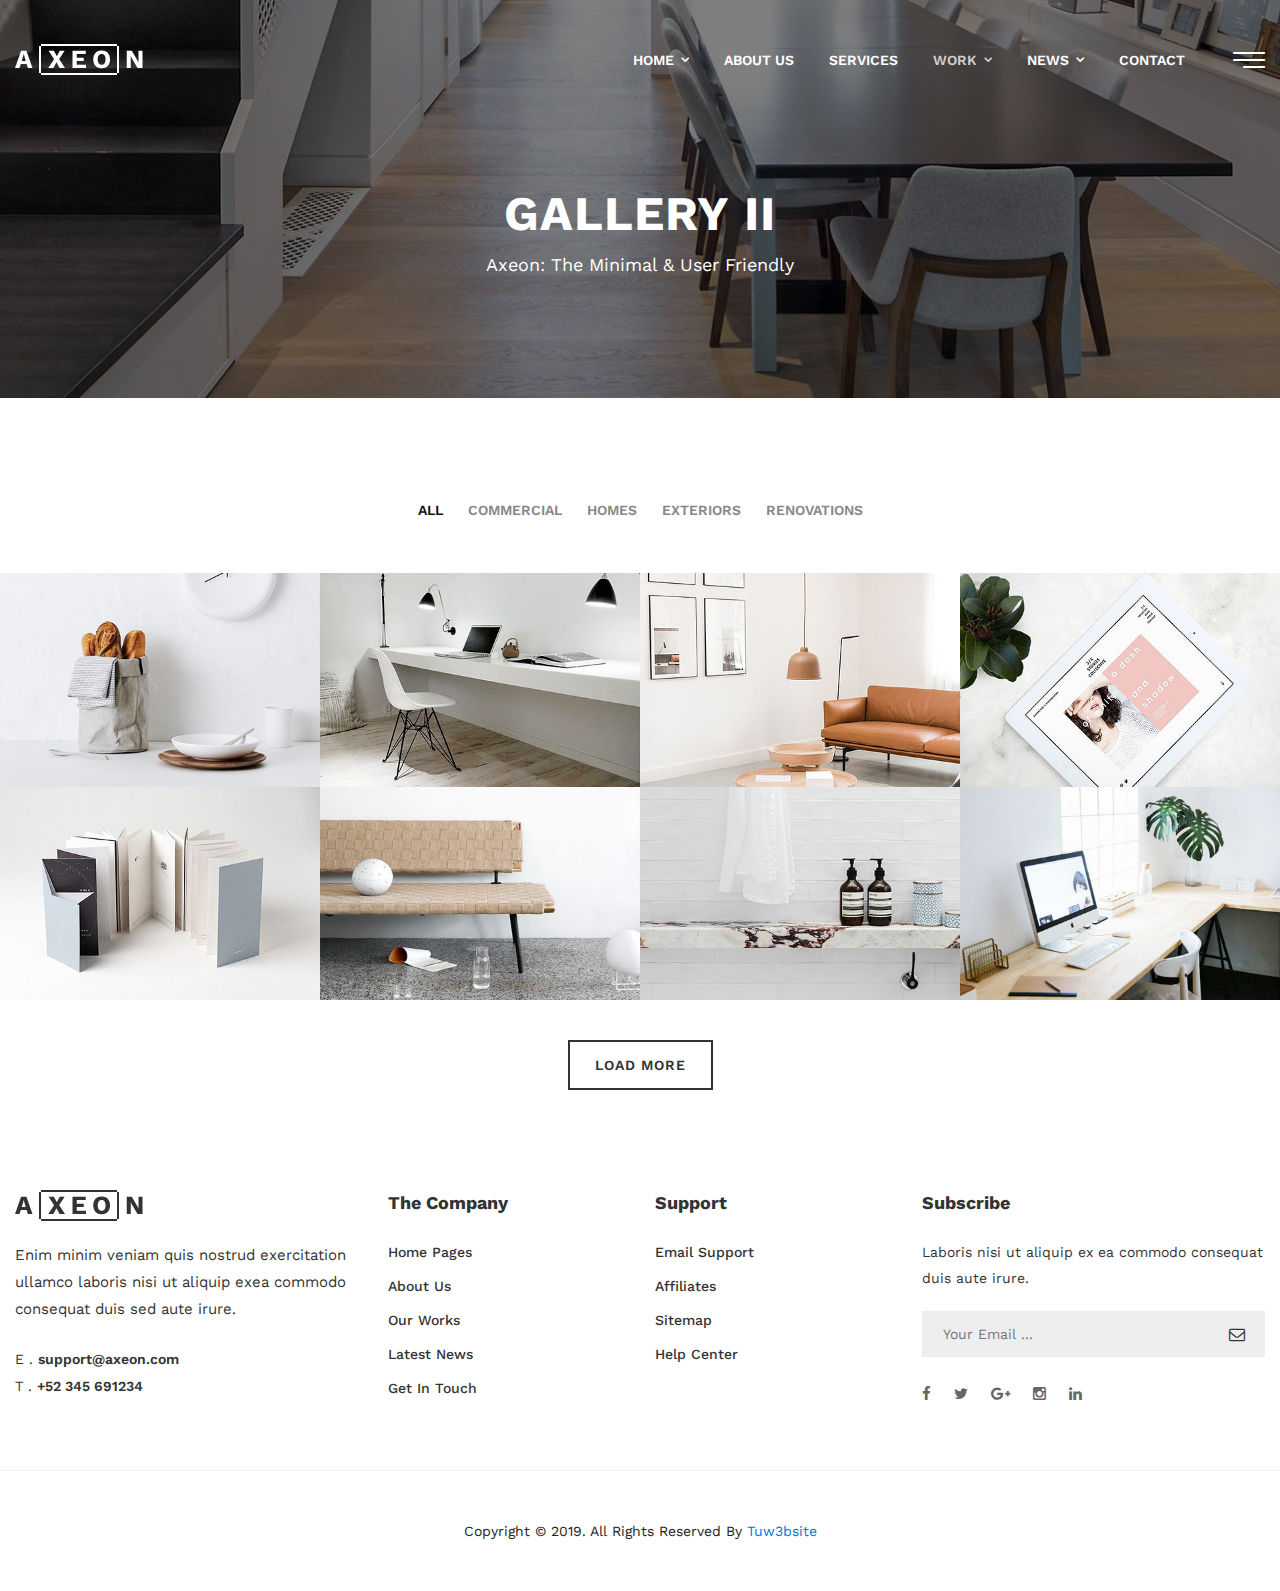
<file: portfolio-3.html>
<!DOCTYPE html>
<html>
<head>
<meta charset="utf-8">
<title>Axeon - Multipurpose HTML Template | Portfolio Four Column Fullwidth</title>
<!-- Stylesheets -->
<link href="css/bootstrap.css" rel="stylesheet">
<link href="css/style.css" rel="stylesheet">
<link href="css/responsive.css" rel="stylesheet">

<!--Favicon-->
<link rel="shortcut icon" href="images/favicon.png" type="image/x-icon">
<link rel="icon" href="images/favicon.png" type="image/x-icon">
<!-- Responsive -->
<meta http-equiv="X-UA-Compatible" content="IE=edge">
<meta name="viewport" content="width=device-width, initial-scale=1.0, maximum-scale=1.0, user-scalable=0">
<!--[if lt IE 9]><script src="https://cdnjs.cloudflare.com/ajax/libs/html5shiv/3.7.3/html5shiv.js"></script><![endif]-->
<!--[if lt IE 9]><script src="js/respond.js"></script><![endif]-->
</head>

<body>
<div class="page-wrapper">
 	
    <!-- Preloader -->
    <div class="preloader"></div>
     
    <!-- Main Header / Style Two-->
    <header class="main-header header-style-two">
        
        <!--Header-Upper-->
        <div class="header-upper">
            <div class="outer-box clearfix">
                
                <div class="logo-outer">
                    <div class="logo"><a href="index.html"><img src="images/logo-2.png" alt="" title=""></a></div>
                </div>
                
                <div class="nav-outer clearfix">
                    <!-- Main Menu -->
                    <nav class="main-menu">
                        <div class="navbar-header">
                            <!-- Toggle Button -->    	
                            <button type="button" class="navbar-toggle" data-toggle="collapse" data-target=".navbar-collapse">
                            <span class="icon-bar"></span>
                            <span class="icon-bar"></span>
                            <span class="icon-bar"></span>
                            </button>
                        </div>
                        
                        <div class="navbar-collapse collapse clearfix">
                            <ul class="navigation clearfix">
                                <li class="dropdown"><a href="portfolio-3.html#">Home</a>
                                    <ul>
                                        <li><a href="index.html">Home Interior</a></li>
                                        <li><a href="index-2.html">Home Architect</a></li>
                                        <li><a href="index-3.html">Home Agency</a></li>
                                        <li class="dropdown"><a href="portfolio-3.html#">Header Styles</a>
                                            <ul>
                                                <li><a href="index.html">Header Style 01</a></li>
                                                <li><a href="index-2.html">Header Style 02</a></li>
                                                <li><a href="index-3.html">Header Style 03</a></li>
                                            </ul>
                                        </li>
                                    </ul>
                                </li>
                                <li><a href="about.html">About us</a></li>
                                <li><a href="services.html">Services</a></li>
                                <li class="current dropdown"><a href="portfolio-3.html#">Work</a>
                                    <ul>
                                        <li><a href="portfolio.html">Work 03 Column</a></li>
                                        <li><a href="portfolio-2.html">Work 04 Column</a></li>
                                        <li><a href="portfolio-3.html">Work Fullwidth</a></li>
                                        <li><a href="portfolio-details.html">Work Details</a></li>
                                    </ul>
                                </li>

                                <li class="dropdown"><a href="portfolio-3.html#">News</a>
                                    <ul>
                                        <li><a href="blog-list.html">News List View</a></li>
                                        <li><a href="blog.html">News Classic View</a></li>
                                        <li><a href="blog-details.html">News Details</a></li>
                                        <li><a href="error-page.html">404 Page</a></li>
                                        <li><a href="search-page.html">Search Details</a></li>
                                    </ul>
                                </li>
                                <li><a href="contact.html">Contact</a></li>
                            </ul>
                        </div>
                    </nav>
                    
                    <!--Nav Toggler-->
                    <div class="nav-toggler"><span class="flaticon-menu-1"></span></div>
                    
                </div>
                
            </div>
        </div>
        <!--End Header Upper-->
    
    </header>
    <!--End Main Header -->
    
    <!--Page Title-->
    <section class="page-title" style="background-image:url(images/background/6.jpg);">
    	<div class="auto-container">
        	<div class="content-box">
            	<h1>gallery II</h1>
                <div class="subtitle">Axeon: The Minimal & User Friendly</div>
            </div>
        </div>
    </section>
    
    
    <!--Projects Section-->
    <section class="projects-section-three fullwidth-gallery">
        <div class="outer-container">
            
            <div class="mixitup-gallery">
            	
                <!--Filter-->
                <div class="filters ">
                    <ul class="filter-tabs filter-btns">
                        <li class="filter active" data-role="button" data-filter="all">All</li>
                        <li class="filter" data-role="button" data-filter=".commercial">commercial</li>
                        <li class="filter" data-role="button" data-filter=".homes">homes</li>
                        <li class="filter" data-role="button" data-filter=".exteriors">exteriors</li>
                        <li class="filter" data-role="button" data-filter=".renovations">renovations</li>
                    </ul>
                </div>
                
                <div class="filter-list clearfix">
                    <!--Portfolio Item Two-->
                    <div class="portfolio-item-two col-lg-3 col-md-4 col-sm-6 col-xs-12 mix mix_all exteriors">
                        <div class="inner-box">
                            <div class="image-box">
                                <figure class="image"><img src="images/gallery/7.jpg" alt=""></figure>
                                <div class="overlay-box">
                                    <div class="overlay-inner">
                                        <div class="overlay-content">
                                            <h3><a href="portfolio-details.html">office desk</a></h3>
                                            <h4 class="cat"><a href="portfolio-details.html">commercial</a></h4>
                                        </div>
                                    </div>
                                </div>
                            </div>
                        </div>
                    </div>
                    <!--Portfolio Item Two-->
                    <div class="portfolio-item-two col-lg-3 col-md-4 col-sm-6 col-xs-12 mix mix_all commercial exteriors">
                        <div class="inner-box">
                            <div class="image-box">
                                <figure class="image"><img src="images/gallery/8.jpg" alt=""></figure>
                                <div class="overlay-box">
                                    <div class="overlay-inner">
                                        <div class="overlay-content">
                                            <h3><a href="portfolio-details.html">office desk</a></h3>
                                            <h4 class="cat"><a href="portfolio-details.html">commercial</a></h4>
                                        </div>
                                    </div>
                                </div>
                            </div>
                        </div>
                    </div>
                    <!--Portfolio Item Two-->
                    <div class="portfolio-item-two col-lg-3 col-md-4 col-sm-6 col-xs-12 mix mix_all homes exteriors">
                        <div class="inner-box">
                            <div class="image-box">
                                <figure class="image"><img src="images/gallery/9.jpg" alt=""></figure>
                                <div class="overlay-box">
                                    <div class="overlay-inner">
                                        <div class="overlay-content">
                                            <h3><a href="portfolio-details.html">office desk</a></h3>
                                            <h4 class="cat"><a href="portfolio-details.html">commercial</a></h4>
                                        </div>
                                    </div>
                                </div>
                            </div>
                        </div>
                    </div>
                    <!--Portfolio Item Two-->
                    <div class="portfolio-item-two col-lg-3 col-md-4 col-sm-6 col-xs-12 mix mix_all commercial homes">
                        <div class="inner-box">
                            <div class="image-box">
                                <figure class="image"><img src="images/gallery/10.jpg" alt=""></figure>
                                <div class="overlay-box">
                                    <div class="overlay-inner">
                                        <div class="overlay-content">
                                            <h3><a href="portfolio-details.html">office desk</a></h3>
                                            <h4 class="cat"><a href="portfolio-details.html">commercial</a></h4>
                                        </div>
                                    </div>
                                </div>
                            </div>
                        </div>
                    </div>
                    <!--Portfolio Item Two-->
                    <div class="portfolio-item-two col-lg-3 col-md-4 col-sm-6 col-xs-12 mix mix_all exteriors renovations">
                        <div class="inner-box">
                            <div class="image-box">
                                <figure class="image"><img src="images/gallery/11.jpg" alt=""></figure>
                                <div class="overlay-box">
                                    <div class="overlay-inner">
                                        <div class="overlay-content">
                                            <h3><a href="portfolio-details.html">office desk</a></h3>
                                            <h4 class="cat"><a href="portfolio-details.html">commercial</a></h4>
                                        </div>
                                    </div>
                                </div>
                            </div>
                        </div>
                    </div>
                    <!--Portfolio Item Two-->
                    <div class="portfolio-item-two col-lg-3 col-md-4 col-sm-6 col-xs-12 mix mix_all renovations">
                        <div class="inner-box">
                            <div class="image-box">
                                <figure class="image"><img src="images/gallery/12.jpg" alt=""></figure>
                                <div class="overlay-box">
                                    <div class="overlay-inner">
                                        <div class="overlay-content">
                                            <h3><a href="portfolio-details.html">office desk</a></h3>
                                            <h4 class="cat"><a href="portfolio-details.html">commercial</a></h4>
                                        </div>
                                    </div>
                                </div>
                            </div>
                        </div>
                    </div>
                    <!--Portfolio Item Two-->
                    <div class="portfolio-item-two col-lg-3 col-md-4 col-sm-6 col-xs-12 mix mix_all commercial exteriors">
                        <div class="inner-box">
                            <div class="image-box">
                                <figure class="image"><img src="images/gallery/13.jpg" alt=""></figure>
                                <div class="overlay-box">
                                    <div class="overlay-inner">
                                        <div class="overlay-content">
                                            <h3><a href="portfolio-details.html">office desk</a></h3>
                                            <h4 class="cat"><a href="portfolio-details.html">commercial</a></h4>
                                        </div>
                                    </div>
                                </div>
                            </div>
                        </div>
                    </div>
                    <!--Portfolio Item Two-->
                    <div class="portfolio-item-two col-lg-3 col-md-4 col-sm-6 col-xs-12 mix mix_all homes exteriors">
                        <div class="inner-box">
                            <div class="image-box">
                                <figure class="image"><img src="images/gallery/14.jpg" alt=""></figure>
                                <div class="overlay-box">
                                    <div class="overlay-inner">
                                        <div class="overlay-content">
                                            <h3><a href="portfolio-details.html">office desk</a></h3>
                                            <h4 class="cat"><a href="portfolio-details.html">commercial</a></h4>
                                        </div>
                                    </div>
                                </div>
                            </div>
                        </div>
                    </div>
                    
                </div>
                
                <div class="load-more-btn"><a href="portfolio-3.html#" class="theme-btn btn-style-three">Load More</a></div>
                
        	</div>    
        </div>
    </section>
    
    
    <!--Main Footer-->
    <footer class="main-footer">
    	<!--Widgets Section-->
    	<div class="widgets-section">
        	<div class="auto-container">
            	<div class="row clearfix">
                	<!--Big Column-->
                    <div class="big-column col-md-6 col-sm-12 col-xs-12">
                    	<div class="row clearfix">
                        	<!--Footer Column-->
                            <div class="footer-column col-md-7 col-sm-6 col-xs-12">
                            	<div class="footer-widget about-widget">
                                	<div class="logo"><a href="index.html"><img src="images/footer-logo.png" alt=""></a></div>
                                	<div class="widget-content">
                                    	<div class="text">Enim minim veniam quis nostrud exercitation ullamco laboris nisi ut aliquip exea commodo consequat duis sed aute irure.</div>
                                    	<ul class="contact-info">
                                        	<li>E . <a href="portfolio-3.html#"><strong>support@axeon.com</strong></a></li>
                                            <li>T . <a href="portfolio-3.html#"><strong>+52 345 691234</strong></a></li>
                                        </ul>
                                    </div>
                                </div>
                            </div><!--End Footer Column-->
                            
                            <!--Footer Column-->
                            <div class="footer-column col-md-5 col-sm-6 col-xs-12">
                            	<div class="footer-widget links-widget">
                                    <h2>The Company</h2>
                                    <div class="widget-content">
                                        <ul class="list">
                                            <li><a href="portfolio-3.html#">Home Pages</a></li>
                                            <li><a href="portfolio-3.html#">About Us</a></li>
                                            <li><a href="portfolio-3.html#">Our Works</a></li>
                                            <li><a href="portfolio-3.html#">Latest News</a></li>
                                            <li><a href="portfolio-3.html#">Get in Touch</a></li>
                                        </ul>
                                    </div>
                                </div>
                            </div><!--End Footer Column-->
                            
                        </div>
                    </div><!--End Big Column-->
                    
                    <!--Big Column-->
                    <div class="big-column col-md-6 col-sm-12 col-xs-12">
                    	<div class="row clearfix">
                            
                            <!--Footer Column-->
                            <div class="footer-column col-md-5 col-sm-6 col-xs-12">
                            	<div class="footer-widget links-widget">
                                    <h2>Support</h2>
                                    <div class="widget-content">
                                        <ul class="list">
                                            <li><a href="portfolio-3.html#">Email Support</a></li>
                                            <li><a href="portfolio-3.html#">Affiliates</a></li>
                                            <li><a href="portfolio-3.html#">Sitemap</a></li>
                                            <li><a href="portfolio-3.html#">Help Center</a></li>
                                        </ul>
                                    </div>
                                </div>
                            </div><!--End Footer Column-->
                            
                            <!--Footer Column-->
                            <div class="footer-column col-md-7 col-sm-6 col-xs-12">
                            	<div class="footer-widget newsletter-widget">
                                    <h2>Subscribe</h2>
                                    <div class="widget-content">
                                        <div class="text">Laboris nisi ut aliquip ex ea commodo consequat duis aute irure.</div>
                                        <div class="newsletter-form">
                                            <form method="post" action="blog.html">
                                                <div class="form-group">
                                                    <input type="email" name="field-name" value="" placeholder="Your Email ..." required>
                                                    <button type="submit" class="send-btn"><span class="fa fa-envelope-o"></span></button>
                                                </div>
                                            </form>
                                        </div>
                                        
                                        <!--Social Links-->
                                        <div class="social-links">
                                        	<ul class="clearfix">
                                            	<li><a href="portfolio-3.html#"><span class="fa fa-facebook-f"></span></a></li>
                                                <li><a href="portfolio-3.html#"><span class="fa fa-twitter"></span></a></li>
                                                <li><a href="portfolio-3.html#"><span class="fa fa-google-plus"></span></a></li>
                                                <li><a href="portfolio-3.html#"><span class="fa fa-instagram"></span></a></li>
                                                <li><a href="portfolio-3.html#"><span class="fa fa-linkedin"></span></a></li>
                                            </ul>
                                        </div>
                                        
                                    </div>
                                </div>
                            </div><!--End Footer Column-->
                            
                        </div>
                    </div><!--End Big Column-->
                    
                </div>
            </div>
        </div>
        
        <!--Footer Bottom-->
        <div class="footer-bottom">
        	<div class="auto-container">
            	<div class="copyright-text">Copyright &copy; 2019. All Rights Reserved By <a href="http://www.tuw3bsite.com.ve" target="_blank">Tuw3bsite</a>
            </div>
        </div>
    </footer>
    
</div>
<!--End pagewrapper-->

<!--Scroll to top-->
<div class="scroll-to-top scroll-to-target" data-target="html"><span class="icon fa fa-arrow-up"></span></div>






<script src="js/jquery.js"></script>
<script src="js/bootstrap.min.js"></script>
<script src="js/jquery-ui.js"></script>
<script src="js/jquery.fancybox.pack.js"></script>
<script src="js/jquery.fancybox-media.js"></script>
<script src="js/mixitup.js"></script>
<script src="js/owl.js"></script>
<script src="js/appear.js"></script>
<script src="js/wow.js"></script>
<script src="js/script.js"></script>

</body>
</html>
</file>
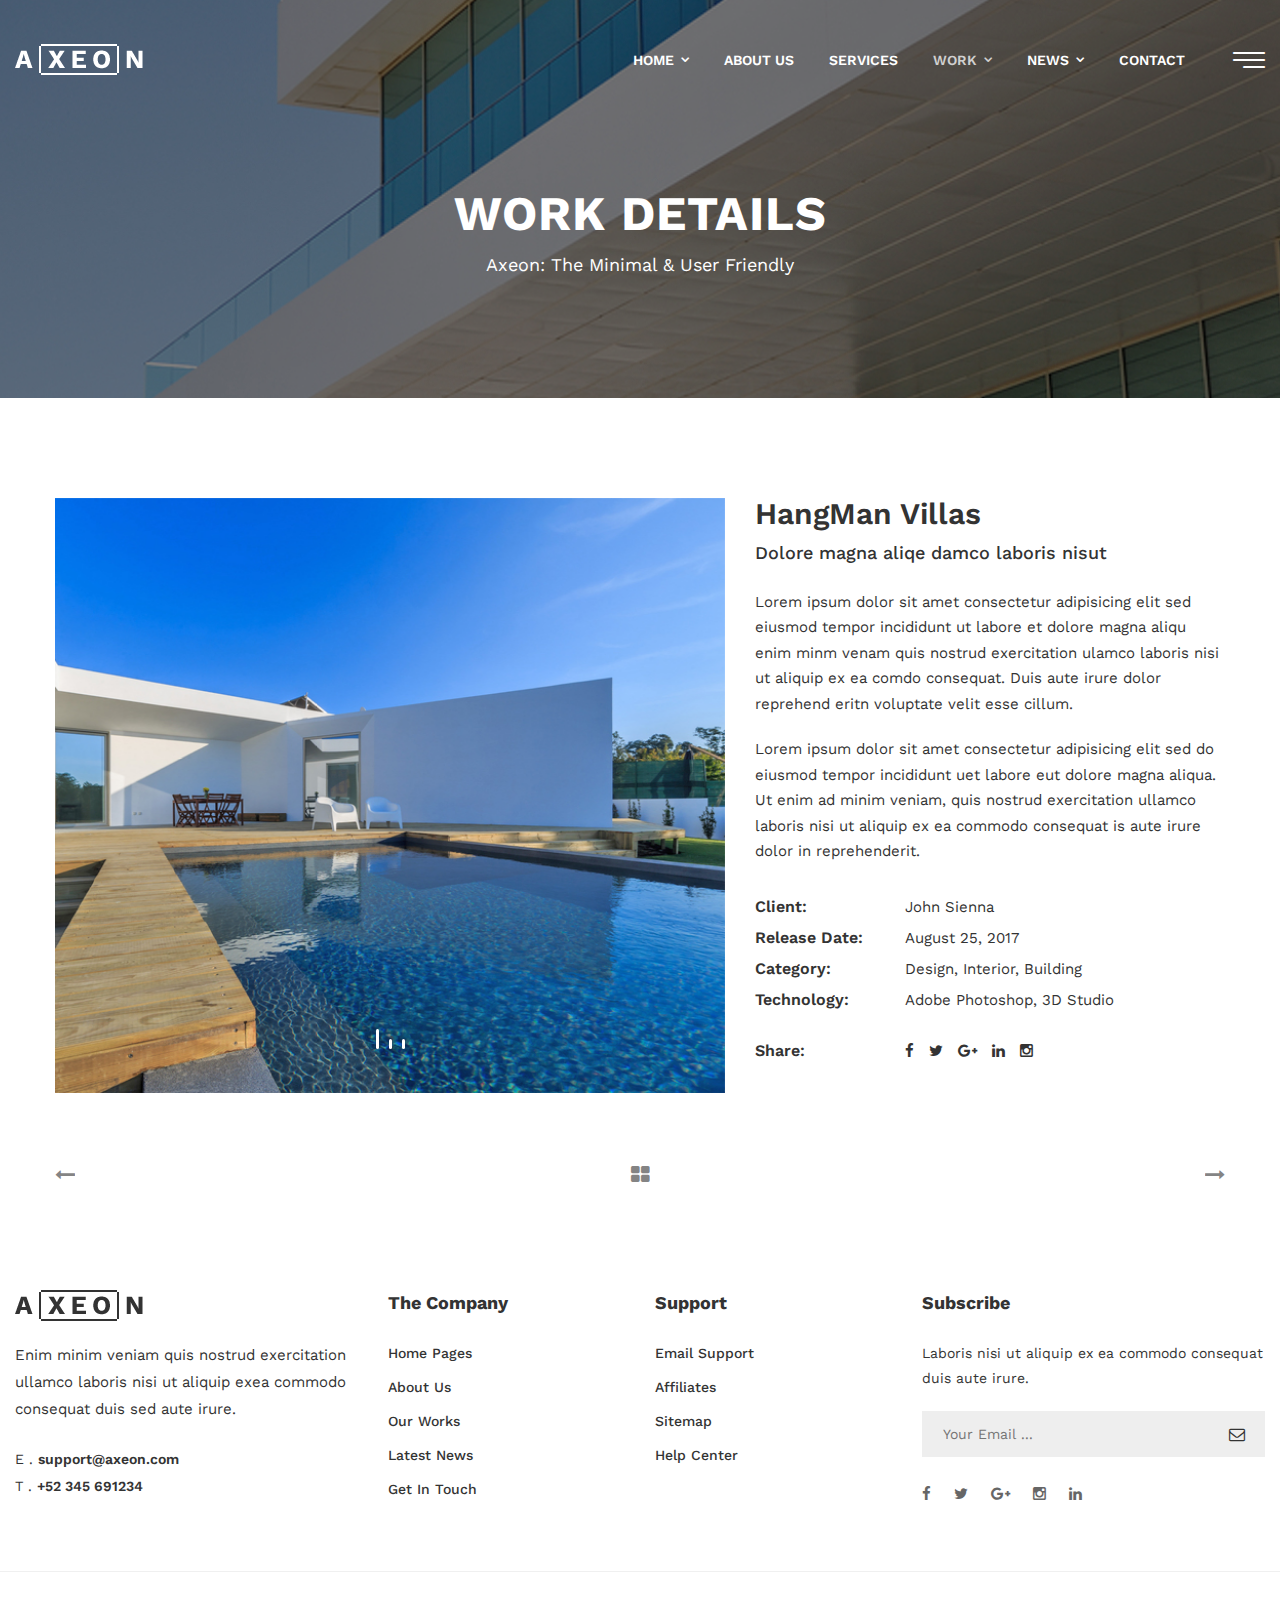
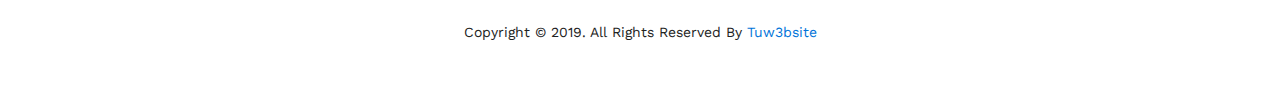
<file: portfolio-details.html>
<!DOCTYPE html>
<html>
<head>
<meta charset="utf-8">
<title>Axeon - Multipurpose HTML Template | Portfolio Details</title>
<!-- Stylesheets -->
<link href="css/bootstrap.css" rel="stylesheet">
<link href="css/style.css" rel="stylesheet">
<link href="css/responsive.css" rel="stylesheet">

<!--Favicon-->
<link rel="shortcut icon" href="images/favicon.png" type="image/x-icon">
<link rel="icon" href="images/favicon.png" type="image/x-icon">
<!-- Responsive -->
<meta http-equiv="X-UA-Compatible" content="IE=edge">
<meta name="viewport" content="width=device-width, initial-scale=1.0, maximum-scale=1.0, user-scalable=0">
<!--[if lt IE 9]><script src="https://cdnjs.cloudflare.com/ajax/libs/html5shiv/3.7.3/html5shiv.js"></script><![endif]-->
<!--[if lt IE 9]><script src="js/respond.js"></script><![endif]-->
</head>

<body>
<div class="page-wrapper">
 	
    <!-- Preloader -->
    <div class="preloader"></div>
     
    <!-- Main Header / Style Two-->
    <header class="main-header header-style-two">
        
        <!--Header-Upper-->
        <div class="header-upper">
            <div class="outer-box clearfix">
                
                <div class="logo-outer">
                    <div class="logo"><a href="index.html"><img src="images/logo-2.png" alt="" title=""></a></div>
                </div>
                
                <div class="nav-outer clearfix">
                    <!-- Main Menu -->
                    <nav class="main-menu">
                        <div class="navbar-header">
                            <!-- Toggle Button -->    	
                            <button type="button" class="navbar-toggle" data-toggle="collapse" data-target=".navbar-collapse">
                            <span class="icon-bar"></span>
                            <span class="icon-bar"></span>
                            <span class="icon-bar"></span>
                            </button>
                        </div>
                        
                        <div class="navbar-collapse collapse clearfix">
                            <ul class="navigation clearfix">
                                <li class="dropdown"><a href="portfolio-details.html#">Home</a>
                                    <ul>
                                        <li><a href="index.html">Home Interior</a></li>
                                        <li><a href="index-2.html">Home Architect</a></li>
                                        <li><a href="index-3.html">Home Agency</a></li>
                                        <li class="dropdown"><a href="portfolio-details.html#">Header Styles</a>
                                            <ul>
                                                <li><a href="index.html">Header Style 01</a></li>
                                                <li><a href="index-2.html">Header Style 02</a></li>
                                                <li><a href="index-3.html">Header Style 03</a></li>
                                            </ul>
                                        </li>
                                    </ul>
                                </li>
                                <li><a href="about.html">About us</a></li>
                                <li><a href="services.html">Services</a></li>
                                <li class="current dropdown"><a href="portfolio-details.html#">Work</a>
                                    <ul>
                                        <li><a href="portfolio.html">Work 03 Column</a></li>
                                        <li><a href="portfolio-2.html">Work 04 Column</a></li>
                                        <li><a href="portfolio-3.html">Work Fullwidth</a></li>
                                        <li><a href="portfolio-details.html">Work Details</a></li>
                                    </ul>
                                </li>

                                <li class="dropdown"><a href="portfolio-details.html#">News</a>
                                    <ul>
                                        <li><a href="blog-list.html">News List View</a></li>
                                        <li><a href="blog.html">News Classic View</a></li>
                                        <li><a href="blog-details.html">News Details</a></li>
                                        <li><a href="error-page.html">404 Page</a></li>
                                        <li><a href="search-page.html">Search Details</a></li>
                                    </ul>
                                </li>
                                <li><a href="contact.html">Contact</a></li>
                            </ul>
                        </div>
                    </nav>
                    
                    <!--Nav Toggler-->
                    <div class="nav-toggler"><span class="flaticon-menu-1"></span></div>
                    
                </div>
                
            </div>
        </div>
        <!--End Header Upper-->
    
    </header>
    <!--End Main Header -->
    
    <!--Page Title-->
    <section class="page-title" style="background-image:url(images/background/7.jpg);">
    	<div class="auto-container">
        	<div class="content-box">
            	<h1>Work Details</h1>
                <div class="subtitle">Axeon: The Minimal & User Friendly</div>
            </div>
        </div>
    </section>
    
    
    <!--Work Details Section-->
    <section class="work-details-section">
        <div class="auto-container">
        	<div class="row clearfix">
            	<!--Image Column-->
                <div class="image-column col-md-7 col-sm-12 col-xs-12">
                	<div class="carousel-outer">
                    	<ul class="single-item-carousel owl-theme owl-carousel">
                        	<li><a href="images/gallery/30.jpg" class="lightbox-image" title="Image Caption Here"><img src="images/gallery/30.jpg" alt=""></a></li>
                            <li><a href="images/gallery/30.jpg" class="lightbox-image" title="Image Caption Here"><img src="images/gallery/30.jpg" alt=""></a></li>
                            <li><a href="images/gallery/30.jpg" class="lightbox-image" title="Image Caption Here"><img src="images/gallery/30.jpg" alt=""></a></li>
                        </ul>
                    </div>
                </div>
                
                <!--Content Column-->
                <div class="content-column col-md-5 col-sm-12 col-xs-12">
                	<div class="inner">
                    	<div class="title-box">
                        	<h2>HangMan Villas</h2>
                            <h3>Dolore magna aliqe damco laboris nisut</h3>
                        </div>
                        <div class="text-content">
                            <p>Lorem ipsum dolor sit amet consectetur adipisicing elit sed eiusmod tempor incididunt ut labore et dolore magna aliqu enim minm venam quis nostrud exercitation ulamco laboris nisi ut aliquip ex ea comdo consequat. Duis aute irure dolor reprehend eritn voluptate velit esse cillum.</p>
							<p>Lorem ipsum dolor sit amet consectetur adipisicing elit sed do eiusmod tempor incididunt uet labore eut dolore magna aliqua. Ut enim ad minim veniam, quis nostrud exercitation ullamco laboris nisi ut aliquip ex ea commodo consequat is aute irure dolor in reprehenderit.</p>
                        </div>
                        <div class="project-info">
                        	<ul>
                            	<li class="clearfix">
                                	<div class="title-span">Client:</div>
                                    <div class="info-span">John Sienna</div>
                                </li>
                                <li class="clearfix">
                                	<div class="title-span">Release Date:</div>
                                    <div class="info-span">August 25, 2017</div>
                                </li>
                                <li class="clearfix">
                                	<div class="title-span">Category:</div>
                                    <div class="info-span">Design, Interior, Building</div>
                                </li>
                                <li class="clearfix">
                                	<div class="title-span">Technology:</div>
                                    <div class="info-span">Adobe Photoshop, 3D Studio</div>
                                </li>
                                <li class="share-it clearfix">
                                	<div class="title-span">Share:</div>
                                    <div class="info-span"><div class="social"><a href="portfolio-details.html#"><span class="fa fa-facebook-f"></span></a><a href="portfolio-details.html#"><span class="fa fa-twitter"></span></a><a href="portfolio-details.html#"><span class="fa fa-google-plus"></span></a><a href="portfolio-details.html#"><span class="fa fa-linkedin"></span></a><a href="portfolio-details.html#"><span class="fa fa-instagram"></span></a></div></div>
                                </li>
                            </ul>
                        </div>
                    </div>
                </div>
            </div>
            
            <!--Post Controls-->
            <div class="post-controls">
            	<div class="controls clearfix">
                	<a href="portfolio-details.html#" class="prev"><span class="fa fa-long-arrow-left"></span></a>
                    <a href="portfolio.html" class="view-all"><span class="fa fa-th-large"></span></a>
                    <a href="portfolio-details.html#" class="next"><span class="fa fa-long-arrow-right"></span></a>
                </div>
            </div>
            
        </div>
    </section>
    
    
    <!--Main Footer-->
    <footer class="main-footer">
    	<!--Widgets Section-->
    	<div class="widgets-section">
        	<div class="auto-container">
            	<div class="row clearfix">
                	<!--Big Column-->
                    <div class="big-column col-md-6 col-sm-12 col-xs-12">
                    	<div class="row clearfix">
                        	<!--Footer Column-->
                            <div class="footer-column col-md-7 col-sm-6 col-xs-12">
                            	<div class="footer-widget about-widget">
                                	<div class="logo"><a href="index.html"><img src="images/footer-logo.png" alt=""></a></div>
                                	<div class="widget-content">
                                    	<div class="text">Enim minim veniam quis nostrud exercitation ullamco laboris nisi ut aliquip exea commodo consequat duis sed aute irure.</div>
                                    	<ul class="contact-info">
                                        	<li>E . <a href="portfolio-details.html#"><strong>support@axeon.com</strong></a></li>
                                            <li>T . <a href="portfolio-details.html#"><strong>+52 345 691234</strong></a></li>
                                        </ul>
                                    </div>
                                </div>
                            </div><!--End Footer Column-->
                            
                            <!--Footer Column-->
                            <div class="footer-column col-md-5 col-sm-6 col-xs-12">
                            	<div class="footer-widget links-widget">
                                    <h2>The Company</h2>
                                    <div class="widget-content">
                                        <ul class="list">
                                            <li><a href="portfolio-details.html#">Home Pages</a></li>
                                            <li><a href="portfolio-details.html#">About Us</a></li>
                                            <li><a href="portfolio-details.html#">Our Works</a></li>
                                            <li><a href="portfolio-details.html#">Latest News</a></li>
                                            <li><a href="portfolio-details.html#">Get in Touch</a></li>
                                        </ul>
                                    </div>
                                </div>
                            </div><!--End Footer Column-->
                            
                        </div>
                    </div><!--End Big Column-->
                    
                    <!--Big Column-->
                    <div class="big-column col-md-6 col-sm-12 col-xs-12">
                    	<div class="row clearfix">
                            
                            <!--Footer Column-->
                            <div class="footer-column col-md-5 col-sm-6 col-xs-12">
                            	<div class="footer-widget links-widget">
                                    <h2>Support</h2>
                                    <div class="widget-content">
                                        <ul class="list">
                                            <li><a href="portfolio-details.html#">Email Support</a></li>
                                            <li><a href="portfolio-details.html#">Affiliates</a></li>
                                            <li><a href="portfolio-details.html#">Sitemap</a></li>
                                            <li><a href="portfolio-details.html#">Help Center</a></li>
                                        </ul>
                                    </div>
                                </div>
                            </div><!--End Footer Column-->
                            
                            <!--Footer Column-->
                            <div class="footer-column col-md-7 col-sm-6 col-xs-12">
                            	<div class="footer-widget newsletter-widget">
                                    <h2>Subscribe</h2>
                                    <div class="widget-content">
                                        <div class="text">Laboris nisi ut aliquip ex ea commodo consequat duis aute irure.</div>
                                        <div class="newsletter-form">
                                            <form method="post" action="blog.html">
                                                <div class="form-group">
                                                    <input type="email" name="field-name" value="" placeholder="Your Email ..." required>
                                                    <button type="submit" class="send-btn"><span class="fa fa-envelope-o"></span></button>
                                                </div>
                                            </form>
                                        </div>
                                        
                                        <!--Social Links-->
                                        <div class="social-links">
                                        	<ul class="clearfix">
                                            	<li><a href="portfolio-details.html#"><span class="fa fa-facebook-f"></span></a></li>
                                                <li><a href="portfolio-details.html#"><span class="fa fa-twitter"></span></a></li>
                                                <li><a href="portfolio-details.html#"><span class="fa fa-google-plus"></span></a></li>
                                                <li><a href="portfolio-details.html#"><span class="fa fa-instagram"></span></a></li>
                                                <li><a href="portfolio-details.html#"><span class="fa fa-linkedin"></span></a></li>
                                            </ul>
                                        </div>
                                        
                                    </div>
                                </div>
                            </div><!--End Footer Column-->
                            
                        </div>
                    </div><!--End Big Column-->
                    
                </div>
            </div>
        </div>
        
        <!--Footer Bottom-->
        <div class="footer-bottom">
        	<div class="auto-container">
            	<div class="copyright-text">Copyright &copy; 2019. All Rights Reserved By <a href="http://www.tuw3bsite.com.ve" target="_blank">Tuw3bsite</a>
            </div>
        </div>
    </footer>
    
</div>
<!--End pagewrapper-->

<!--Scroll to top-->
<div class="scroll-to-top scroll-to-target" data-target="html"><span class="icon fa fa-arrow-up"></span></div>






<script src="js/jquery.js"></script>
<script src="js/bootstrap.min.js"></script>
<script src="js/jquery-ui.js"></script>
<script src="js/jquery.fancybox.pack.js"></script>
<script src="js/jquery.fancybox-media.js"></script>
<script src="js/mixitup.js"></script>
<script src="js/owl.js"></script>
<script src="js/appear.js"></script>
<script src="js/wow.js"></script>
<script src="js/script.js"></script>

</body>
</html>
</file>
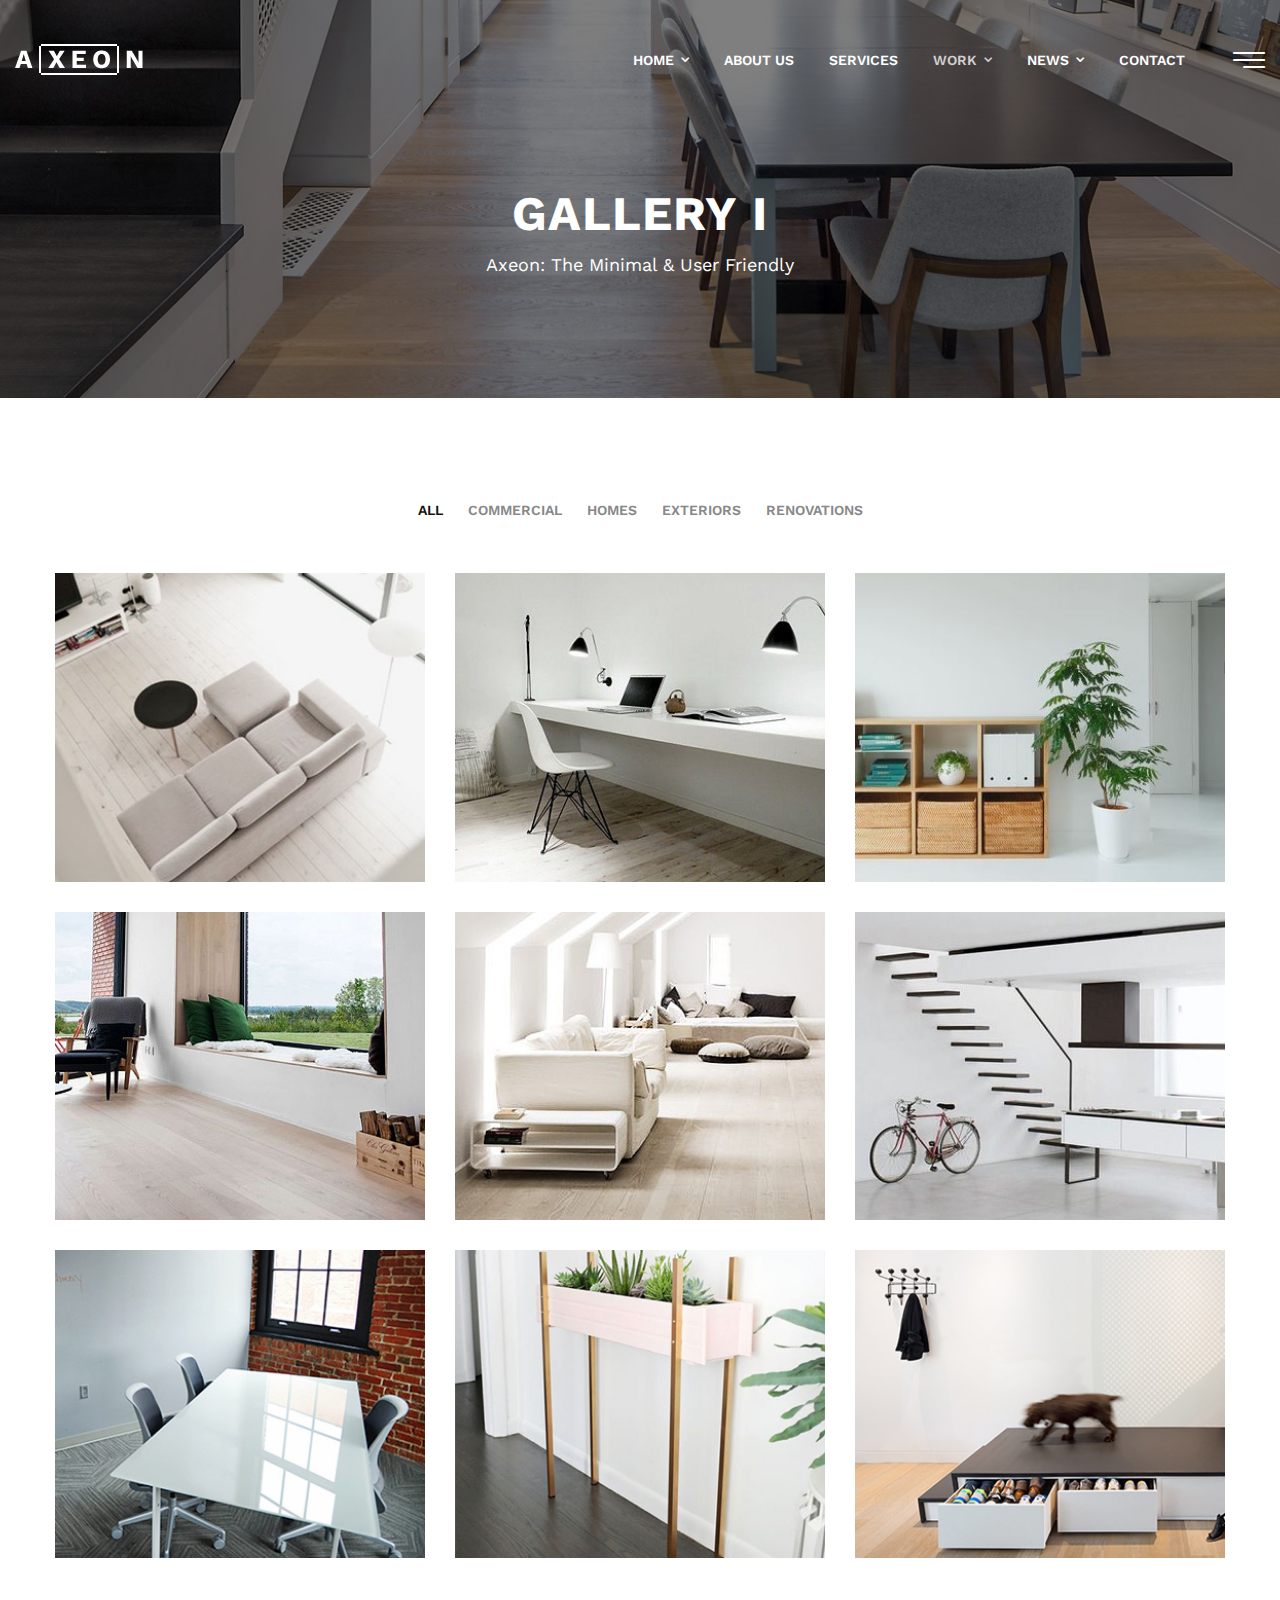
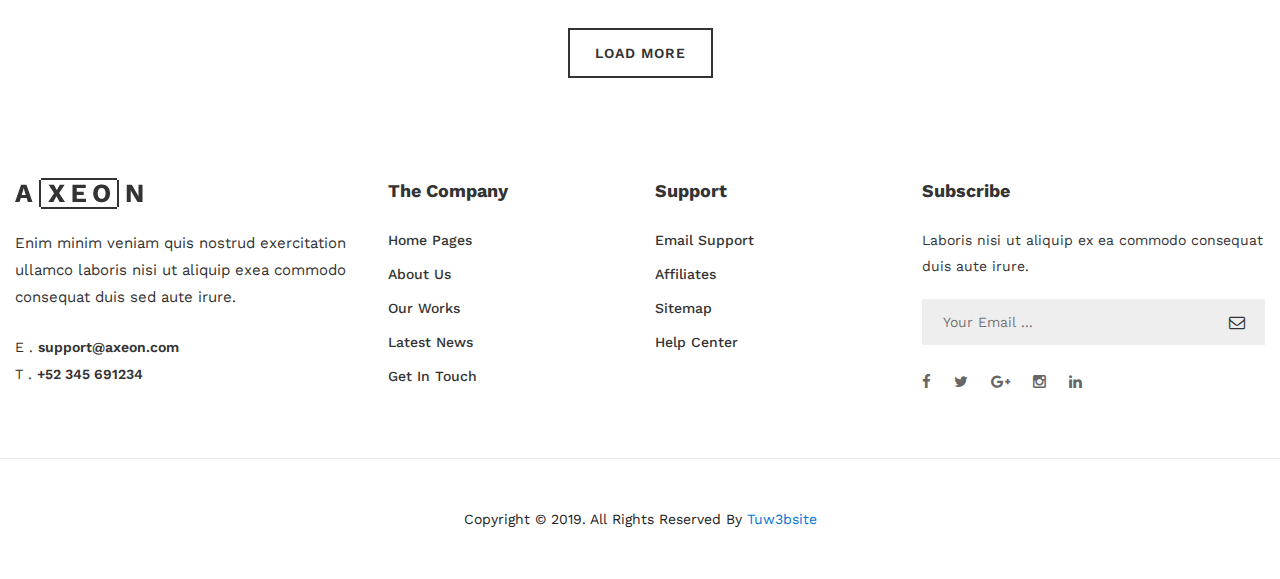
<file: portfolio.html>
<!DOCTYPE html>
<html>
<head>
<meta charset="utf-8">
<title>Axeon - Multipurpose HTML Template | Portfolio Three Column</title>
<!-- Stylesheets -->
<link href="css/bootstrap.css" rel="stylesheet">
<link href="css/style.css" rel="stylesheet">
<link href="css/responsive.css" rel="stylesheet">

<!--Favicon-->
<link rel="shortcut icon" href="images/favicon.png" type="image/x-icon">
<link rel="icon" href="images/favicon.png" type="image/x-icon">
<!-- Responsive -->
<meta http-equiv="X-UA-Compatible" content="IE=edge">
<meta name="viewport" content="width=device-width, initial-scale=1.0, maximum-scale=1.0, user-scalable=0">
<!--[if lt IE 9]><script src="https://cdnjs.cloudflare.com/ajax/libs/html5shiv/3.7.3/html5shiv.js"></script><![endif]-->
<!--[if lt IE 9]><script src="js/respond.js"></script><![endif]-->
</head>

<body>
<div class="page-wrapper">
 	
    <!-- Preloader -->
    <div class="preloader"></div>
     
    <!-- Main Header / Style Two-->
    <header class="main-header header-style-two">
        
        <!--Header-Upper-->
        <div class="header-upper">
            <div class="outer-box clearfix">
                
                <div class="logo-outer">
                    <div class="logo"><a href="index.html"><img src="images/logo-2.png" alt="" title=""></a></div>
                </div>
                
                <div class="nav-outer clearfix">
                    <!-- Main Menu -->
                    <nav class="main-menu">
                        <div class="navbar-header">
                            <!-- Toggle Button -->    	
                            <button type="button" class="navbar-toggle" data-toggle="collapse" data-target=".navbar-collapse">
                            <span class="icon-bar"></span>
                            <span class="icon-bar"></span>
                            <span class="icon-bar"></span>
                            </button>
                        </div>
                        
                        <div class="navbar-collapse collapse clearfix">
                            <ul class="navigation clearfix">
                                <li class="dropdown"><a href="portfolio.html#">Home</a>
                                    <ul>
                                        <li><a href="index.html">Home Interior</a></li>
                                        <li><a href="index-2.html">Home Architect</a></li>
                                        <li><a href="index-3.html">Home Agency</a></li>
                                        <li class="dropdown"><a href="portfolio.html#">Header Styles</a>
                                            <ul>
                                                <li><a href="index.html">Header Style 01</a></li>
                                                <li><a href="index-2.html">Header Style 02</a></li>
                                                <li><a href="index-3.html">Header Style 03</a></li>
                                            </ul>
                                        </li>
                                    </ul>
                                </li>
                                <li><a href="about.html">About us</a></li>
                                <li><a href="services.html">Services</a></li>
                                <li class="current dropdown"><a href="portfolio.html#">Work</a>
                                    <ul>
                                        <li><a href="portfolio.html">Work 03 Column</a></li>
                                        <li><a href="portfolio-2.html">Work 04 Column</a></li>
                                        <li><a href="portfolio-3.html">Work Fullwidth</a></li>
                                        <li><a href="portfolio-details.html">Work Details</a></li>
                                    </ul>
                                </li>

                                <li class="dropdown"><a href="portfolio.html#">News</a>
                                    <ul>
                                        <li><a href="blog-list.html">News List View</a></li>
                                        <li><a href="blog.html">News Classic View</a></li>
                                        <li><a href="blog-details.html">News Details</a></li>
                                        <li><a href="error-page.html">404 Page</a></li>
                                        <li><a href="search-page.html">Search Details</a></li>
                                    </ul>
                                </li>
                                <li><a href="contact.html">Contact</a></li>
                            </ul>
                        </div>
                    </nav>
                    
                    <!--Nav Toggler-->
                    <div class="nav-toggler"><span class="flaticon-menu-1"></span></div>
                    
                </div>
                
            </div>
        </div>
        <!--End Header Upper-->
    
    </header>
    <!--End Main Header -->
    
    <!--Page Title-->
    <section class="page-title" style="background-image:url(images/background/6.jpg);">
    	<div class="auto-container">
        	<div class="content-box">
            	<h1>gallery I</h1>
                <div class="subtitle">Axeon: The Minimal & User Friendly</div>
            </div>
        </div>
    </section>
    
    
    <!--Projects Section-->
    <section class="projects-section-three">
        <div class="auto-container">
            
            <div class="mixitup-gallery">
            	
                <!--Filter-->
                <div class="filters ">
                    <ul class="filter-tabs filter-btns">
                        <li class="filter active" data-role="button" data-filter="all">All</li>
                        <li class="filter" data-role="button" data-filter=".commercial">commercial</li>
                        <li class="filter" data-role="button" data-filter=".homes">homes</li>
                        <li class="filter" data-role="button" data-filter=".exteriors">exteriors</li>
                        <li class="filter" data-role="button" data-filter=".renovations">renovations</li>
                    </ul>
                </div>
                
                <div class="filter-list row clearfix">
                    <!--Default Portfolio Item-->
                    <div class="default-portfolio-item col-md-4 col-sm-6 col-xs-12 mix mix_all exteriors">
                        <div class="inner-box">
                            <div class="image-box">
                                <figure class="image"><img src="images/gallery/1.jpg" alt=""></figure>
                                <div class="overlay-box">
                                    <div class="overlay-inner">
                                        <div class="overlay-content">
                                            <h3><a href="portfolio-details.html">office desk</a></h3>
                                            <h4 class="cat"><a href="portfolio-details.html">commercial</a></h4>
                                        </div>
                                    </div>
                                </div>
                            </div>
                        </div>
                    </div>
                    <!--Default Portfolio Item-->
                    <div class="default-portfolio-item col-md-4 col-sm-6 col-xs-12 mix mix_all commercial exteriors">
                        <div class="inner-box">
                            <div class="image-box">
                                <figure class="image"><img src="images/gallery/2.jpg" alt=""></figure>
                                <div class="overlay-box">
                                    <div class="overlay-inner">
                                        <div class="overlay-content">
                                            <h3><a href="portfolio-details.html">office desk</a></h3>
                                            <h4 class="cat"><a href="portfolio-details.html">commercial</a></h4>
                                        </div>
                                    </div>
                                </div>
                            </div>
                        </div>
                    </div>
                    <!--Default Portfolio Item-->
                    <div class="default-portfolio-item col-md-4 col-sm-6 col-xs-12 mix mix_all homes exteriors">
                        <div class="inner-box">
                            <div class="image-box">
                                <figure class="image"><img src="images/gallery/3.jpg" alt=""></figure>
                                <div class="overlay-box">
                                    <div class="overlay-inner">
                                        <div class="overlay-content">
                                            <h3><a href="portfolio-details.html">office desk</a></h3>
                                            <h4 class="cat"><a href="portfolio-details.html">commercial</a></h4>
                                        </div>
                                    </div>
                                </div>
                            </div>
                        </div>
                    </div>
                    <!--Default Portfolio Item-->
                    <div class="default-portfolio-item col-md-4 col-sm-6 col-xs-12 mix mix_all commercial homes">
                        <div class="inner-box">
                            <div class="image-box">
                                <figure class="image"><img src="images/gallery/4.jpg" alt=""></figure>
                                <div class="overlay-box">
                                    <div class="overlay-inner">
                                        <div class="overlay-content">
                                            <h3><a href="portfolio-details.html">office desk</a></h3>
                                            <h4 class="cat"><a href="portfolio-details.html">commercial</a></h4>
                                        </div>
                                    </div>
                                </div>
                            </div>
                        </div>
                    </div>
                    <!--Default Portfolio Item-->
                    <div class="default-portfolio-item col-md-4 col-sm-6 col-xs-12 mix mix_all exteriors renovations">
                        <div class="inner-box">
                            <div class="image-box">
                                <figure class="image"><img src="images/gallery/5.jpg" alt=""></figure>
                                <div class="overlay-box">
                                    <div class="overlay-inner">
                                        <div class="overlay-content">
                                            <h3><a href="portfolio-details.html">office desk</a></h3>
                                            <h4 class="cat"><a href="portfolio-details.html">commercial</a></h4>
                                        </div>
                                    </div>
                                </div>
                            </div>
                        </div>
                    </div>
                    <!--Default Portfolio Item-->
                    <div class="default-portfolio-item col-md-4 col-sm-6 col-xs-12 mix mix_all renovations">
                        <div class="inner-box">
                            <div class="image-box">
                                <figure class="image"><img src="images/gallery/6.jpg" alt=""></figure>
                                <div class="overlay-box">
                                    <div class="overlay-inner">
                                        <div class="overlay-content">
                                            <h3><a href="portfolio-details.html">office desk</a></h3>
                                            <h4 class="cat"><a href="portfolio-details.html">commercial</a></h4>
                                        </div>
                                    </div>
                                </div>
                            </div>
                        </div>
                    </div>
                    <!--Default Portfolio Item-->
                    <div class="default-portfolio-item col-md-4 col-sm-6 col-xs-12 mix mix_all commercial exteriors">
                        <div class="inner-box">
                            <div class="image-box">
                                <figure class="image"><img src="images/gallery/15.jpg" alt=""></figure>
                                <div class="overlay-box">
                                    <div class="overlay-inner">
                                        <div class="overlay-content">
                                            <h3><a href="portfolio-details.html">office desk</a></h3>
                                            <h4 class="cat"><a href="portfolio-details.html">commercial</a></h4>
                                        </div>
                                    </div>
                                </div>
                            </div>
                        </div>
                    </div>
                    <!--Default Portfolio Item-->
                    <div class="default-portfolio-item col-md-4 col-sm-6 col-xs-12 mix mix_all homes exteriors">
                        <div class="inner-box">
                            <div class="image-box">
                                <figure class="image"><img src="images/gallery/16.jpg" alt=""></figure>
                                <div class="overlay-box">
                                    <div class="overlay-inner">
                                        <div class="overlay-content">
                                            <h3><a href="portfolio-details.html">office desk</a></h3>
                                            <h4 class="cat"><a href="portfolio-details.html">commercial</a></h4>
                                        </div>
                                    </div>
                                </div>
                            </div>
                        </div>
                    </div>
                    <!--Default Portfolio Item-->
                    <div class="default-portfolio-item col-md-4 col-sm-6 col-xs-12 mix mix_all commercial homes">
                        <div class="inner-box">
                            <div class="image-box">
                                <figure class="image"><img src="images/gallery/17.jpg" alt=""></figure>
                                <div class="overlay-box">
                                    <div class="overlay-inner">
                                        <div class="overlay-content">
                                            <h3><a href="portfolio-details.html">office desk</a></h3>
                                            <h4 class="cat"><a href="portfolio-details.html">commercial</a></h4>
                                        </div>
                                    </div>
                                </div>
                            </div>
                        </div>
                    </div>
                    
                </div>
                
                <div class="load-more-btn"><a href="portfolio.html#" class="theme-btn btn-style-three">Load More</a></div>
                
        	</div>    
        </div>
    </section>
    
    
    <!--Main Footer-->
    <footer class="main-footer">
    	<!--Widgets Section-->
    	<div class="widgets-section">
        	<div class="auto-container">
            	<div class="row clearfix">
                	<!--Big Column-->
                    <div class="big-column col-md-6 col-sm-12 col-xs-12">
                    	<div class="row clearfix">
                        	<!--Footer Column-->
                            <div class="footer-column col-md-7 col-sm-6 col-xs-12">
                            	<div class="footer-widget about-widget">
                                	<div class="logo"><a href="index.html"><img src="images/footer-logo.png" alt=""></a></div>
                                	<div class="widget-content">
                                    	<div class="text">Enim minim veniam quis nostrud exercitation ullamco laboris nisi ut aliquip exea commodo consequat duis sed aute irure.</div>
                                    	<ul class="contact-info">
                                        	<li>E . <a href="portfolio.html#"><strong>support@axeon.com</strong></a></li>
                                            <li>T . <a href="portfolio.html#"><strong>+52 345 691234</strong></a></li>
                                        </ul>
                                    </div>
                                </div>
                            </div><!--End Footer Column-->
                            
                            <!--Footer Column-->
                            <div class="footer-column col-md-5 col-sm-6 col-xs-12">
                            	<div class="footer-widget links-widget">
                                    <h2>The Company</h2>
                                    <div class="widget-content">
                                        <ul class="list">
                                            <li><a href="portfolio.html#">Home Pages</a></li>
                                            <li><a href="portfolio.html#">About Us</a></li>
                                            <li><a href="portfolio.html#">Our Works</a></li>
                                            <li><a href="portfolio.html#">Latest News</a></li>
                                            <li><a href="portfolio.html#">Get in Touch</a></li>
                                        </ul>
                                    </div>
                                </div>
                            </div><!--End Footer Column-->
                            
                        </div>
                    </div><!--End Big Column-->
                    
                    <!--Big Column-->
                    <div class="big-column col-md-6 col-sm-12 col-xs-12">
                    	<div class="row clearfix">
                            
                            <!--Footer Column-->
                            <div class="footer-column col-md-5 col-sm-6 col-xs-12">
                            	<div class="footer-widget links-widget">
                                    <h2>Support</h2>
                                    <div class="widget-content">
                                        <ul class="list">
                                            <li><a href="portfolio.html#">Email Support</a></li>
                                            <li><a href="portfolio.html#">Affiliates</a></li>
                                            <li><a href="portfolio.html#">Sitemap</a></li>
                                            <li><a href="portfolio.html#">Help Center</a></li>
                                        </ul>
                                    </div>
                                </div>
                            </div><!--End Footer Column-->
                            
                            <!--Footer Column-->
                            <div class="footer-column col-md-7 col-sm-6 col-xs-12">
                            	<div class="footer-widget newsletter-widget">
                                    <h2>Subscribe</h2>
                                    <div class="widget-content">
                                        <div class="text">Laboris nisi ut aliquip ex ea commodo consequat duis aute irure.</div>
                                        <div class="newsletter-form">
                                            <form method="post" action="blog.html">
                                                <div class="form-group">
                                                    <input type="email" name="field-name" value="" placeholder="Your Email ..." required>
                                                    <button type="submit" class="send-btn"><span class="fa fa-envelope-o"></span></button>
                                                </div>
                                            </form>
                                        </div>
                                        
                                        <!--Social Links-->
                                        <div class="social-links">
                                        	<ul class="clearfix">
                                            	<li><a href="portfolio.html#"><span class="fa fa-facebook-f"></span></a></li>
                                                <li><a href="portfolio.html#"><span class="fa fa-twitter"></span></a></li>
                                                <li><a href="portfolio.html#"><span class="fa fa-google-plus"></span></a></li>
                                                <li><a href="portfolio.html#"><span class="fa fa-instagram"></span></a></li>
                                                <li><a href="portfolio.html#"><span class="fa fa-linkedin"></span></a></li>
                                            </ul>
                                        </div>
                                        
                                    </div>
                                </div>
                            </div><!--End Footer Column-->
                            
                        </div>
                    </div><!--End Big Column-->
                    
                </div>
            </div>
        </div>
        
        <!--Footer Bottom-->
        <div class="footer-bottom">
        	<div class="auto-container">
            	<div class="copyright-text">Copyright &copy; 2019. All Rights Reserved By <a href="http://www.tuw3bsite.com.ve" target="_blank">Tuw3bsite</a>
            </div>
        </div>
    </footer>
    
</div>
<!--End pagewrapper-->

<!--Scroll to top-->
<div class="scroll-to-top scroll-to-target" data-target="html"><span class="icon fa fa-arrow-up"></span></div>






<script src="js/jquery.js"></script>
<script src="js/bootstrap.min.js"></script>
<script src="js/jquery-ui.js"></script>
<script src="js/jquery.fancybox.pack.js"></script>
<script src="js/jquery.fancybox-media.js"></script>
<script src="js/mixitup.js"></script>
<script src="js/owl.js"></script>
<script src="js/appear.js"></script>
<script src="js/wow.js"></script>
<script src="js/script.js"></script>

</body>
</html>
</file>
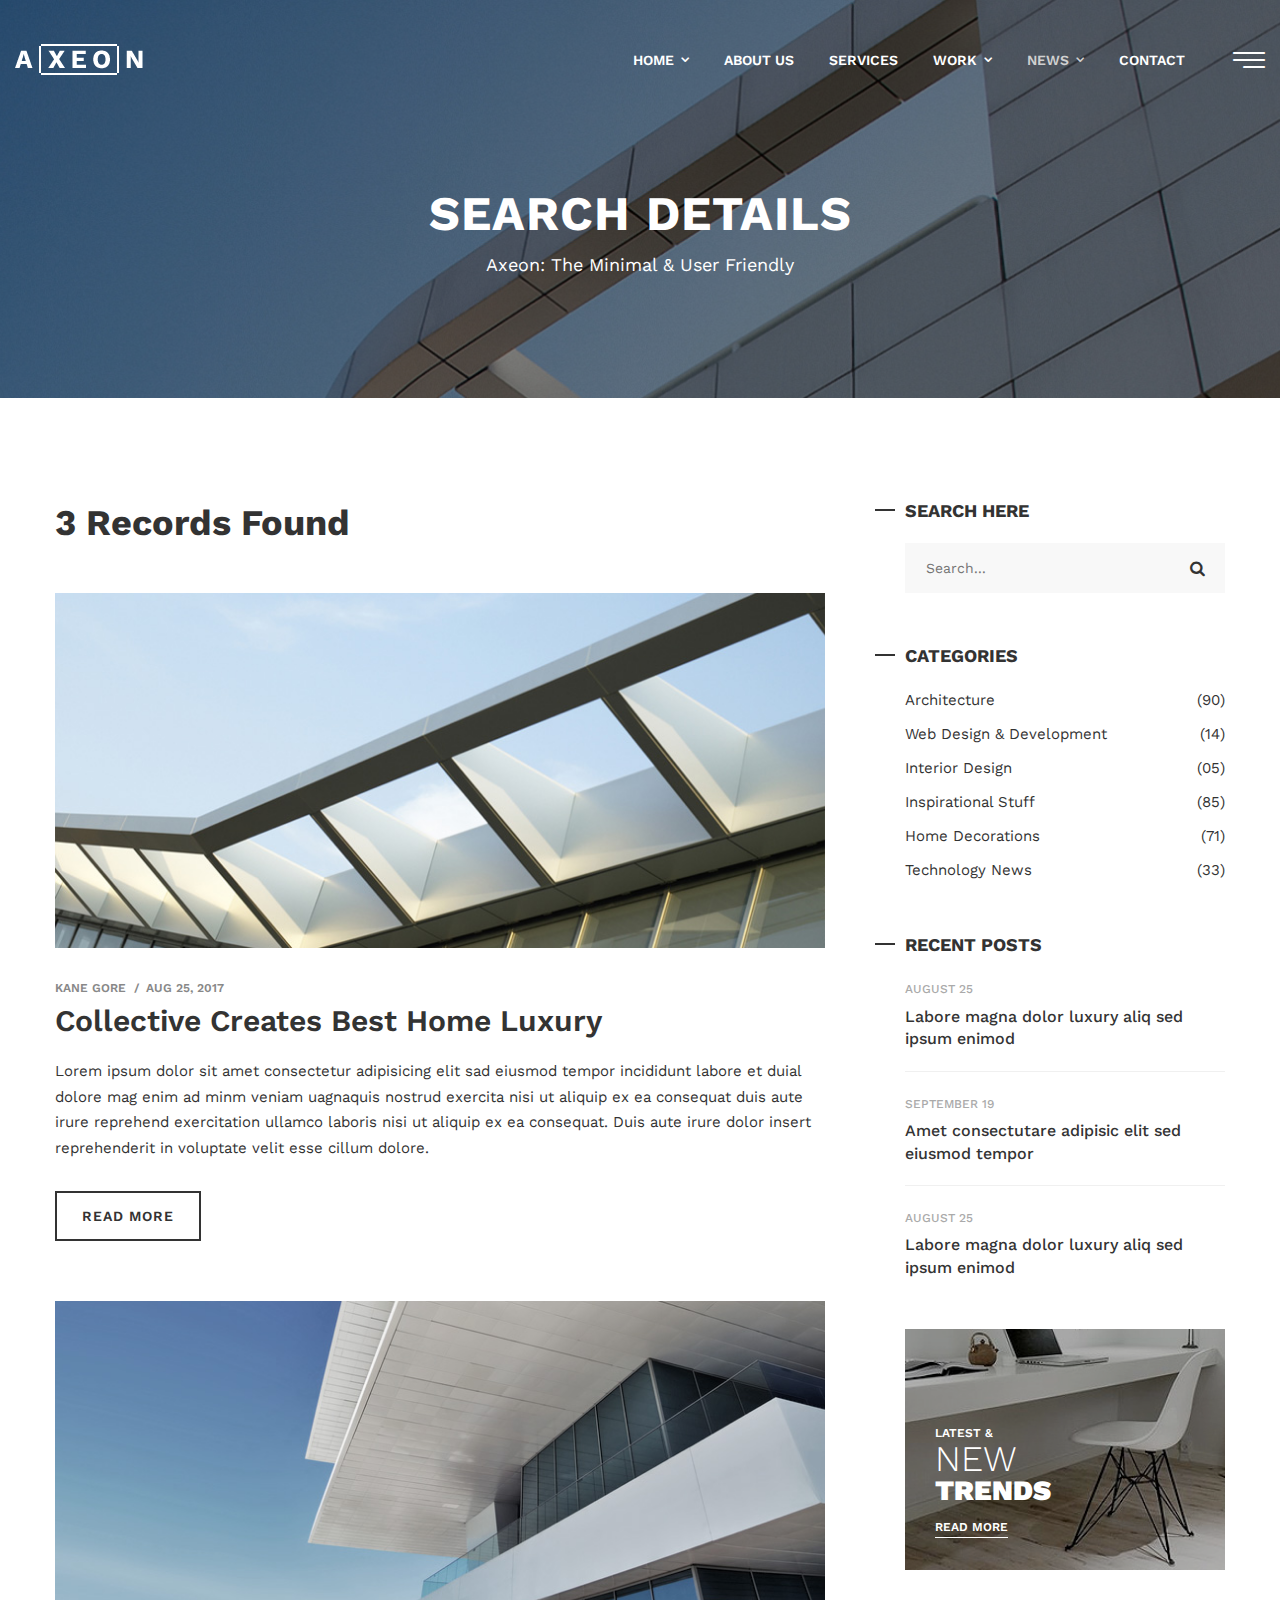
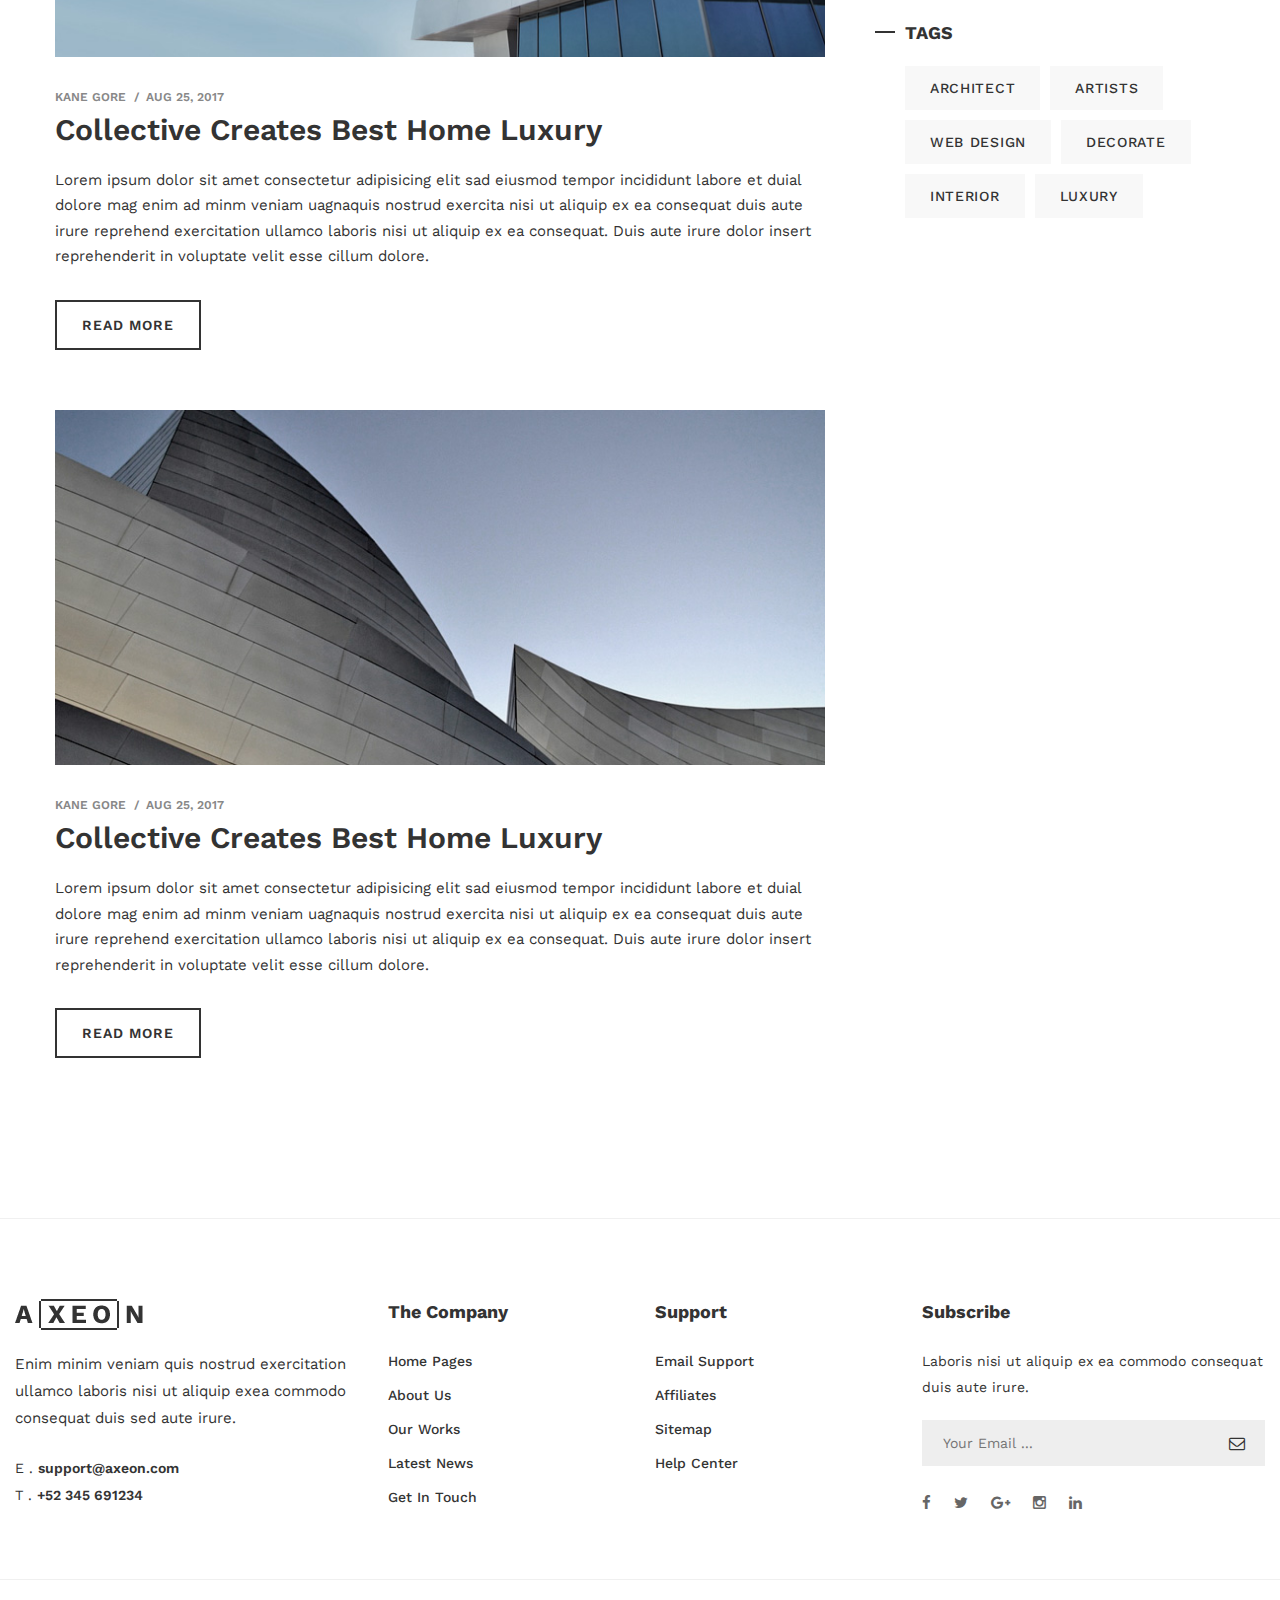
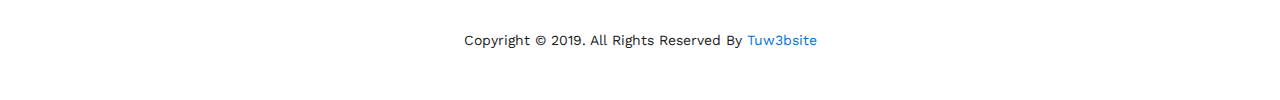
<file: search-page.html>
<!DOCTYPE html>
<html>
<head>
<meta charset="utf-8">
<title>Axeon - Multipurpose HTML Template | Search Page</title>
<!-- Stylesheets -->
<link href="css/bootstrap.css" rel="stylesheet">
<link href="css/style.css" rel="stylesheet">
<link href="css/responsive.css" rel="stylesheet">

<!--Favicon-->
<link rel="shortcut icon" href="images/favicon.png" type="image/x-icon">
<link rel="icon" href="images/favicon.png" type="image/x-icon">
<!-- Responsive -->
<meta http-equiv="X-UA-Compatible" content="IE=edge">
<meta name="viewport" content="width=device-width, initial-scale=1.0, maximum-scale=1.0, user-scalable=0">
<!--[if lt IE 9]><script src="https://cdnjs.cloudflare.com/ajax/libs/html5shiv/3.7.3/html5shiv.js"></script><![endif]-->
<!--[if lt IE 9]><script src="js/respond.js"></script><![endif]-->
</head>

<body>
<div class="page-wrapper">
 	
    <!-- Preloader -->
    <div class="preloader"></div>
     
    <!-- Main Header / Style Two-->
    <header class="main-header header-style-two">
        
        <!--Header-Upper-->
        <div class="header-upper">
            <div class="outer-box clearfix">
                
                <div class="logo-outer">
                    <div class="logo"><a href="index.html"><img src="images/logo-2.png" alt="" title=""></a></div>
                </div>
                
                <div class="nav-outer clearfix">
                    <!-- Main Menu -->
                    <nav class="main-menu">
                        <div class="navbar-header">
                            <!-- Toggle Button -->    	
                            <button type="button" class="navbar-toggle" data-toggle="collapse" data-target=".navbar-collapse">
                            <span class="icon-bar"></span>
                            <span class="icon-bar"></span>
                            <span class="icon-bar"></span>
                            </button>
                        </div>
                        
                        <div class="navbar-collapse collapse clearfix">
                            <ul class="navigation clearfix">
                                <li class="dropdown"><a href="search-page.html#">Home</a>
                                    <ul>
                                        <li><a href="index.html">Home Interior</a></li>
                                        <li><a href="index-2.html">Home Architect</a></li>
                                        <li><a href="index-3.html">Home Agency</a></li>
                                        <li class="dropdown"><a href="search-page.html#">Header Styles</a>
                                            <ul>
                                                <li><a href="index.html">Header Style 01</a></li>
                                                <li><a href="index-2.html">Header Style 02</a></li>
                                                <li><a href="index-3.html">Header Style 03</a></li>
                                            </ul>
                                        </li>
                                    </ul>
                                </li>
                                <li><a href="about.html">About us</a></li>
                                <li><a href="services.html">Services</a></li>
                                <li class="dropdown"><a href="search-page.html#">Work</a>
                                    <ul>
                                        <li><a href="portfolio.html">Work 03 Column</a></li>
                                        <li><a href="portfolio-2.html">Work 04 Column</a></li>
                                        <li><a href="portfolio-3.html">Work Fullwidth</a></li>
                                        <li><a href="portfolio-details.html">Work Details</a></li>
                                    </ul>
                                </li>

                                <li class="current dropdown"><a href="search-page.html#">News</a>
                                    <ul>
                                        <li><a href="blog-list.html">News List View</a></li>
                                        <li><a href="blog.html">News Classic View</a></li>
                                        <li><a href="blog-details.html">News Details</a></li>
                                        <li><a href="error-page.html">404 Page</a></li>
                                        <li><a href="search-page.html">Search Details</a></li>
                                    </ul>
                                </li>
                                <li><a href="contact.html">Contact</a></li>
                            </ul>
                        </div>
                    </nav>
                    
                    <!--Nav Toggler-->
                    <div class="nav-toggler"><span class="flaticon-menu-1"></span></div>
                    
                </div>
                
            </div>
        </div>
        <!--End Header Upper-->
    
    </header>
    <!--End Main Header -->
    
    <!--Page Title-->
    <section class="page-title" style="background-image:url(images/background/10.jpg);">
    	<div class="auto-container">
        	<div class="content-box">
            	<h1>Search Details</h1>
                <div class="subtitle">Axeon: The Minimal & User Friendly</div>
            </div>
        </div>
    </section>
    
    
    <!--Sidebar Page Container-->
    <div class="sidebar-page-container">
    	<div class="auto-container">
        	<div class="row clearfix">
            	<!--Content Side-->
                <div class="content-side col-md-8 col-sm-12 col-xs-12">
                	<div class="search-title"><h1>3 Records Found</h1></div>
                	<div class="blog-posts">
                    	<!--News Style Three-->
                        <div class="news-style-three">
                            <div class="inner-box">
                            	<!--Image Box-->
                                <div class="image-box">
                                    <figure class="image"><a href="blog-details.html"><img src="images/resource/blog-image-12.jpg" alt=""></a></figure>
                                </div>
                                <div class="post-meta">
                                    <ul class="clearfix">
                                        <li><a href="blog-details.html">kane Gore</a></li>
                                        <li><a href="blog-details.html">aug 25, 2017</a></li>
                                    </ul>
                                </div>
                                <h2><a href="blog-details.html">Collective Creates Best Home Luxury </a></h2>
                                <div class="text">Lorem ipsum dolor sit amet consectetur adipisicing elit sad eiusmod tempor incididunt labore et duial dolore mag enim ad minm veniam uagnaquis nostrud exercita nisi ut aliquip ex ea consequat duis aute irure reprehend exercitation ullamco laboris nisi ut aliquip ex ea  consequat. Duis aute irure dolor insert reprehenderit in voluptate velit esse cillum dolore.</div>
                                <div class="more-link"><a href="blog-details.html" class="theme-btn btn-style-three">read more</a></div>
                            </div>
                        </div>
                        <!--News Style Three-->
                        <div class="news-style-three">
                            <div class="inner-box">
                            	<!--Image Box-->
                                <div class="image-box">
                                    <figure class="image"><a href="blog-details.html"><img src="images/resource/blog-image-13.jpg" alt=""></a></figure>
                                </div>
                                <div class="post-meta">
                                    <ul class="clearfix">
                                        <li><a href="blog-details.html">kane Gore</a></li>
                                        <li><a href="blog-details.html">aug 25, 2017</a></li>
                                    </ul>
                                </div>
                                <h2><a href="blog-details.html">Collective Creates Best Home Luxury </a></h2>
                                <div class="text">Lorem ipsum dolor sit amet consectetur adipisicing elit sad eiusmod tempor incididunt labore et duial dolore mag enim ad minm veniam uagnaquis nostrud exercita nisi ut aliquip ex ea consequat duis aute irure reprehend exercitation ullamco laboris nisi ut aliquip ex ea  consequat. Duis aute irure dolor insert reprehenderit in voluptate velit esse cillum dolore.</div>
                                <div class="more-link"><a href="blog-details.html" class="theme-btn btn-style-three">read more</a></div>
                            </div>
                        </div>
                        <!--News Style Three-->
                        <div class="news-style-three">
                            <div class="inner-box">
                            	<!--Image Box-->
                                <div class="image-box">
                                    <figure class="image"><a href="blog-details.html"><img src="images/resource/blog-image-14.jpg" alt=""></a></figure>
                                </div>
                                <div class="post-meta">
                                    <ul class="clearfix">
                                        <li><a href="blog-details.html">kane Gore</a></li>
                                        <li><a href="blog-details.html">aug 25, 2017</a></li>
                                    </ul>
                                </div>
                                <h2><a href="blog-details.html">Collective Creates Best Home Luxury </a></h2>
                                <div class="text">Lorem ipsum dolor sit amet consectetur adipisicing elit sad eiusmod tempor incididunt labore et duial dolore mag enim ad minm veniam uagnaquis nostrud exercita nisi ut aliquip ex ea consequat duis aute irure reprehend exercitation ullamco laboris nisi ut aliquip ex ea  consequat. Duis aute irure dolor insert reprehenderit in voluptate velit esse cillum dolore.</div>
                                <div class="more-link"><a href="blog-details.html" class="theme-btn btn-style-three">read more</a></div>
                            </div>
                        </div>
                        
                    </div>
                </div>
                
                <!--Sidebar Side-->
                <div class="sidebar-side col-md-4 col-sm-12 col-xs-12">
                	<aside class="sidebar">
                    	<!-- Search Widget -->
                        <div class="sidebar-widget search-widget">
                        	<div class="widget-inner">
                            	<div class="sidebar-title"><h3>Search Here</h3></div>
                                <form method="post" action="blog.html">
                                    <div class="form-group">
                                        <input type="search" name="search-field" value="" placeholder="Search..." required>
                                        <button type="submit"><span class="icon fa fa-search"></span></button>
                                    </div>
                                </form>
                            </div>
                        </div>
                        
                    	<!--Links-->
                        <div class="sidebar-widget links-widget">
                        	<div class="widget-inner">
                            	<div class="sidebar-title"><h3>categories</h3></div>
                                <ul class="links-list">
                                	<li><a href="search-page.html#" class="clearfix"><span class="pull-left">Architecture</span><span class="pull-right">(90)</span></a></li>
                                    <li><a href="search-page.html#" class="clearfix"><span class="pull-left">Web Design & Development</span><span class="pull-right">(14)</span></a></li>
                                    <li><a href="search-page.html#" class="clearfix"><span class="pull-left">Interior Design</span><span class="pull-right">(05)</span></a></li>
                                    <li><a href="search-page.html#" class="clearfix"><span class="pull-left">Inspirational Stuff</span><span class="pull-right">(85)</span></a></li>
                                    <li><a href="search-page.html#" class="clearfix"><span class="pull-left">Home Decorations</span><span class="pull-right">(71)</span></a></li>
                                    <li><a href="search-page.html#" class="clearfix"><span class="pull-left">Technology News</span><span class="pull-right">(33)</span></a></li>
                                </ul>
                            </div>
                        </div>
                        
                        <!--Recent Posts-->
                        <div class="sidebar-widget recent-posts">
                        	<div class="widget-inner">
                            	<div class="sidebar-title"><h3>recent posts</h3></div>
                                <!--Post-->
                                <div class="post">
                                	<div class="post-date">august 25 </div>
                                    <h4><a href="search-page.html#">Labore magna dolor luxury aliq sed ipsum enimod</a></h4>
                                </div>
                                
                                <!--Post-->
                                <div class="post">
                                	<div class="post-date">september 19 </div>
                                    <h4><a href="search-page.html#">Amet consectutare adipisic elit sed eiusmod tempor</a></h4>
                                </div>
                                
                                <!--Post-->
                                <div class="post">
                                	<div class="post-date">august 25 </div>
                                    <h4><a href="search-page.html#">Labore magna dolor luxury aliq sed ipsum enimod</a></h4>
                                </div>
                                
                            </div>
                        </div>
                        
                        <!-- Featured Post Widget -->
                        <div class="sidebar-widget featured-post-widget">
                        	<div class="widget-inner">
                            	<div class="image-box">
                                	<figure class="image"><img src="images/resource/blog-image-15.jpg" alt=""></figure>
                                    <div class="overlay-box">
                                        <div class="overlay-inner">
                                            <h3><a href="search-page.html#"><span class="span-one">Latest &amp;</span><span class="span-two">NEW</span><span class="span-three">trends</span></a></h3>
                                            <div class="more-link"><a href="search-page.html#">Read More</a></div>
                                        </div>
                                    </div>
                                </div>
                            </div>
                        </div>
                        
                        <!-- Tags Widget -->
                        <div class="sidebar-widget tags-widget">
                        	<div class="widget-inner">
                            	<div class="sidebar-title"><h3>tags</h3></div>
                                <ul class="tags-list clearfix">
                                	<li><a href="search-page.html#">architect</a></li>
                                    <li><a href="search-page.html#">artists</a></li>
                                    <li><a href="search-page.html#">web design</a></li>
                                    <li><a href="search-page.html#">decorate</a></li>
                                    <li><a href="search-page.html#">interior</a></li>
                                    <li><a href="search-page.html#">luxury</a></li>
                                </ul>
                            </div>
                        </div>
                        
                    </aside>
                </div>
            </div>
        </div>
    </div>
    
    <!--Main Footer-->
    <footer class="main-footer">
    	<!--Widgets Section-->
    	<div class="widgets-section">
        	<div class="auto-container">
            	<div class="row clearfix">
                	<!--Big Column-->
                    <div class="big-column col-md-6 col-sm-12 col-xs-12">
                    	<div class="row clearfix">
                        	<!--Footer Column-->
                            <div class="footer-column col-md-7 col-sm-6 col-xs-12">
                            	<div class="footer-widget about-widget">
                                	<div class="logo"><a href="index.html"><img src="images/footer-logo.png" alt=""></a></div>
                                	<div class="widget-content">
                                    	<div class="text">Enim minim veniam quis nostrud exercitation ullamco laboris nisi ut aliquip exea commodo consequat duis sed aute irure.</div>
                                    	<ul class="contact-info">
                                        	<li>E . <a href="search-page.html#"><strong>support@axeon.com</strong></a></li>
                                            <li>T . <a href="search-page.html#"><strong>+52 345 691234</strong></a></li>
                                        </ul>
                                    </div>
                                </div>
                            </div><!--End Footer Column-->
                            
                            <!--Footer Column-->
                            <div class="footer-column col-md-5 col-sm-6 col-xs-12">
                            	<div class="footer-widget links-widget">
                                    <h2>The Company</h2>
                                    <div class="widget-content">
                                        <ul class="list">
                                            <li><a href="search-page.html#">Home Pages</a></li>
                                            <li><a href="search-page.html#">About Us</a></li>
                                            <li><a href="search-page.html#">Our Works</a></li>
                                            <li><a href="search-page.html#">Latest News</a></li>
                                            <li><a href="search-page.html#">Get in Touch</a></li>
                                        </ul>
                                    </div>
                                </div>
                            </div><!--End Footer Column-->
                            
                        </div>
                    </div><!--End Big Column-->
                    
                    <!--Big Column-->
                    <div class="big-column col-md-6 col-sm-12 col-xs-12">
                    	<div class="row clearfix">
                            
                            <!--Footer Column-->
                            <div class="footer-column col-md-5 col-sm-6 col-xs-12">
                            	<div class="footer-widget links-widget">
                                    <h2>Support</h2>
                                    <div class="widget-content">
                                        <ul class="list">
                                            <li><a href="search-page.html#">Email Support</a></li>
                                            <li><a href="search-page.html#">Affiliates</a></li>
                                            <li><a href="search-page.html#">Sitemap</a></li>
                                            <li><a href="search-page.html#">Help Center</a></li>
                                        </ul>
                                    </div>
                                </div>
                            </div><!--End Footer Column-->
                            
                            <!--Footer Column-->
                            <div class="footer-column col-md-7 col-sm-6 col-xs-12">
                            	<div class="footer-widget newsletter-widget">
                                    <h2>Subscribe</h2>
                                    <div class="widget-content">
                                        <div class="text">Laboris nisi ut aliquip ex ea commodo consequat duis aute irure.</div>
                                        <div class="newsletter-form">
                                            <form method="post" action="blog.html">
                                                <div class="form-group">
                                                    <input type="email" name="field-name" value="" placeholder="Your Email ..." required>
                                                    <button type="submit" class="send-btn"><span class="fa fa-envelope-o"></span></button>
                                                </div>
                                            </form>
                                        </div>
                                        
                                        <!--Social Links-->
                                        <div class="social-links">
                                        	<ul class="clearfix">
                                            	<li><a href="search-page.html#"><span class="fa fa-facebook-f"></span></a></li>
                                                <li><a href="search-page.html#"><span class="fa fa-twitter"></span></a></li>
                                                <li><a href="search-page.html#"><span class="fa fa-google-plus"></span></a></li>
                                                <li><a href="search-page.html#"><span class="fa fa-instagram"></span></a></li>
                                                <li><a href="search-page.html#"><span class="fa fa-linkedin"></span></a></li>
                                            </ul>
                                        </div>
                                        
                                    </div>
                                </div>
                            </div><!--End Footer Column-->
                            
                        </div>
                    </div><!--End Big Column-->
                    
                </div>
            </div>
        </div>
        
        <!--Footer Bottom-->
        <div class="footer-bottom">
        	<div class="auto-container">
            	<div class="copyright-text">Copyright &copy; 2019. All Rights Reserved By <a href="http://www.tuw3bsite.com.ve" target="_blank">Tuw3bsite</a>
            </div>
        </div>
    </footer>
    
</div>
<!--End pagewrapper-->

<!--Scroll to top-->
<div class="scroll-to-top scroll-to-target" data-target="html"><span class="icon fa fa-arrow-up"></span></div>






<script src="js/jquery.js"></script>
<script src="js/bootstrap.min.js"></script>
<script src="js/jquery-ui.js"></script>
<script src="js/jquery.fancybox.pack.js"></script>
<script src="js/jquery.fancybox-media.js"></script>
<script src="js/mixitup.js"></script>
<script src="js/owl.js"></script>
<script src="js/appear.js"></script>
<script src="js/wow.js"></script>
<script src="js/script.js"></script>

</body>
</html>
</file>
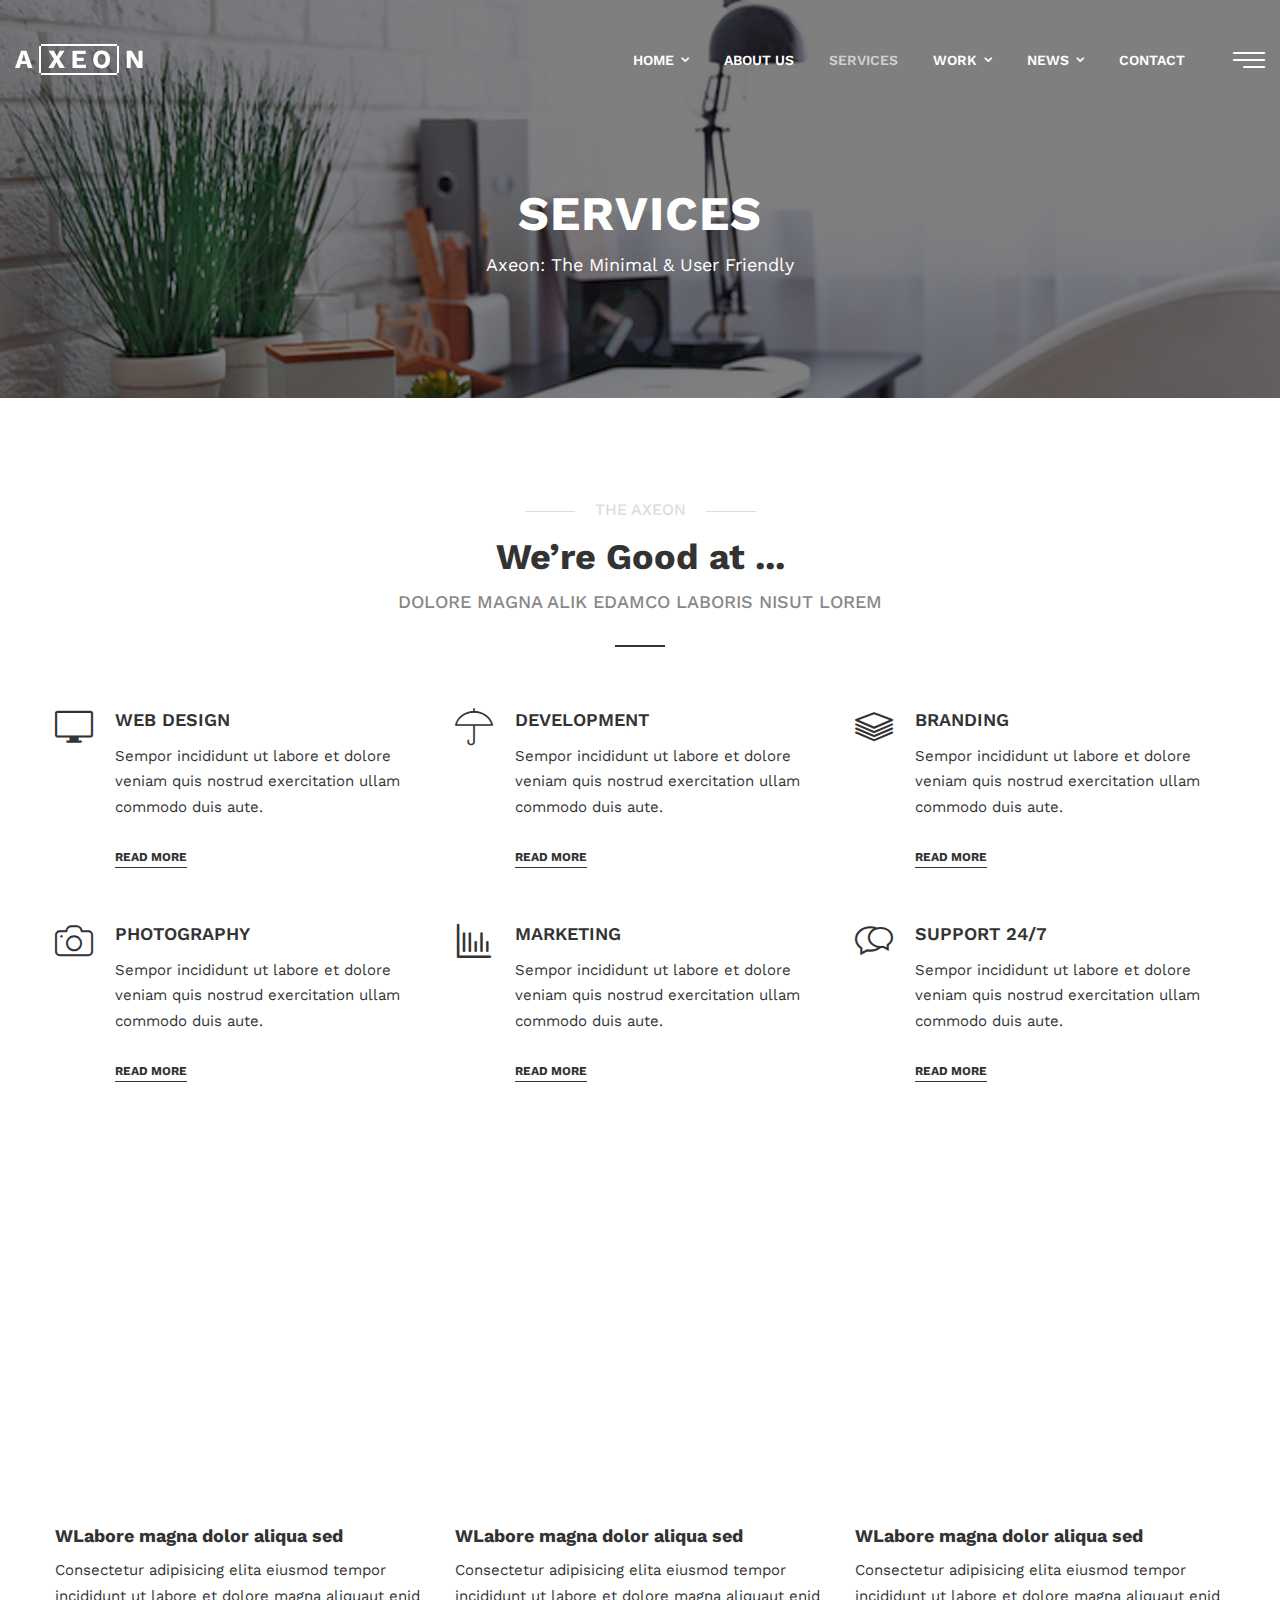
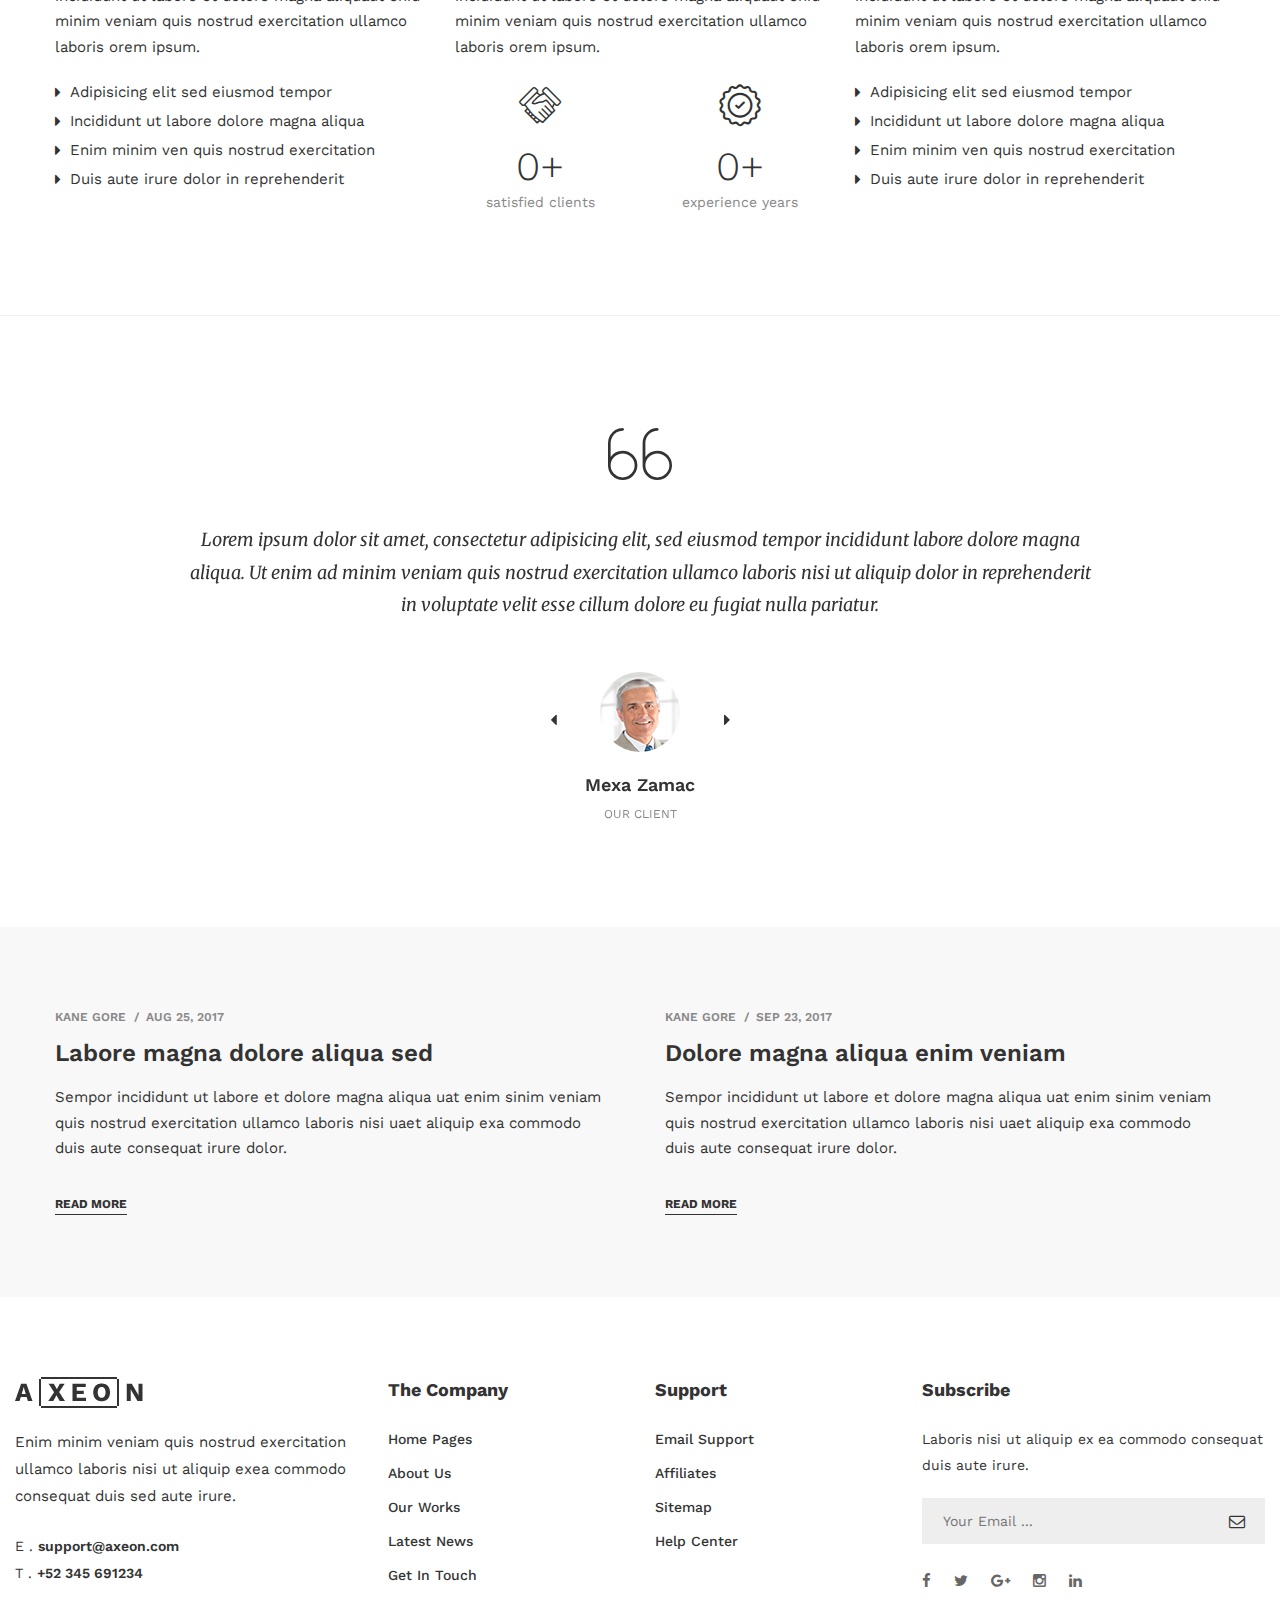
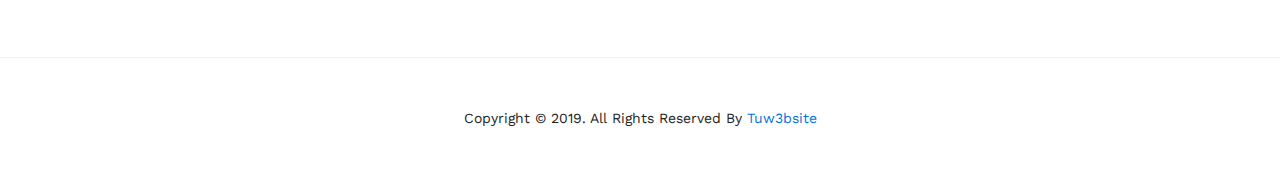
<file: services.html>
<!DOCTYPE html>
<html>
<head>
<meta charset="utf-8">
<title>Axeon - Multipurpose HTML Template | Our Services</title>
<!-- Stylesheets -->
<link href="css/bootstrap.css" rel="stylesheet">
<link href="css/style.css" rel="stylesheet">
<link href="css/responsive.css" rel="stylesheet">

<!--Favicon-->
<link rel="shortcut icon" href="images/favicon.png" type="image/x-icon">
<link rel="icon" href="images/favicon.png" type="image/x-icon">
<!-- Responsive -->
<meta http-equiv="X-UA-Compatible" content="IE=edge">
<meta name="viewport" content="width=device-width, initial-scale=1.0, maximum-scale=1.0, user-scalable=0">
<!--[if lt IE 9]><script src="https://cdnjs.cloudflare.com/ajax/libs/html5shiv/3.7.3/html5shiv.js"></script><![endif]-->
<!--[if lt IE 9]><script src="js/respond.js"></script><![endif]-->
</head>

<body>
<div class="page-wrapper">
 	
    <!-- Preloader -->
    <div class="preloader"></div>
     
    <!-- Main Header / Style Two-->
    <header class="main-header header-style-two">
        
        <!--Header-Upper-->
        <div class="header-upper">
            <div class="outer-box clearfix">
                
                <div class="logo-outer">
                    <div class="logo"><a href="index.html"><img src="images/logo-2.png" alt="" title=""></a></div>
                </div>
                
                <div class="nav-outer clearfix">
                    <!-- Main Menu -->
                    <nav class="main-menu">
                        <div class="navbar-header">
                            <!-- Toggle Button -->    	
                            <button type="button" class="navbar-toggle" data-toggle="collapse" data-target=".navbar-collapse">
                            <span class="icon-bar"></span>
                            <span class="icon-bar"></span>
                            <span class="icon-bar"></span>
                            </button>
                        </div>
                        
                        <div class="navbar-collapse collapse clearfix">
                            <ul class="navigation clearfix">
                                <li class="dropdown"><a href="services.html#">Home</a>
                                    <ul>
                                        <li><a href="index.html">Home Interior</a></li>
                                        <li><a href="index-2.html">Home Architect</a></li>
                                        <li><a href="index-3.html">Home Agency</a></li>
                                        <li class="dropdown"><a href="services.html#">Header Styles</a>
                                            <ul>
                                                <li><a href="index.html">Header Style 01</a></li>
                                                <li><a href="index-2.html">Header Style 02</a></li>
                                                <li><a href="index-3.html">Header Style 03</a></li>
                                            </ul>
                                        </li>
                                    </ul>
                                </li>
                                <li><a href="about.html">About us</a></li>
                                <li class="current"><a href="services.html">Services</a></li>
                                <li class="dropdown"><a href="services.html#">Work</a>
                                    <ul>
                                        <li><a href="portfolio.html">Work 03 Column</a></li>
                                        <li><a href="portfolio-2.html">Work 04 Column</a></li>
                                        <li><a href="portfolio-3.html">Work Fullwidth</a></li>
                                        <li><a href="portfolio-details.html">Work Details</a></li>
                                    </ul>
                                </li>

                                <li class="dropdown"><a href="services.html#">News</a>
                                    <ul>
                                        <li><a href="blog-list.html">News List View</a></li>
                                        <li><a href="blog.html">News Classic View</a></li>
                                        <li><a href="blog-details.html">News Details</a></li>
                                        <li><a href="error-page.html">404 Page</a></li>
                                        <li><a href="search-page.html">Search Details</a></li>
                                    </ul>
                                </li>
                                <li><a href="contact.html">Contact</a></li>
                            </ul>
                        </div>
                    </nav>
                    
                    <!--Nav Toggler-->
                    <div class="nav-toggler"><span class="flaticon-menu-1"></span></div>
                    
                </div>
                
            </div>
        </div>
        <!--End Header Upper-->
    
    </header>
    <!--End Main Header -->
    
    <!--Page Title-->
    <section class="page-title" style="background-image:url(images/background/4.jpg);">
    	<div class="auto-container">
        	<div class="content-box">
            	<h1>services</h1>
                <div class="subtitle">Axeon: The Minimal & User Friendly</div>
            </div>
        </div>
    </section>
    
    
    <!--Services Section-->
    <section class="services-section">
    	<div class="auto-container">
        	<!--Heading-->
        	<div class="title-box">
                <h3 class="subtitle">the axeon</h3>
                <h2>We’re Good at ...</h2>
                <h4>Dolore magna alik edamco laboris nisut Lorem</h4>
            </div>
            
            <div class="row clearfix">
            	<!--Service Style One-->
                <div class="service-style-one col-md-4 col-sm-6 col-xs-12">
                	<div class="inner-box">
                    	<div class="icon-box"><span class="flaticon-computer-screen"></span></div>
                        <h3><a href="services.html">Web design</a></h3>
                        <div class="text">Sempor incididunt ut labore et dolore veniam quis nostrud exercitation ullam commodo duis aute.</div>
                        <div class="more-link"><a href="services.html">read more</a></div>
                    </div>
                </div>
                <!--Service Style One-->
                <div class="service-style-one col-md-4 col-sm-6 col-xs-12">
                	<div class="inner-box">
                    	<div class="icon-box"><span class="flaticon-weather"></span></div>
                        <h3><a href="services.html">development</a></h3>
                        <div class="text">Sempor incididunt ut labore et dolore veniam quis nostrud exercitation ullam commodo duis aute.</div>
                        <div class="more-link"><a href="services.html">read more</a></div>
                    </div>
                </div>
                <!--Service Style One-->
                <div class="service-style-one col-md-4 col-sm-6 col-xs-12">
                	<div class="inner-box">
                    	<div class="icon-box"><span class="flaticon-stack-of-square-papers"></span></div>
                        <h3><a href="services.html">branding</a></h3>
                        <div class="text">Sempor incididunt ut labore et dolore veniam quis nostrud exercitation ullam commodo duis aute.</div>
                        <div class="more-link"><a href="services.html">read more</a></div>
                    </div>
                </div>
                <!--Service Style One-->
                <div class="service-style-one col-md-4 col-sm-6 col-xs-12">
                	<div class="inner-box">
                    	<div class="icon-box"><span class="flaticon-photo-camera-3"></span></div>
                        <h3><a href="services.html">Photography</a></h3>
                        <div class="text">Sempor incididunt ut labore et dolore veniam quis nostrud exercitation ullam commodo duis aute.</div>
                        <div class="more-link"><a href="services.html">read more</a></div>
                    </div>
                </div>
                <!--Service Style One-->
                <div class="service-style-one col-md-4 col-sm-6 col-xs-12">
                	<div class="inner-box">
                    	<div class="icon-box"><span class="flaticon-stats"></span></div>
                        <h3><a href="services.html">Marketing</a></h3>
                        <div class="text">Sempor incididunt ut labore et dolore veniam quis nostrud exercitation ullam commodo duis aute.</div>
                        <div class="more-link"><a href="services.html">read more</a></div>
                    </div>
                </div>
                <!--Service Style One-->
                <div class="service-style-one col-md-4 col-sm-6 col-xs-12">
                	<div class="inner-box">
                    	<div class="icon-box"><span class="flaticon-social"></span></div>
                        <h3><a href="services.html">support 24/7</a></h3>
                        <div class="text">Sempor incididunt ut labore et dolore veniam quis nostrud exercitation ullam commodo duis aute.</div>
                        <div class="more-link"><a href="services.html">read more</a></div>
                    </div>
                </div>
            </div>
            
        </div>
    </section>
    
    <!--Services Section Two-->
    <section class="services-section-two">
        <div class="auto-container">
            <div class="row clearfix">
            	<!--Service Style Two-->
                <div class="service-style-two col-md-4 col-sm-6 col-xs-12">
                	<div class="inner-box">
                    	<figure class="image-box wow fadeInDown" data-wow-duration="1500ms" data-wow-delay="0ms"><a href="services.html#"><img src="images/resource/featured-image-7.jpg" alt=""></a></figure>
                        <div class="lower-content">
                            <h3><a href="services.html">WLabore magna dolor aliqua sed</a></h3>
                            <div class="text">Consectetur adipisicing elita eiusmod tempor incididunt ut labore et dolore magna aliquaut enid minim veniam quis nostrud exercitation ullamco laboris orem ipsum.</div>
                            <ul class="list-style-one">
                            	<li>Adipisicing elit sed eiusmod tempor</li>
                                <li>Incididunt ut labore dolore magna aliqua</li>
                                <li>Enim minim ven quis nostrud exercitation</li>
                                <li>Duis aute irure dolor in reprehenderit</li>
                            </ul>
                        </div>
                    </div>
                </div>
                <!--Service Style Two-->
                <div class="service-style-two col-md-4 col-sm-6 col-xs-12">
                	<div class="inner-box">
                    	<figure class="image-box wow fadeInDown" data-wow-duration="1500ms" data-wow-delay="300ms"><a href="services.html#"><img src="images/resource/featured-image-8.jpg" alt=""></a></figure>
                        <div class="lower-content">
                            <h3><a href="services.html">WLabore magna dolor aliqua sed</a></h3>
                            <div class="text">Consectetur adipisicing elita eiusmod tempor incididunt ut labore et dolore magna aliquaut enid minim veniam quis nostrud exercitation ullamco laboris orem ipsum.</div>
                            <!--Facts-->
                            <div class="facts">
                                <ul class="facts-list clearfix">
                                    <li><div class="fact-inner"><div class="icon"><span class="flaticon-handshake-1"></span></div><div class="count-box count"><span class="count-text" data-speed="1500" data-stop="95">0</span>+</div><div class="fact-title">satisfied clients</div></div></li>
                                    <li><div class="fact-inner"><div class="icon"><span class="flaticon-sticker"></span></div><div class="count-box count"><span class="count-text" data-speed="1500" data-stop="20">0</span>+</div><div class="fact-title">experience years</div></div></li>
                                </ul>
                            </div>
                        </div>
                    </div>
                </div>
                
                <!--Service Style Two-->
                <div class="service-style-two col-md-4 col-sm-6 col-xs-12">
                	<div class="inner-box">
                    	<figure class="image-box wow fadeInDown" data-wow-duration="1500ms" data-wow-delay="600ms"><a href="services.html#"><img src="images/resource/featured-image-9.jpg" alt=""></a></figure>
                        <div class="lower-content">
                            <h3><a href="services.html">WLabore magna dolor aliqua sed</a></h3>
                            <div class="text">Consectetur adipisicing elita eiusmod tempor incididunt ut labore et dolore magna aliquaut enid minim veniam quis nostrud exercitation ullamco laboris orem ipsum.</div>
                            <ul class="list-style-one">
                            	<li>Adipisicing elit sed eiusmod tempor</li>
                                <li>Incididunt ut labore dolore magna aliqua</li>
                                <li>Enim minim ven quis nostrud exercitation</li>
                                <li>Duis aute irure dolor in reprehenderit</li>
                            </ul>
                        </div>
                    </div>
                </div>
            </div>
            
        </div>
    </section>
    
    
    <!--Testimonials One-->
    <section class="testimonials-one">
    	<div class="auto-container">
        	
            <!--Testimonials Carousel One-->
            <div class="carousel-outer">
            	
                <div class="testimonial-carousel-one single-item-fade-carousel owl-theme owl-carousel">
                	<!--Slide Item-->
                    <div class="slide-item">
                    	
                        <div class="quotes-icon"><span class="flaticon-left-quote-1"></span></div>
                        <div class="text-content">Lorem ipsum dolor sit amet, consectetur adipisicing elit, sed eiusmod tempor incididunt labore dolore magna aliqua. Ut enim ad minim veniam quis nostrud exercitation ullamco laboris nisi ut aliquip dolor in reprehenderit in voluptate velit esse cillum dolore eu fugiat nulla pariatur. </div>
                        
                        <div class="info">
                        	<div class="author-thumb img-circle"><img class="img-circle" src="images/resource/author-1.jpg" alt=""></div>
                            <h4>Mexa Zamac</h4>
                            <div class="designation">Our Client</div>
                        </div>
                        
                    </div>
                    
                    <!--Slide Item-->
                    <div class="slide-item">
                    	
                        <div class="quotes-icon"><span class="flaticon-left-quote-1"></span></div>
                        <div class="text-content">Lorem ipsum dolor sit amet, consectetur adipisicing elit, sed eiusmod tempor incididunt labore dolore magna aliqua. Ut enim ad minim veniam quis nostrud exercitation velit esse cillum dolore eu fugiat nulla pariatur ullamco laboris nisi ut aliquip dolor in reprehenderit in voluptate. </div>
                        
                        <div class="info">
                        	<div class="author-thumb img-circle"><img class="img-circle" src="images/resource/author-2.jpg" alt=""></div>
                            <h4>Masum Rana</h4>
                            <div class="designation">Our Client</div>
                        </div>
                        
                    </div>
                    
                    <!--Slide Item-->
                    <div class="slide-item">
                    	
                        <div class="quotes-icon"><span class="flaticon-left-quote-1"></span></div>
                        <div class="text-content">Lorem ipsum dolor sit amet, consectetur adipisicing elit, sed eiusmod tempor incididunt labore dolore magna aliqua. Ut enim ad minim veniam quis nostrud exercitationvelit esse cillum dolore eu fugiat nulla pariatur ullamco laboris nisi ut aliquip dolor in reprehenderit in voluptate . </div>
                        
                        <div class="info">
                        	<div class="author-thumb img-circle"><img class="img-circle" src="images/resource/author-3.jpg" alt=""></div>
                            <h4>Ahmad Madni</h4>
                            <div class="designation">Our Client</div>
                        </div>
                        
                    </div>
                    
                </div>
                
            </div>
            
        </div>
    </section>
    
    
    <!--News Section-->
    <section class="news-section">
    	<div class="auto-container">
        	<div class="row clearfix">
            	
                <!--News Style One-->
                <div class="news-style-one col-md-6 col-sm-6 col-xs-12">
                	<div class="inner-box">
                    	<div class="post-meta">
                        	<ul class="clearfix">
                            	<li><a href="blog-details.html">kane Gore</a></li>
                                <li><a href="blog-details.html">aug 25, 2017</a></li>
                            </ul>
                        </div>
                        <h2><a href="blog-details.html">Labore magna dolore aliqua sed</a></h2>
                        <div class="text">Sempor incididunt ut labore et dolore magna aliqua uat enim sinim veniam quis nostrud exercitation ullamco laboris nisi uaet aliquip exa commodo duis aute consequat irure dolor.</div>
                        <div class="more-link"><a href="blog-details.html">read more</a></div>
                    </div>
                </div>
                
                <!--News Style One-->
                <div class="news-style-one col-md-6 col-sm-6 col-xs-12">
                	<div class="inner-box">
                    	<div class="post-meta">
                        	<ul class="clearfix">
                            	<li><a href="blog-details.html">kane Gore</a></li>
                                <li><a href="blog-details.html">sep 23, 2017</a></li>
                            </ul>
                        </div>
                        <h2><a href="blog-details.html">Dolore magna aliqua enim veniam</a></h2>
                        <div class="text">Sempor incididunt ut labore et dolore magna aliqua uat enim sinim veniam quis nostrud exercitation ullamco laboris nisi uaet aliquip exa commodo duis aute consequat irure dolor.</div>
                        <div class="more-link"><a href="blog-details.html">read more</a></div>
                    </div>
                </div>
                
            </div>
        </div>
    </section>
    
    
    <!--Main Footer-->
    <footer class="main-footer">
    	<!--Widgets Section-->
    	<div class="widgets-section">
        	<div class="auto-container">
            	<div class="row clearfix">
                	<!--Big Column-->
                    <div class="big-column col-md-6 col-sm-12 col-xs-12">
                    	<div class="row clearfix">
                        	<!--Footer Column-->
                            <div class="footer-column col-md-7 col-sm-6 col-xs-12">
                            	<div class="footer-widget about-widget">
                                	<div class="logo"><a href="index.html"><img src="images/footer-logo.png" alt=""></a></div>
                                	<div class="widget-content">
                                    	<div class="text">Enim minim veniam quis nostrud exercitation ullamco laboris nisi ut aliquip exea commodo consequat duis sed aute irure.</div>
                                    	<ul class="contact-info">
                                        	<li>E . <a href="services.html#"><strong>support@axeon.com</strong></a></li>
                                            <li>T . <a href="services.html#"><strong>+52 345 691234</strong></a></li>
                                        </ul>
                                    </div>
                                </div>
                            </div><!--End Footer Column-->
                            
                            <!--Footer Column-->
                            <div class="footer-column col-md-5 col-sm-6 col-xs-12">
                            	<div class="footer-widget links-widget">
                                    <h2>The Company</h2>
                                    <div class="widget-content">
                                        <ul class="list">
                                            <li><a href="services.html#">Home Pages</a></li>
                                            <li><a href="services.html#">About Us</a></li>
                                            <li><a href="services.html#">Our Works</a></li>
                                            <li><a href="services.html#">Latest News</a></li>
                                            <li><a href="services.html#">Get in Touch</a></li>
                                        </ul>
                                    </div>
                                </div>
                            </div><!--End Footer Column-->
                            
                        </div>
                    </div><!--End Big Column-->
                    
                    <!--Big Column-->
                    <div class="big-column col-md-6 col-sm-12 col-xs-12">
                    	<div class="row clearfix">
                            
                            <!--Footer Column-->
                            <div class="footer-column col-md-5 col-sm-6 col-xs-12">
                            	<div class="footer-widget links-widget">
                                    <h2>Support</h2>
                                    <div class="widget-content">
                                        <ul class="list">
                                            <li><a href="services.html#">Email Support</a></li>
                                            <li><a href="services.html#">Affiliates</a></li>
                                            <li><a href="services.html#">Sitemap</a></li>
                                            <li><a href="services.html#">Help Center</a></li>
                                        </ul>
                                    </div>
                                </div>
                            </div><!--End Footer Column-->
                            
                            <!--Footer Column-->
                            <div class="footer-column col-md-7 col-sm-6 col-xs-12">
                            	<div class="footer-widget newsletter-widget">
                                    <h2>Subscribe</h2>
                                    <div class="widget-content">
                                        <div class="text">Laboris nisi ut aliquip ex ea commodo consequat duis aute irure.</div>
                                        <div class="newsletter-form">
                                            <form method="post" action="blog.html">
                                                <div class="form-group">
                                                    <input type="email" name="field-name" value="" placeholder="Your Email ..." required>
                                                    <button type="submit" class="send-btn"><span class="fa fa-envelope-o"></span></button>
                                                </div>
                                            </form>
                                        </div>
                                        
                                        <!--Social Links-->
                                        <div class="social-links">
                                        	<ul class="clearfix">
                                            	<li><a href="services.html#"><span class="fa fa-facebook-f"></span></a></li>
                                                <li><a href="services.html#"><span class="fa fa-twitter"></span></a></li>
                                                <li><a href="services.html#"><span class="fa fa-google-plus"></span></a></li>
                                                <li><a href="services.html#"><span class="fa fa-instagram"></span></a></li>
                                                <li><a href="services.html#"><span class="fa fa-linkedin"></span></a></li>
                                            </ul>
                                        </div>
                                        
                                    </div>
                                </div>
                            </div><!--End Footer Column-->
                            
                        </div>
                    </div><!--End Big Column-->
                    
                </div>
            </div>
        </div>
        
        <!--Footer Bottom-->
        <div class="footer-bottom">
        	<div class="auto-container">
            	<div class="copyright-text">Copyright &copy; 2019. All Rights Reserved By <a href="http://www.tuw3bsite.com.ve" target="_blank">Tuw3bsite</a>
            </div>
        </div>
    </footer>
    
</div>
<!--End pagewrapper-->

<!--Scroll to top-->
<div class="scroll-to-top scroll-to-target" data-target="html"><span class="icon fa fa-arrow-up"></span></div>






<script src="js/jquery.js"></script>
<script src="js/bootstrap.min.js"></script>
<script src="js/jquery-ui.js"></script>
<script src="js/jquery.fancybox.pack.js"></script>
<script src="js/jquery.fancybox-media.js"></script>
<script src="js/mixitup.js"></script>
<script src="js/owl.js"></script>
<script src="js/appear.js"></script>
<script src="js/wow.js"></script>
<script src="js/script.js"></script>

</body>
</html>
</file>
<file: css/responsive.css>
/* Axeon - Multipurpose HTML Template */

@media only screen and (min-width: 1560px){
	.boxed-body .header-style-one .outer-box,
	.boxed-body .main-slider,
	.boxed-body .featured-content-section,
	.boxed-body .testimonials-one,
	.boxed-body .news-section,
	.boxed-body .main-footer{
		margin:0px 100px !important;
	}
}

@media only screen and (min-width: 1300px){
	.boxed-body .header-style-one .outer-box,
	.boxed-body .main-slider,
	.boxed-body .featured-content-section,
	.boxed-body .testimonials-one,
	.boxed-body .news-section,
	.boxed-body .main-footer{
		margin:0px 50px;
	}
}

@media only screen and (max-width: 1340px){
	.page-wrapper{
		overflow:hidden;	
	}
	
}

@media only screen and (max-width: 1140px){
	
	.featured-content-section-two .content-column .inner{
		padding:80px 15px 60px 20px;	
	}
	
	.featured-content-section-three .content-column .inner{
		padding-left:40px;
		padding-top:60px;
		padding-bottom:60px;	
	}
	
	.featured-content-section-two .content-column h2 .white-color{
		color:#333333;	
	}
	
	.featured-content-section .content-column h2,
	.featured-content-section-two .content-column h2{
		margin-left:0px;	
	}
	
	.featured-content-section-two .facts .facts-list li .fact-inner{
		padding-left:0px;
		text-align:center;	
	}
	
	.featured-content-section-two .facts .facts-list li .icon{
		position:relative;
		left:0px;
		top:0px;
		margin:0 auto 20px;	
	}
	
	.news-list-style .image-column .image{
		margin-right:0px;	
	}
	
	.sidebar .sidebar-widget .sidebar-title:before{
		display:none;	
	}
	
	.sidebar-page-container .sidebar-side .sidebar{
		margin-left:0px;	
	}
}

@media only screen and (min-width: 768px){
	.main-menu .navigation > li > ul,
	.main-menu .navigation > li > ul > li > ul{
		display:block !important;
		visibility:hidden;
		opacity:0;
	}
}

@media only screen and (max-width: 1023px){
	
	
	
	.header-style-two{
		position:relative;
		background:#121212;	
	}
	
	.header-style-two.alternate{
		position:fixed;	
	}
	
	.header-style-one .logo-outer{
		position:relative;
		float:left;	
	}
	
	.header-style-one .outer-box{
		padding:0px 0px;	
	}
	
	.header-style-one .social-links{
		display:none;	
	}
	
	.header-style-one .outer-box .nav-outer{
		float:right;	
	}
	
	.header-style-two .outer-box .nav-outer{
		padding-right:0px;	
	}
	
	.header-style-two .outer-box .nav-outer .nav-toggler{
		display:none;	
	}
	
	.main-menu .navigation > li,
	.header-style-two .main-menu .navigation > li{
		display:block;
		float:left;
		margin:0px 0px 0px 20px;	
	}
	
	.main-slider .bordered-title{
		font-size:42px;
		line-height:1.4em;
		text-align:center !important;	
	}
	
	.main-slider .big-title{
		font-size:42px;	
	}
	
	.main-slider h3{
		font-size:26px;	
	}
	
	.main-slider .text-content{
		font-size:14px;	
	}
	
	.about-section .images-column .inner{
		padding-left:0px;	
	}
	
	.featured-content-section .content-column .inner{
		padding-left:0px;
		padding-top:0px;	
	}
	
	.projects-section .filters{
		margin-top:0px;
		margin-bottom:30px;
	}
	
	.projects-section .filters .filter-tabs{
		text-align:center;	
	}
	
	.projects-section .filters .filter-tabs li{
		margin:0px 10px 10px;
		float:none;	
	}
	
	.featured-content-section-two .image-column,
	.featured-content-section-two .content-column,
	.featured-content-section-three .image-column,
	.featured-content-section-three .content-column,
	.contact-section .form-column,
	.contact-section .map-column{
		width:100%;
		position:relative;
		left:0px;
		top:0px;
		height:auto;
		margin:0px;
		background:none !important;	
	}
	
	.featured-content-section-three .content-column .inner{
		margin:0px;	
	}
	
	.featured-content-section-two .image-column .image-box,
	.featured-content-section-three .image-column .image-box{
		display:block;	
	}
	
	.contact-section .map-column .map-canvas{
		position:relative;
		height:400px;	
	}
	
	.contact-section .form-column .inner{
		padding:60px 15px;
		max-width:none;	
	}
	
	
}

@media only screen and (max-width: 767px){
	
	.page-title{
		padding:80px 0px;	
	}
	
	.page-title h1{
		font-size:36px;	
	}
	
	.header-span{
		display:none;	
	}
	
	.header-style-one,
	.header-style-one.fixed-header,
	.header-style-two,
	.header-style-two.fixed-header,
	.header-style-three,
	.header-style-three.fixed-header,
	.header-style-two.alternate,
	.header-style-two.fixed-header .header-upper{
		position:relative;	
	}
	
	.header-style-two .outer-box{
		padding:0px 15px !important;	
	}
	
	.header-style-one .logo-outer,
	.header-style-two .logo-outer,
	.header-style-three .logo-outer{
		position:relative;
		z-index:5;	
	}
	
	.header-style-one .nav-outer,
	.header-style-two .nav-outer,
	.header-style-three .nav-outer,
	.header-style-two .outer-box .nav-outer{
		position:relative;
		width:100%;
		z-index:4;
		padding:0px;
		min-height:0;	
	}
	
	.header-style-two{
		background:#121212;	
	}
	
	.header-style-two .outer-box .nav-outer .nav-toggler{
		display:none;	
	}
	
	.main-header .main-menu{
		margin-top:-90px;	
	}
	
	.main-menu .collapse {
	   max-height:300px;
		overflow:auto;
		float:none;
		width:100%;
		padding:10px 0px 0px;
		border:none;
		margin:0px;
		-ms-border-radius:3px;
		-moz-border-radius:3px;
		-webkit-border-radius:3px;
		-o-border-radius:3px;
		border-radius:3px;
		-webkit-box-shadow:none;
		-ms-box-shadow:none;
		-o-box-shadow:none;
		-moz-box-shadow:none;
		box-shadow:none;
   }
   
	.main-menu .collapse.in,
	.main-menu .collapsing{
		padding:10px 0px 0px;
		border:none;
		margin:0px 0px 15px;
		-ms-border-radius:3px;
		-moz-border-radius:3px;
		-webkit-border-radius:3px;
		-o-border-radius:3px;
		border-radius:3px;
		-webkit-box-shadow:none;
		-ms-box-shadow:none;
		-o-box-shadow:none;
		-moz-box-shadow:none;
		box-shadow:none;	
	}
	
	.main-menu .navbar-header{
		position:relative;
		float:none;
		display:block;
		text-align:right;
		width:100%;
		padding:24px 0px 16px;
		right:0px;
		z-index:12;
	}
	
	.header-style-two .main-menu .navbar-header .navbar-toggle{
		border:1px solid #ffffff;
		background:#ffffff;
	}
	
	.main-menu .navbar-header .navbar-toggle,
	.header-style-two.alternate .main-menu .navbar-header .navbar-toggle{
		display:inline-block;
		z-index:7;
		border:1px solid #121212;
		float:none;
		margin:0px 0px 0px 0px;
		border-radius:0px;
		background:#121212;
	}
	
	.header-style-two .main-menu .navbar-header .navbar-toggle .icon-bar{
		background:#121212;
	}
	
	.main-menu .navbar-header .navbar-toggle .icon-bar,
	.header-style-two.alternate .main-menu .navbar-header .navbar-toggle .icon-bar{
		background:#ffffff;	
	}
	
	.main-menu .navbar-collapse > .navigation{
		float:none !important;
		margin:0px !important;
		width:100% !important;
		background:#333333;
		border:1px solid #ffffff;
		border-top:none;
	}
	
	.main-menu .navbar-collapse > .navigation > li{
		margin:0px !important;
		float:none !important;
		width:100%;
	}
	
	.main-menu .navigation > li > a,
	.main-menu .navigation > li > ul:before{
		border:none;	
	}
	
	.main-menu .navbar-collapse > .navigation > li > a{
		padding:10px 10px !important;
		border:none !important;
		color:#ffffff !important;
	}
	
	.main-menu .navigation li.dropdown > a:after,
	.main-menu .navigation > li.dropdown > a:before,
	.main-menu .navigation > li > ul > li > a::before,
	.main-menu .navigation > li > ul > li > ul > li > a::before{
		color:#ffffff !important;
		right:15px;
		font-size:16px;
		display:none !important;
	}
	
	.main-menu .navbar-collapse > .navigation > li > ul,
	.main-menu .navbar-collapse > .navigation > li > ul > li > ul{
		position:relative;
		border:none;
		float:none;
		visibility:visible;
		opacity:1;
		display:none;
		margin:0px;
		left:auto !important;
		right:auto !important;
		top:auto !important;
		width:100%;
		background:#333333;
		-webkit-border-radius:0px;
		-ms-border-radius:0px;
		-o-border-radius:0px;
		-moz-border-radius:0px;
		border-radius:0px;
		transition:none !important;
		-webkit-transition:none !important;
		-ms-transition:none !important;
		-o-transition:none !important;
		-moz-transition:none !important;
		-webkit-transform:scale(1) !important;
		-ms-transform:scale(1) !important;
		-o-transform:scale(1) !important;
		-moz-transform:scale(1) !important;
		transform:scale(1) !important;
		-webkit-box-shadow:none;
		-ms-box-shadow:none;
		-o-box-shadow:none;
		-moz-box-shadow:none;
		box-shadow:none;
	}
		
	.main-menu .navbar-collapse > .navigation > li > ul,
	.main-menu .navbar-collapse > .navigation > li > ul > li > ul{
		
	}
	
	.main-menu .navbar-collapse > .navigation > li,
	.main-menu .navbar-collapse > .navigation > li > ul > li,
	.main-menu .navbar-collapse > .navigation > li > ul > li > ul > li{
		border-top:1px solid rgba(255,255,255,1) !important;
		opacity:1 !important;
		top:0px !important;
		left:0px !important;
		visibility:visible !important;
	}
	
	.main-menu .navbar-collapse > .navigation > li:first-child{
		border:none;	
	}
	
	.main-menu .navbar-collapse > .navigation > li > a,
	.main-menu .navbar-collapse > .navigation > li > ul > li > a,
	.main-menu .navbar-collapse > .navigation > li > ul > li > ul > li > a{
		padding:10px 10px !important;
		line-height:22px;
		font-size:14px;
		color:#ffffff !important;
		background:#333333;
		text-align:left;
		min-height:0px;
	}
	
	.main-menu .navbar-collapse > .navigation > li > a:hover,
	.main-menu .navbar-collapse > .navigation > li > a:active,
	.main-menu .navbar-collapse > .navigation > li > a:focus{
		background:#333333;
	}
	
	.main-menu .navbar-collapse > .navigation > li:hover > a,
	.main-menu .navbar-collapse > .navigation > li > ul > li:hover > a,
	.main-menu .navbar-collapse > .navigation > li > ul > li > ul > li:hover > a,
	.main-menu .navbar-collapse > .navigation > li.current > a,
	.main-menu .navbar-collapse > .navigation > li.current-menu-item > a,
	.header-style-two.inner-header .main-menu .navigation > li > a{
		background:#333333;
		color:#ffffff !important;
	}
	
	.main-menu .navigation li.dropdown .dropdown-btn{
		display:block;
	}
	
	.main-menu .navbar-collapse > .navigation li.dropdown:after,
	.main-menu .navigation > li > ul:before{
		display:none !important;	
	}
	
	.main-slider .bordered-title{
		font-size:32px;
		text-align:center !important;	
	}
	
	.main-slider h3{
		font-size:16px;
		font-weight:400;	
	}
	
	.about-section .images-column .image-col:first-child .image-box{
		margin-top:0px;	
	}
	
	.inner-info-box .info-box{
		margin-top:30px;	
	}
	
	.inner-info-box .info-box ul li{
		position:relative;
		display:block;
		width:100%;
		margin:0px 0px;
		text-align:center;
	}
	
	.inner-info-box .info-box ul li:after{
		display:none;	
	}
	
	.featured-content-section .content-column h2,
	.what-we-do .title-box h2,
	.featured-content-section-two .content-column h2,
	.contact-section .form-column h2,
	.sec-title-one h2,
	.services-section .title-box h2,
	.featured-content-section-three .content-column h2,
	.work-details-section .content-column .title-box h2{
		font-size:28px;	
	}
	
	.what-we-do .row .text-column .text,
	.what-we-do .row .text-column .text-left,
	.what-we-do .row .text-column .text-right{
		text-align:center;	
	}
	
	.featured-content-section-three .content-column .inner{
		padding:60px 15px;	
	}
	
	.featured-content-section-three .facts{
		position:relative;
		width:100%;
		background:none;
		padding:0px;	
	}
	
	.featured-content-section-three .facts .facts-list li{
		padding:0px 0px 0px;
		margin:30px 0px 0px;	
	}
	
	.news-style-three h2{
		font-size:22px;	
	}
	
	.blog-details .news-style-three .text blockquote{
		margin:30px 0px 30px 0px;
		font-size:18px;
		line-height:1.6em;
	}
	
	.blog-details .news-style-three .text blockquote:before{
		display:none;	
	}

}

@media only screen and (max-width: 599px){
	.header-top .top-left,
	.header-top .top-right{
		width:100%;
		text-align:center;	
	}
	
	.header-top .top-right{
		padding-top:10px;	
	}
	
	.header-top .top-left li,
	.header-top .top-right .social-links li{
		position:relative;
		float:none;
		display:inline-block;
		margin:0px 5px;
		padding:0px;
		line-height:24px;
		border:none;	
	}
	
	.featured-content-section-two .content-column h3,
	.featured-content-section .content-column h3{
		padding-left:0px;	
	}
	
	.header-top .top-left li:before,
	.header-top .top-left li:after,
	.main-slider .subtitle:before,
	.featured-content-section-two .content-column h3:before,
	.featured-content-section .content-column h3:before{
		display:none;	
	}
	
	.main-slider .bordered-title{
		font-size:24px;
		text-align:center !important;	
	}
	
	.main-slider .big-title,
	.sidebar-page-container .content-side .search-title h1{
		font-size:28px;	
	}
	
	.main-slider .subtitle{
		padding-left:0px;	
	}
	
	.featured-content-section-two .facts .facts-list li{
		width:100%;
	}
	
	.sponsors-section .sponsors-list li{
		display:block;
		margin:0px 0px 10px;
		text-align:center;	
	}
	
	.work-details-section .project-info li .title-span,
	.work-details-section .project-info li .info-span{
		display:block;
		width:100%;
		margin:0px;
		padding:0px;	
	}
	
	.comments-area .comment .comment-inner{
		padding-left:0px;	
	}
	
	.comments-area .comment .comment-inner .author-thumb{
		position:relative;
		margin:0px 0px 20px;
		left:0px;
		top:0px;	
	}
	
	.comments-area,
	.comment-form{
		margin-left:0px;
		max-width:none;
	}
	
	.contact-info-section .left-column .city,
	.contact-info-section .left-column .phone{
		font-size:18px;	
	}
}

@media only screen and (max-width: 479px) {
	.main-slider .big-title{
		font-size:20px;	
	}
	
	.error-section .warning-text{
		font-size:32px;	
	}
	
	.error-section .big-text{
		font-size:100px;	
	}
	
	.error-section .medium-text{
		font-size:20px;	
	}
}
</file>
<file: css/style.css>
/* Axeon - Multipurpose HTML Template */

/************ TABLE OF CONTENTS ***************
1. Fonts
2. Reset
3. Global
4. Main Header / Header Style One / Header Style Two - Alternate
5. Main Slider 
6. About Us
7. Featured Content Section
8. Sponsors Section
9. Projects Section
10. Testimonials Section One
11. News Section
12. Main Footer
13. What We Do
14. Testimonials Section Two
15. Featured Content Section Two
16. News Section Two
17. Map Section
18. Services Section
19. Featured Content Section Three
20. History
21. Skills
22. Fullwidth Gallery
23. Team Section
24. Contact Section
25. Page Title
26. Sidebar Page
27. Sidebar
28. Sidebar Widgets
29. Blog Classic View
30. Blog List view
31. Blog Details
32. Projects Three Column
33. Projects Four Column
34. Projects Four Column Fullwidth
35. Projects Details
36. Contact Us


**********************************************/

@import url('https://fonts.googleapis.com/css?family=Dosis:300,400,500,600,700,800|Work+Sans:300,400,500,600,700,800,900|Merriweather:300,300i,400,400i,700,700i,900,900i');

/*font-family: 'Work Sans', sans-serif;
font-family: 'Merriweather', serif;*/

@import url('font-awesome.css');
@import url('flaticon.css');
@import url('animate.css');
@import url('jquery-ui.css');
@import url('owl.css');
@import url('jquery.fancybox.css');

/*** 

====================================================================
	Reset
====================================================================

 ***/
 
* {
	margin:0px;
	padding:0px;
	border:none;
	outline:none;
}

/*** 

====================================================================
	Global Settings
====================================================================

 ***/

body {
	font-size:15px;
	color:#333333;
	line-height:1.7em;
	font-weight:400;
	background:#ffffff;
	background-size:cover;
	background-repeat:no-repeat;
	background-position:center top;
	-webkit-font-smoothing: antialiased;
	font-family: 'Work Sans', sans-serif;
}

a{
	text-decoration:none;
	cursor:pointer;
	color:#0074D9;
}

a:hover,a:focus,a:visited{
	text-decoration:none;
	outline:none;
}

h1,h2,h3,h4,h5,h6 {
	position:relative;
	font-weight:normal;
	margin:0px;
	background:none;
	line-height:1.4em;
	font-family: 'Work Sans', serif;
}

input,button,select,textarea{
	font-family: 'Work Sans', serif;
}

p{
	position:relative;
	line-height:1.7em;	
}

.strike-through{
	text-decoration:line-through;	
}

.auto-container{
	position:static;
	max-width:1200px;
	padding:0px 15px;
	margin:0 auto;
}

.small-container{
	max-width:780px;
	margin:0 auto;
}

.page-wrapper{
	position:relative;
	margin:0 auto;
	width:100%;
	min-width:300px;
}

ul,li{
	list-style:none;
	padding:0px;
	margin:0px;	
}

.theme-btn{
	display:inline-block;
	transition:all 0.3s ease;
	-moz-transition:all 0.3s ease;
	-webkit-transition:all 0.3s ease;
	-ms-transition:all 0.3s ease;
	-o-transition:all 0.3s ease;
}

.grey-bg{
	background-color:#f9f9f9;
}

.centered{
	text-align:center;	
}

.btn-style-one{
	position:relative;
	padding:13px 25px;
	line-height:24px;
	color:#333333;
	text-align:center;
	font-size:14px;
	font-weight:600;
	background:#ffffff;
	text-transform:uppercase;
	letter-spacing:1px;
	border-radius:0px;
}

.btn-style-one:hover{
	color:#ffffff;
	background:#333333;
}

.btn-style-two{
	position:relative;
	padding:11px 25px;
	line-height:24px;
	color:#ffffff;
	text-align:center;
	font-size:14px;
	font-weight:600;
	background:none;
	border:2px solid #ffffff;
	text-transform:uppercase;
	letter-spacing:1px;
	border-radius:0px;
}

.btn-style-two:hover{
	color:#333333;
	background:#ffffff;
}

.btn-style-three{
	position:relative;
	padding:11px 25px;
	line-height:24px;
	color:#333333;
	text-align:center;
	font-size:14px;
	font-weight:600;
	background:none;
	border:2px solid #333333;
	text-transform:uppercase;
	letter-spacing:1px;
	border-radius:0px;
}

.btn-style-three:hover{
	color:#ffffff;
	background:#333333;
}

.theme_color{
	color:#0074D9;	
}

.no-padding-bottom{
	padding-bottom:0px !important;	
}

.no-padding-top{
	padding-top:0px !important;	
}

img{
	display:inline-block;
	max-width:100%;
	height:auto;
}

.preloader{ position:fixed; left:0px; top:0px; width:100%; height:100%; z-index:999999; background-color:#ffffff; background-position:center center; background-repeat:no-repeat; background-image:url(../images/icons/preloader.svg);}

/*** 

====================================================================
	Scroll To Top style
====================================================================

***/

.scroll-to-top{
	position:fixed;
	bottom:15px;
	right:15px;
	width:42px;
	height:42px;
	color:#ffffff;
	font-size:14px;
	text-transform:uppercase;
	line-height:42px;
	text-align:center;
	z-index:100;
	cursor:pointer;
	border-radius:5px 5px 0px 0px;
	background:#1c1c1c;
	display:none;
	-webkit-transition:all 300ms ease;
	-ms-transition:all 300ms ease;
	-o-transition:all 300ms ease;
	-moz-transition:all 300ms ease;
	transition:all 300ms ease;		
}

.scroll-to-top:hover{
	color:#ffffff;
	background:#0074D9;
}

/*** 

====================================================================
	Main Header style
====================================================================

***/

.main-header{
	position:relative;
	left:0px;
	top:0px;
	z-index:999;
	width:100%;
	transition:all 500ms ease;
	-moz-transition:all 500ms ease;
	-webkit-transition:all 500ms ease;
	-ms-transition:all 500ms ease;
	-o-transition:all 500ms ease;
}

.header-span{
	position:relative;
	display:block;
	height:100px;	
}

.header-top{
	position:relative;
	padding:15px 0px;
	background:#222222;
	color:#ffffff;
}

.header-top .auto-container{
	max-width:1650px;
	margin:0 auto;
	padding:0px 15px;	
}

.header-top .top-left{
	position:relative;
	float:left;
	font-size:14px;
}

.header-top .top-left li{
	position:relative;
	float:left;
	display:block;
	padding:0px 0px;
	margin-right:41px;
	line-height:20px;	
}

.header-top .top-left li:after{
	content:'';
	position:absolute;
	right:-20px;
	top:50%;
	margin-top:-6px;
	height:12px;
	border-right:1px solid rgba(255,255,255,0.50);	
}

.header-top .top-left li:last-child:after{
	display:none;	
}

.header-top .top-left li a{
	color:#ffffff;
	text-transform:uppercase;
	font-weight:500;
	transition:all 500ms ease;
	-moz-transition:all 500ms ease;
	-webkit-transition:all 500ms ease;
	-ms-transition:all 500ms ease;
	-o-transition:all 500ms ease;	
}

.header-top .top-left li a:hover{
	color:#0074D9;
}

.header-top .top-right{
	position:relative;
	float:right;	
}

.header-top .top-right .social-links{
	position:relative;	
}

.header-top .top-right .social-links li{
	position:relative;
	float:left;
	margin-left:20px;
	line-height:20px;	
}

.header-top .top-right .social-links li a{
	display:block;
	color:#ffffff;
	font-size:14px;
	line-height:20px;
	transition:all 500ms ease;
	-moz-transition:all 500ms ease;
	-webkit-transition:all 500ms ease;
	-ms-transition:all 500ms ease;
	-o-transition:all 500ms ease;	
}

.header-top .top-right .social-links li a:hover{
	color:#0074D9;	
}

.header-style-one{
	position:fixed;
	left:0px;
	top:0px;
	background:#ffffff;
}

.header-style-one.fixed-header,
.header-style-two.alternate.fixed-header{
	border-bottom:1px solid #e0e0e0;
}

.header-style-two{
	position:absolute;
	left:0px;
	top:0px;
	background:none;	
}

.header-style-two.alternate{
	position:fixed;
}

.main-header .header-upper{
	position:relative;
	left:0px;
	top:0px;
	width:100%;	
	transition:all 500ms ease;
	-moz-transition:all 500ms ease;
	-webkit-transition:all 500ms ease;
	-ms-transition:all 500ms ease;
	-o-transition:all 500ms ease;
	z-index:5;
}

.header-style-two.fixed-header .header-upper{
	position:fixed;
	background:#121212;
}

.header-style-two.alternate .header-upper,
.header-style-two.fixed-header.alternate .header-upper{
	position:relative;
	background:#ffffff;
}

.main-header .logo-outer{
	position:relative;
	float:left;
	z-index:25;
	padding:10px 0px;
}

.main-header .logo-outer .logo img{
	position:relative;
	display:block;
	max-width:100%;
	max-height:80px;
}

.header-style-one .logo-outer{
	position:absolute;
	left:0px;
	top:0px;
}

.header-style-one .outer-box{
	position:relative;
	margin:0px 15px;
	padding:0px 120px 0px 150px;
	min-height:100px;
}

.header-style-two .outer-box{
	max-width:1650px;
	margin:0 auto;
	padding:10px 15px;
	transition:all 500ms ease;
	-moz-transition:all 500ms ease;
	-webkit-transition:all 500ms ease;
	-ms-transition:all 500ms ease;
	-o-transition:all 500ms ease;	
}

.header-style-two.alternate .outer-box{
	padding:0px 15px;	
}

.header-style-two.fixed-header .outer-box{
	padding:0px 15px;
}

.main-header .nav-outer{
	position:relative;
}

.header-style-one .outer-box .nav-outer{
	position:relative;
	text-align:center;
}

.header-style-two .outer-box .nav-outer{
	position:relative;
	float:right;
	padding-right:80px;
	min-height:100px;
}

.header-style-two .outer-box .nav-outer .nav-toggler{
	position:absolute;
	right:0px;
	top:50%;
	margin-top:-20px;
	height:40px;
	line-height:40px;
	color:#ffffff;
	font-size:32px;
	cursor:pointer;	
}

.header-style-two.alternate .outer-box .nav-outer .nav-toggler{
	color:#333333;	
}

.main-menu{
	position:relative;
	display:block;
}

.main-menu .navbar-collapse{
	padding:0px;	
}

.main-menu .navigation{
	position:relative;
	margin:0px;
}

.main-menu .navigation > li{
	position:relative;
	display:inline-block;
	margin:0px 15px;
	text-align:left;
}

.header-style-two .main-menu .navigation > li{
	float:left;
	margin:0px;
	margin-left:35px;	
}

.main-menu .navigation > li > a{
	position:relative;
	display:block;
	padding:35px 0px;
	font-size:14px;
	color:#333333;
	line-height:30px;
	font-weight:600;
	text-transform:uppercase;
	opacity:1;
	transition:all 500ms ease;
	-moz-transition:all 500ms ease;
	-webkit-transition:all 500ms ease;
	-ms-transition:all 500ms ease;
	-o-transition:all 500ms ease;
}

.header-style-two .main-menu .navigation > li > a{
	color:#ffffff;	
}

.header-style-two.alternate .main-menu .navigation > li > a{
	color:#333333;	
}

.main-menu .navigation > li.dropdown a{
	padding-right:15px;
}

.main-header .main-menu .navigation > li.dropdown > a:before {
    font-family: 'FontAwesome';
    content: "\f107";
    position: absolute;
    right: 0px;
    font-size: 13px;
    line-height: 30px;
}

.sticky-header .main-menu .navigation > li > a:before{
	display:none;
}

.header-upper .main-menu .navigation > li:hover > a,
.header-upper .main-menu .navigation > li.current > a,
.header-upper .main-menu .navigation > li.current-menu-item > a{
	color:#d0d0d0;
	opacity:1;
}

.main-menu .navigation > li:hover > a:after{
	opacity:1;
}

.main-menu .navigation > li > ul{
	position:absolute;
	left:0px;
	top:120%;
	width:220px;
	z-index:100;
	display:none;
	padding:0px 0px;
	background:#101010;
	transition:all 500ms ease;
	-moz-transition:all 500ms ease;
	-webkit-transition:all 500ms ease;
	-ms-transition:all 500ms ease;
	-o-transition:all 500ms ease;
	-webkit-box-shadow:2px 2px 5px 1px rgba(0,0,0,0.05),-2px 0px 5px 1px rgba(0,0,0,0.05);
	-ms-box-shadow:2px 2px 5px 1px rgba(0,0,0,0.05),-2px 0px 5px 1px rgba(0,0,0,0.05);
	-o-box-shadow:2px 2px 5px 1px rgba(0,0,0,0.05),-2px 0px 5px 1px rgba(0,0,0,0.05);
	-moz-box-shadow:2px 2px 5px 1px rgba(0,0,0,0.05),-2px 0px 5px 1px rgba(0,0,0,0.05);
	box-shadow:2px 2px 5px 1px rgba(0,0,0,0.05),-2px 0px 5px 1px rgba(0,0,0,0.05);
}

.main-menu .navigation > li > ul.from-right{
	left:auto;
	right:0px;	
}

.main-menu .navigation > li > ul > li{
	position:relative;
	width:100%;
	border-bottom:1px solid rgba(255,255,255,0.10);
}

.main-menu .navigation > li > ul > li:last-child{
	border-bottom:none;	
}

.main-menu .navigation > li > ul > li > a{
	position:relative;
	display:block;
	padding:10px 20px;
	line-height:22px;
	font-weight:500;
	font-size:12px;
	color:#e0e0e0;
	text-align:left;
	text-transform:uppercase;
	transition:all 500ms ease;
	-moz-transition:all 500ms ease;
	-webkit-transition:all 500ms ease;
	-ms-transition:all 500ms ease;
	-o-transition:all 500ms ease;
}

.main-menu .navigation > li > ul > li:hover > a{
	color:#ffffff;
	background-color:#555555;
}

.main-menu .navigation > li > ul > li.dropdown > a:after{
	font-family: 'FontAwesome';
	content: "\f105";
	position:absolute;
	right:10px;
	top:10px;
	width:10px;
	height:20px;
	display:block;
	line-height:21px;
	font-size:16px;
	font-weight:normal;
	text-align:center;
	z-index:5;	
}

.main-menu .navigation > li > ul > li.dropdown:hover > a:after{
	color:#ffffff;
}

.main-menu .navigation > li > ul > li > ul{
	position:absolute;
	left:100%;
	top:20px;
	width:220px;
	z-index:100;
	display:none;
	background:#101010;
	-webkit-box-shadow:2px 2px 5px 1px rgba(0,0,0,0.05),-2px 0px 5px 1px rgba(0,0,0,0.05);
	-ms-box-shadow:2px 2px 5px 1px rgba(0,0,0,0.05),-2px 0px 5px 1px rgba(0,0,0,0.05);
	-o-box-shadow:2px 2px 5px 1px rgba(0,0,0,0.05),-2px 0px 5px 1px rgba(0,0,0,0.05);
	-moz-box-shadow:2px 2px 5px 1px rgba(0,0,0,0.05),-2px 0px 5px 1px rgba(0,0,0,0.05);
	box-shadow:2px 2px 5px 1px rgba(0,0,0,0.05),-2px 0px 5px 1px rgba(0,0,0,0.05);
}

.main-menu .navigation > li > ul > li > ul > li{
	position:relative;
	width:100%;
	border-bottom:1px solid rgba(255,255,255,0.10);
}

.main-menu .navigation > li > ul > li > ul > li:last-child{
	border-bottom:none;	
}

.main-menu .navigation > li > ul > li  > ul > li > a{
	position:relative;
	display:block;
	padding:10px 20px;
	line-height:22px;
	font-weight:500;
	font-size:12px;
	color:#e0e0e0;
	text-align:left;
	text-transform:uppercase;
	transition:all 500ms ease;
	-moz-transition:all 500ms ease;
	-webkit-transition:all 500ms ease;
	-ms-transition:all 500ms ease;
	-o-transition:all 500ms ease;
}

.main-menu .navigation > li > ul > li  > ul > li > a:hover{
	color:#ffffff;
	background-color:#555555;
}

.main-menu .navigation > li.dropdown:hover > ul{
	visibility:visible;
	opacity:1;
	top:100%;	
}

.main-menu .navigation li > ul > li.dropdown:hover > ul{
	visibility:visible;
	opacity:1;
	top:0px;
	transition:all 500ms ease;
	-moz-transition:all 500ms ease;
	-webkit-transition:all 500ms ease;
	-ms-transition:all 500ms ease;
	-o-transition:all 500ms ease;	
}

.main-menu .navigation li.dropdown .dropdown-btn{
	position:absolute;
	right:10px;
	top:6px;
	width:34px;
	height:30px;
	border:1px solid #ffffff;
	text-align:center;
	font-size:16px;
	line-height:26px;
	color:#ffffff;
	cursor:pointer;
	z-index:5;
	display:none;
}

.header-style-one .social-links{
	position:absolute;
	right:0px;
	top:35px;	
}

.header-style-one .social-links li{
	position:relative;
	float:left;
	margin-left:20px;
	line-height:30px;	
}

.header-style-one .social-links li a{
	display:block;
	color:#333333;
	font-size:14px;
	line-height:30px;
	transition:all 500ms ease;
	-moz-transition:all 500ms ease;
	-webkit-transition:all 500ms ease;
	-ms-transition:all 500ms ease;
	-o-transition:all 500ms ease;	
}

.header-style-one .social-links li a:hover{
	color:#0074D9;	
}

/*** 

====================================================================
	Main Slider style
====================================================================

***/

.main-slider{
	position:relative;
	z-index:10;
}

.main-slider h3{
	position:relative;
	color:#333333;
	font-size:30px;
	font-weight:300;
	letter-spacing:4px;
	line-height:1.2em;
	text-transform:uppercase;
}

.main-slider .bordered-title{
	position:relative;
	font-size:66px;
	letter-spacing:1px;
	font-weight:800;
	color:#333333;
	padding:0px 15px;
	width:100%;
	background:#ffffff;
	line-height:1.1em;
	text-transform:uppercase;
}

.main-slider .subtitle{
	position:relative;
	padding-left:70px;
	font-size:18px;
	text-transform:uppercase;
	font-weight:500;
	color:#ffffff;	
}

.main-slider .subtitle:before{
	content:'';
	position:absolute;
	left:0px;
	top:50%;
	margin-top:1px;
	width:50px;
	border-bottom:1px solid #dddddd;	
}

.main-slider .big-title{
	position:relative;
	font-size:60px;
	font-weight:700;
	color:#ffffff;
	line-height:1.1em;
	text-transform:uppercase;	
}

.main-slider .link-box a{
	position:relative;
	display:inline-block;
	line-height:20px;
	border-bottom:1px solid #ffffff;
	color:#ffffff;
	font-size:14px;
	text-transform:uppercase;
	font-weight:500;	
}

.main-slider .text-content{
	position:relative;
	font-size:18px;
	font-weight:500;
	color:#ffffff;
	line-height:1.8em;	
}

.main-slider .tp-bannertimer{
	display:none !important;	
}

.main-slider .tp-bullets{
	display:block !important;	
}

.main-slider .uranus.tparrows{
	width:40px;
	height:100px;
	background-color:#333333;
	transition: all 300ms ease;
	-webkit-transition: all 300ms ease;
	-ms-transition: all 300ms ease;
	-o-transition: all 300ms ease;
	-moz-transition: all 300ms ease;
	opacity:0.80;
}

.main-slider .uranus.tparrows:before{
	width:auto;
	height:auto;
	font-size:20px;
	color:#ffffff;
	line-height:100px;
}

.main-slider .uranus.tparrows:hover{
	opacity:1;
}

.main-slider .uranus.tparrows:hover::before{
	opacity:1;
}

/*** 

====================================================================
	Inner Info Box
====================================================================

***/

.inner-info-box{
	position:relative;
	z-index:12;
	width:100%;
	text-align:center;
}

.inner-info-box .info-box{
	position:relative;
	display:block;
	margin-top:-30px;
}

.inner-info-box .info-box ul{
	position:relative;
	display:inline-block;
	background:#222222;
	color:#ffffff;
	font-size:14px;
	border-radius:3px;
}

.inner-info-box .info-box ul li{
	position:relative;
	float:left;
	display:block;
	padding:15px 36px;
	line-height:30px;	
}

.inner-info-box .info-box ul li:after{
	content:'';
	position:absolute;
	right:0px;
	top:50%;
	margin-top:-6px;
	height:12px;
	border-right:1px solid rgba(255,255,255,0.50);	
}

.inner-info-box .info-box ul li:last-child:after{
	display:none;	
}

.inner-info-box .info-box ul li a{
	position:relative;
	color:#ffffff;
	text-transform:uppercase;
	font-weight:500;	
}

.inner-info-box .info-box ul li a:hover{
	color:#0074D9;
}	

/*** 

====================================================================
	About Us Section
====================================================================

***/

.about-section{
	position:relative;
	padding:90px 0px;
}

.about-section .content-column{
	position:relative;
	margin-bottom:30px;	
}

.about-section .title-box{
	position:relative;
	margin-bottom:30px;
	margin-top:15px;	
}

.about-section .title-box .subtitle{
	position:relative;
	padding-left:70px;
	font-size:16px;
	text-transform:uppercase;
	font-weight:500;
	color:#dddddd;
	margin-bottom:12px;	
}

.about-section .title-box .subtitle:before{
	content:'';
	position:absolute;
	left:0px;
	top:50%;
	margin-top:1px;
	width:50px;
	border-bottom:1px solid #dddddd;	
}

.about-section .title-box h2{
	position:relative;
	font-size:30px;
	font-weight:600;
	color:#333333;
	line-height:1.2em;	
	margin-bottom:12px;
}

.about-section .title-box h4{
	position:relative;
	font-size:17px;
	font-weight:500;
	color:#333333;
	line-height:1.4em;		
}

.about-section .content-column .text-content{
	position:relative;
	line-height:1.7em;
	margin-bottom:45px;	
}

.about-section .content-column .facts{
	position:relative;	
}

.about-section .content-column .facts li{
	position:relative;
	float:left;
	margin-right:40px;
}

.about-section .content-column .facts li .count{
	position:relative;
	font-size:48px;
	font-weight:300;
	color:#333333;
	line-height:1.2em;	
}

.about-section .content-column .facts li .fact-title{
	position:relative;
	font-size:14px;
	font-weight:400;
	color:#888888;
	line-height:1.7em;	
}

.about-section .images-column{
	position:relative;	
}

.about-section .images-column .inner{
	position:relative;
	padding-left:40px;
}

.about-section .images-column .image-col{
	position:relative;
	margin-bottom:30px;	
}

.about-section .images-column .image-box img{
	display:block;
	width:100%;
	height:auto;	
}

.about-section .images-column .image-col:first-child .image-box{
	margin-top:65px;	
}

/*** 

====================================================================
	Featured Content Section
====================================================================

***/

.featured-content-section{
	position:relative;
	padding:90px 0px;
	background:#f8f8f8;
}

.featured-content-section .image-column,
.featured-content-section .content-column{
	position:relative;
	margin-bottom:30px;	
}

.featured-content-section .image-column .inner{
	position:relative;	
}

.featured-content-section .image-column img{
	display:block;
	width:100%;	
}

.featured-content-section .content-column .inner{
	position:relative;
	padding-left:30px;
	padding-top:30px;
	z-index:2;	
}

.featured-content-section .content-column h2{
	position:relative;
	margin-left:-134px;
	font-size:36px;
	font-weight:700;
	color:#333333;
	text-transform:capitalize;
	margin-bottom:30px;	
}

.featured-content-section .content-column h3{
	position:relative;
	font-family: 'Merriweather', serif;
	padding-left:60px;
	font-size:22px;
	font-weight:700;
	letter-spacing:-0.02em;
	color:#333333;
	font-style:italic;
	text-transform:capitalize;
	margin-bottom:25px;
}

.featured-content-section .content-column h3:before{
	content:'';
	position:absolute;
	left:0px;
	top:50%;
	margin-top:-1px;
	width:40px;
	border-bottom:2px solid #333333;	
}

.featured-content-section .content-column .text{
	position:relative;
	line-height:1.7em;	
}

/*** 

====================================================================
	Sponsors Section
====================================================================

***/

.sponsors-section{
	position:relative;
	padding:100px 0px 0px;
}

.sponsors-section.alternate{
	padding:80px 0px 60px;
}

.sponsors-section.with-border-bottom{
	padding:100px 0px 60px;
}

.sponsors-section.alternate:before{
	content:'';
	position:absolute;
	left:50%;
	margin-left:-20px;
	top:0px;
	width:40px;
	border-bottom:2px solid #333333;	
}

.sponsors-section .title-box{
	position:absolute;
	left:0px;
	top:0px;
	z-index:2;
	width:100%;
	text-align:center;
}

.sponsors-section .title-box .inner-box{
	position:relative;
	display:block;
	margin-top:-30px;
}

.sponsors-section .title-box .inner-box .title{
	position:relative;
	display:inline-block;
	background:#222222;
	color:#ffffff;
	font-size:24px;
	padding:14px 70px;
	line-height:32px;
	border-radius:3px;
}

.sponsors-section .sponsors-list{
	position:relative;
	text-align:center;	
}

.sponsors-section .sponsors-list li{
	position:relative;
	display:inline-block;
	margin:0px 15px;	
}

.sponsors-section .sponsors-list li img{
	position:relative;
	display:inline-block;
	max-width:200px;
	opacity:0.50;
	transition: all 300ms ease;
	-webkit-transition: all 300ms ease;
	-ms-transition: all 300ms ease;
	-o-transition: all 300ms ease;
	-moz-transition: all 300ms ease;
}

.sponsors-section .sponsors-list li img:hover{
	opacity:1;	
}

/*** 

====================================================================
	Projects Section
====================================================================

***/

.sec-title-one{
	position:relative;
	margin-bottom:45px;	
}

.sec-title-one .subtitle{
	position:relative;
	padding-left:70px;
	font-size:16px;
	text-transform:uppercase;
	font-weight:500;
	color:#dddddd;
	margin-bottom:12px;	
}

.sec-title-one .subtitle:before{
	content:'';
	position:absolute;
	left:0px;
	top:50%;
	margin-top:1px;
	width:50px;
	border-bottom:1px solid #dddddd;	
}

.sec-title-one h2{
	position:relative;
	font-size:30px;
	font-weight:600;
	color:#333333;
	text-transform:capitalize;
	line-height:1.2em;
}

.projects-section{
	position:relative;
	padding:100px 0px 70px;
}

.filters{
	position:relative;
	z-index:5;
}

.projects-section .filters{
	position:relative;
	margin-top:-75px;
	margin-bottom:45px;	
}

.filters .filter-tabs li{
	position:relative;
	display:inline-block;
	margin-left:16px;
	color:#888888;
	font-size:14px;
	font-weight:600;
	text-transform:uppercase;
	cursor:pointer;
	transition: all 500ms ease;
	-webkit-transition: all 500ms ease;
	-ms-transition: all 500ms ease;
	-o-transition: all 500ms ease;
	-moz-transition: all 500ms ease;
}

.filters .filter-tabs li.active,
.filters .filter-tabs li:hover{
	color:#121212;	
}

.projects-section .filters .filter-tabs{
	text-align:right;	
}

.default-portfolio-item{
	position:relative;
	margin-bottom:30px;	
}

.default-portfolio-item.mix{
	display:none;
}

.default-portfolio-item .inner-box{
	position:relative;
	display:block;
	width:100%;
	margin:0px;
	padding:0px;
	overflow:hidden;
}

.default-portfolio-item .image-box,
.default-portfolio-item .image,
.default-portfolio-item .image img{
	position:relative;
	display:block;
	width:100%;
	margin:0px;
	padding:0px;
}

.default-portfolio-item .overlay-box{
	position:absolute;
	left:0px;
	top:0px;
	width:100%;
	height:100%;
	border:25px solid transparent;
	color:#ffffff;
	text-align:center;
	opacity:0;
	-webkit-transform:translateY(-25px);
	-ms-transform:translateY(-25px);
	-o-transform:translateY(-25px);
	-moz-transform:translateY(-25px);
	transform:translateY(-25px);
	transition: all 700ms ease;
	-webkit-transition: all 700ms ease;
	-ms-transition: all 700ms ease;
	-o-transition: all 700ms ease;
	-moz-transition: all 700ms ease;	
}

.default-portfolio-item .inner-box:hover .overlay-box{
	opacity:1;
	-webkit-transform:translateY(0px);
	-ms-transform:translateY(0px);
	-o-transform:translateY(0px);
	-moz-transform:translateY(0px);
	transform:translateY(0px);
}

.default-portfolio-item .overlay-inner{
	position:absolute;
	left:0px;
	top:0px;
	width:100%;
	height:100%;
	display:table;
	padding:15px;
	vertical-align:middle;
	background:rgba(0,0,0,0.70);
}

.default-portfolio-item .overlay-content{
	position:relative;
	display:table-cell;
	vertical-align:middle;	
}

.default-portfolio-item .overlay-content h3{
	position:relative;
	font-size:18px;
	text-transform:uppercase;
	font-weight:600;
	letter-spacing:1px;
	margin-bottom:3px;
}

.default-portfolio-item .overlay-content h3 a{
	position:relative;
	color:#ffffff;
}

.default-portfolio-item .overlay-content h3 a:hover{
	color:#0074D9;	
}

.default-portfolio-item .overlay-content .cat{
	position:relative;
	font-size:13px;
	text-transform:uppercase;
	font-weight:500;
	color:#cccccc;
}

.default-portfolio-item .overlay-content .cat a{
	position:relative;
	color:#cccccc;
}

.projects-section .load-more-btn{
	position:relative;
	padding-top:40px;
	text-align:center;	
}

.projects-section .load-more-btn a{
	position:relative;
	display:inline-block;
	font-size:12px;
	color:#333333;
	text-transform:uppercase;
	font-weight:700;
	line-height:20px;
	border-bottom:1px solid;
}

.projects-section .load-more-btn a:hover{
	color:#0074D9;	
}

/*** 

====================================================================
	Testimonials Section One
====================================================================

***/

.testimonials-one{
	position:relative;
	padding:100px 0px;
	border-top:1px solid #f0f0f0;
	text-align:center;	
}

.with-border-top{
	border-top:1px solid #f0f0f0;
}

.with-border-bottom{
	border-bottom:1px solid #f0f0f0;
}

.no-border{
	border:none;	
}

.testimonials-one .carousel-outer{
	position:relative;
	max-width:920px;
	margin:0 auto;	
}

.testimonials-one .slide-item{
	position:relative;	
}

.testimonials-one .slide-item .quotes-icon{
	position:relative;
	font-size:64px;
	color:#333333;
	line-height:1.2em;
	margin-bottom:30px;	
}

.testimonials-one .slide-item .text-content{
	position:relative;
	font-size:18px;
	font-family: 'Merriweather', serif;
	color:#333333;
	font-style:italic;
	line-height:1.8em;
	margin-bottom:50px;	
}

.testimonials-one .slide-item .info{
	position:relative;
	max-width:180px;
	margin:0 auto;	
}

.testimonials-one .slide-item .info .author-thumb{
	position:relative;
	width:80px;
	height:80px;
	margin:0 auto 20px;	
}

.testimonials-one .slide-item .info h4{
	font-size:18px;
	color:#333333;
	text-transform:capitalize;
	margin-bottom:5px;
	font-weight:600;	
}

.testimonials-one .slide-item .info .designation{
	font-size:12px;
	color:#888888;
	text-transform:uppercase;
	font-weight:400;	
}

.testimonials-one .owl-nav{
	position:absolute;
	left:50%;
	margin-left:-90px;
	bottom:120px;
	width:180px;
	height:0px;
	z-index:2;	
}

.testimonials-one .owl-nav .owl-prev{
	position:absolute;
	left:0px;
	top:0px;
	font-size:18px;	
}

.testimonials-one .owl-nav .owl-next{
	position:absolute;
	right:0px;
	top:0px;
	font-size:18px;	
}

/*** 

====================================================================
	Testimonials Section Two
====================================================================

***/

.testimonials-two{
	position:relative;
	padding:80px 0px 60px;
	text-align:center;	
}

.testimonials-two .carousel-outer{
	position:relative;
	max-width:880px;
	margin:0 auto;	
}

.testimonials-two .slide-item{
	position:relative;	
}

.testimonials-two .slide-item .quotes-icon{
	position:relative;
	font-size:64px;
	color:#333333;
	line-height:1.2em;
	margin-bottom:30px;	
}

.testimonials-two .slide-item .text-content{
	position:relative;
	font-size:18px;
	font-family: 'Merriweather', serif;
	color:#121212;
	font-style:italic;
	line-height:1.8em;
	margin-bottom:40px;	
}

.testimonials-two .slide-item .info{
	position:relative;
	color:#cccccc;
	font-size:14px;
	text-transform:uppercase;
	font-weight:500;
	letter-spacing:1px;	
}

.testimonials-two .owl-nav .owl-prev{
	position:absolute;
	left:-80px;
	top:50%;
	margin-top:15px;
	font-size:18px;
	line-height:30px;
}

.testimonials-two .owl-nav .owl-next{
	position:absolute;
	right:-80px;
	top:50%;
	margin-top:15px;
	font-size:18px;
	line-height:30px;
}

/*** 

====================================================================
	News Section One
====================================================================

***/

.news-section{
	position:relative;
	padding:80px 0px 50px;
	background:#f8f8f8;
}

.news-section .row{
	margin:0px -25px;	
}

.news-section .news-style-one{
	padding:0px 25px;	
}

.news-style-one{
	position:relative;
	margin-bottom:30px;
}

.news-style-one .inner-box{
	position:relative;
	display:block;	
}

.news-style-one .post-meta{
	position:relative;
	font-size:12px;
	margin-bottom:10px;
}

.news-style-one .post-meta li{
	position:relative;
	float:left;
	margin-right:20px;
	color:#888888;
	line-height:20px;
	font-size:12px;
	font-weight:600;
	text-transform:uppercase;	
}

.news-style-one .post-meta li:after{
	content:'/';
	position:absolute;
	right:-20px;
	text-align:center;
	width:20px;
	line-height:20px;	
}

.news-style-one .post-meta li:last-child:after{
	display:none;	
}

.news-style-one .post-meta li a{
	position:relative;
	color:#888888;
	text-transform:uppercase;	
}

.news-style-one h2{
	position:relative;
	font-size:24px;
	font-weight:600;
	color:#333333;
	margin-bottom:15px;
}

.news-style-one h2 a{
	color:#333333;
}

.news-style-one .text{
	position:relative;
	margin-bottom:30px;
}

.news-style-one .more-link{
	position:relative;
	font-size:12px;
}

.news-style-one .more-link a{
	position:relative;
	display:inline-block;
	font-size:12px;
	color:#333333;
	text-transform:uppercase;
	font-weight:700;
	line-height:20px;
	border-bottom:1px solid;
}

.news-style-one .more-link a:hover,
.news-style-one h2 a:hover{
	color:#0074D9;	
}

/*** 

====================================================================
	Main Footer
====================================================================

***/

.main-footer{
	position:relative;
	background:#ffffff;
}

.main-footer .auto-container{
	max-width:1500px;	
}

.main-footer .widgets-section{
	position:relative;
	padding:80px 0px 30px;
}

.main-footer .widgets-section .footer-column{
	margin-bottom:30px;	
}

.main-footer .footer-widget{
	position:relative;	
}

.main-footer .footer-widget h2{
	position:relative;
	font-size:18px;
	text-transform:capitalize;
	font-weight:700;
	margin-bottom:25px;
	color:#333333;
}

.main-footer .about-widget .logo{
	position:relative;
	margin-bottom:12px;	
}

.main-footer .about-widget .text{
	position:relative;
	margin-bottom:24px;
	line-height:1.8em;
	max-width:350px;	
}

.main-footer .social-links{
	position:relative;
	padding-top:25px;	
}

.main-footer .social-links li{
	position:relative;
	display:inline-block;
	margin-right:18px;
}

.main-footer .social-links li a{
	position:relative;
	display:block;
	line-height:24px;
	color:#666666;
	-webkit-transition:all 500ms ease;
	-ms-transition:all 500ms ease;
	transition:all 500ms ease;
}

.main-footer .social-links li a:hover{
	color:#0074D9;
}

.main-footer .about-widget .contact-info{
	position:relative;
	font-size:14px;
}

.main-footer .contact-info li{
	position:relative;
	display:block;
	line-height:24px;
	margin-bottom:3px;	
	color:#333333;
}

.main-footer .contact-info li:last-child{
	margin-bottom:0px;	
}

.main-footer .contact-info li a{
	color:#333333;	
}

.main-footer .contact-info li strong{
	font-weight:600;	
}

.main-footer .newsletter-widget{
	position:relative;	
}

.main-footer .newsletter-widget .text{
	position:relative;
	margin-bottom:20px;
	line-height:1.8em;
	font-size:14px;
	color:#333333;	
}

.main-footer .newsletter-widget .form-group{
	position:relative;
	margin:0px;	
}

.main-footer .newsletter-widget input[type="text"],
.main-footer .newsletter-widget input[type="email"],
.main-footer .newsletter-widget input[type="password"],
.main-footer .newsletter-widget select{
	display:block;
	width:100%;
	line-height:24px;
	padding:10px 40px 10px 20px;
	height:46px;
	font-size:14px;
	color:#333333;
	border:1px solid #eeeeee;
	background:#eeeeee;
	border-radius:0px;
	-webkit-transition:all 500ms ease;
	-ms-transition:all 500ms ease;
	transition:all 500ms ease;
}

.main-footer .newsletter-widget input:focus,
.main-footer .newsletter-widget select:focus{
	border-color:#3ba5ea;	
}

.main-footer .newsletter-widget .send-btn{
	position:absolute;
	right:20px;
	top:0px;
	height:46px;
	line-height:46px;
	text-align:center;
	color:#333333;
	font-size:16px;
	background:none;
	cursor:pointer;
}

.main-footer .links-widget .list li{
	position:relative;
	font-size:14px;
	font-weight:500;
	margin-bottom:10px;
}

.main-footer .links-widget .list li a{
	position:relative;
	display:block;
	line-height:24px;
	color:#333333;
	text-transform:capitalize;	
}

.main-footer .links-widget .list li a:hover{
	color:#0074D9;	
}

.main-footer .footer-bottom{
	position:relative;
	padding:50px 0px;
	color:#222222;
	line-height:20px;
	text-align:center;
	font-size:14px;
	border-top:1px solid #f0f0f0;	
}

/*** 

====================================================================
	Services Section
====================================================================

***/

.services-section{
	position:relative;
	padding:100px 0px 50px;
}

.services-section .title-box{
	position:relative;
	margin-bottom:60px;
	padding-bottom:32px;
	text-align:center;
}

.services-section .title-box:after{
	content:'';
	position:absolute;
	left:50%;
	bottom:0px;
	margin-left:-25px;
	width:50px;
	border-bottom:2px solid #333333;	
}

.services-section .title-box .subtitle{
	position:relative;
	display:inline-block;
	padding:0px 70px;
	font-size:16px;
	text-transform:uppercase;
	font-weight:500;
	color:#dddddd;
	margin-bottom:15px;	
}

.services-section .title-box .subtitle:before{
	content:'';
	position:absolute;
	left:0px;
	top:50%;
	margin-top:1px;
	width:50px;
	border-bottom:1px solid #dddddd;	
}

.services-section .title-box .subtitle:after{
	content:'';
	position:absolute;
	right:0px;
	top:50%;
	margin-top:1px;
	width:50px;
	border-bottom:1px solid #dddddd;	
}

.services-section .title-box h2{
	position:relative;
	font-size:36px;
	font-weight:700;
	color:#333333;
	line-height:1.2em;	
	margin-bottom:10px;
}

.services-section .title-box h4{
	position:relative;
	font-size:18px;
	font-weight:500;
	color:#888888;
	line-height:1.4em;
	text-transform:uppercase;		
}

.service-style-one{
	position:relative;
	margin-bottom:50px;	
}

.service-style-one .inner-box{
	position:relative;
	display:block;
	padding-left:60px;	
}

.service-style-one .inner-box .icon-box{
	position:absolute;
	left:0px;
	top:0px;
	line-height:1.1em;
	font-size:38px;
	color:#333333;	
}

.service-style-one .inner-box h3{
	position:relative;
	font-size:18px;
	font-weight:600;
	text-transform:uppercase;
	line-height:1.4em;
	color:#333333;
	margin-bottom:12px;	
}

.service-style-one .inner-box h3 a{
	color:#333333;	
}

.service-style-one .inner-box .text{
	position:relative;
	line-height:1.7em;
	margin-bottom:25px;	
}

.service-style-one .inner-box .more-link{
	position:relative;
	font-size:12px;
}

.service-style-one .inner-box .more-link a{
	position:relative;
	display:inline-block;
	font-size:12px;
	color:#333333;
	text-transform:uppercase;
	font-weight:700;
	line-height:20px;
	border-bottom:1px solid;
}

.service-style-one .inner-box .more-link a:hover,
.service-style-one .inner-box h3 a:hover{
	color:#0074D9;	
}

/*** 

====================================================================
	What We Do Section
====================================================================

***/

.what-we-do{
	position:relative;
	padding:100px 0px 0px;
}

.what-we-do .title-box{
	position:relative;
	margin-bottom:50px;
	padding-bottom:35px;
	text-align:center;
}

.what-we-do .title-box:after{
	content:'';
	position:absolute;
	left:50%;
	bottom:0px;
	margin-left:-25px;
	width:50px;
	border-bottom:2px solid #333333;	
}

.what-we-do .title-box .subtitle{
	position:relative;
	display:inline-block;
	padding:0px 70px;
	font-size:16px;
	text-transform:uppercase;
	font-weight:500;
	color:#dddddd;
	margin-bottom:15px;	
}

.what-we-do .title-box .subtitle:before{
	content:'';
	position:absolute;
	left:0px;
	top:50%;
	margin-top:1px;
	width:50px;
	border-bottom:1px solid #dddddd;	
}

.what-we-do .title-box .subtitle:after{
	content:'';
	position:absolute;
	right:0px;
	top:50%;
	margin-top:1px;
	width:50px;
	border-bottom:1px solid #dddddd;	
}

.what-we-do .title-box h2{
	position:relative;
	font-size:36px;
	font-weight:700;
	color:#333333;
	line-height:1.2em;	
	margin-bottom:10px;
}

.what-we-do .title-box h4{
	position:relative;
	font-size:16px;
	font-weight:500;
	color:#888888;
	word-spacing:1px;
	line-height:1.4em;
	text-transform:uppercase;		
}

.what-we-do .row{
	margin:0px -20px;	
}

.what-we-do .row .text-column{
	position:relative;
	padding:0px 20px;
	margin-bottom:30px;
}

.what-we-do .social-links{
	position:relative;
	padding-top:30px;
	font-size:14px;
	text-align:center;
}

.what-we-do .social-links li{
	position:relative;
	display:inline-block;
	margin:0px 25px;
	line-height:24px;	
}

.what-we-do .social-links li a{
	position:relative;
	display:block;
	color:#333333;
	font-weight:500;	
}

.what-we-do .social-links li a:hover{
	color:#0074D9;	
}

/*** 

====================================================================
	Featured Content Section Two
====================================================================

***/

.featured-content-section-two{
	position:relative;
	padding:0px 0px;
	background:#f8f8f8;
}

.featured-content-section-two .outer-container{
	position:relative;
	min-height:250px;	
}

.featured-content-section-two .image-column{
	position:absolute;
	left:0px;
	top:0px;
	float:left;
	width:50%;
	height:100%;
	background-position:center center;
	background-size:cover;
	background-repeat:no-repeat;	
}

.featured-content-section-two .image-column .image-box{
	position:relative;
	display:none;
}

.featured-content-section-two .image-column .image-box img{
	position:relative;
	display:block;
	width:100%;	
}

.featured-content-section-two .content-column{
	position:relative;
	float:right;
	width:50%;	
}

.featured-content-section-two .content-column .inner{
	position:relative;
	padding:100px 20px 60px 90px;
	max-width:850px;
	z-index:2;	
}

.featured-content-section-two .content-column h2{
	position:relative;
	margin-left:-168px;
	font-size:36px;
	font-weight:700;
	color:#333333;
	text-transform:capitalize;
	margin-bottom:30px;	
}

.white-color{
	color:#ffffff;	
}

.featured-content-section-two .content-column h3{
	position:relative;
	font-family: 'Merriweather', serif;
	padding-left:60px;
	font-size:22px;
	font-weight:700;
	color:#333333;
	letter-spacing:-0.02em;
	font-style:italic;
	text-transform:capitalize;
	margin-bottom:25px;
}

.featured-content-section-two .content-column h3:before{
	content:'';
	position:absolute;
	left:0px;
	top:50%;
	margin-top:-1px;
	width:40px;
	border-bottom:2px solid #333333;	
}

.featured-content-section-two .content-column .text{
	position:relative;
	line-height:1.7em;
	margin-bottom:50px;	
}

.featured-content-section-two .facts{
	position:relative;	
}

.featured-content-section-two .facts .facts-list{
	position:relative;
	margin:0px -20px;	
}

.featured-content-section-two .facts .facts-list li{
	position:relative;
	float:left;
	padding:0px 20px;
	margin-bottom:30px;
	width:33.3333%;
}

.featured-content-section-two .facts .facts-list li .fact-inner{
	position:relative;
	padding-left:70px;
	min-height:74px;	
}

.featured-content-section-two .facts .facts-list li .icon{
	position:absolute;
	left:0px;
	top:0px;
	width:70px;
	line-height:74px;
	font-size:52px;
	color:#333333;	
}

.featured-content-section-two .facts li .count{
	position:relative;
	font-size:48px;
	font-weight:300;
	color:#333333;
	line-height:1em;	
}

.featured-content-section-two .facts li .fact-title{
	position:relative;
	font-size:14px;
	font-weight:400;
	color:#888888;
	line-height:1.7em;	
}

/*** 

====================================================================
	News Section Two
====================================================================

***/

.news-section-two{
	position:relative;
	padding:100px 0px;
}

.news-style-two{
	position:relative;
	margin-bottom:30px;	
}

.owl-theme .news-style-two{
	margin-bottom:0px;	
}

.news-style-two .inner-box{
	position:relative;
	display:block;	
}

.news-style-two .image-box{
	position:relative;
	display:block;
	margin-bottom:30px;
}

.news-style-two .image-box img{
	position:relative;
	display:block;
	width:100%;
}

.news-style-two .date{
	position:relative;
	font-size:12px;
	color:#888888;
	font-weight:600;
	letter-spacing:1px;
	text-transform:uppercase;
	margin-bottom:7px;
}

.news-style-two h3{
	position:relative;
	font-size:18px;
	color:#333333;
	font-weight:600;
}

.news-style-two h3 a{
	color:#333333;
}

.news-style-two h3 a:hover{
	color:#0074D9;	
}

.news-carousel .owl-nav{
	display:none;	
}

.news-carousel .owl-dots{
	position:relative;
	padding-top:60px;
	text-align:center;
}

.news-carousel .owl-dots .owl-dot{
	position:relative;
	display:inline-block;
	margin:0px 4px;	
}

.news-carousel .owl-dots .owl-dot span{
	position:relative;
	display:block;
	width:18px;
	height:3px;
	background:#dddddd;
}

.news-carousel .owl-dots .owl-dot.active span{
	background:#333333;
}

/*** 

====================================================================
	Map Section Style
====================================================================

***/

.map-section{
	position:relative;	
}

.map-data{
	text-align:center;
	font-size:14px;
	font-weight:400;
	line-height:1.8em;
	color:#222222;
}

.map-data h6{
	font-size:16px;
	font-weight:700;
	text-align:center;
	margin-bottom:5px;
	color:#121212;
}

.map-canvas{
	height:450px;
}


/*** 

====================================================================
	Featured Content Section Three
====================================================================

***/

.featured-content-section-three{
	position:relative;
	padding:0px 0px;
	background:#f8f8f8;
}

.featured-content-section-three .outer-container{
	position:relative;
	min-height:250px;	
}

.featured-content-section-three .image-column{
	position:absolute;
	left:0px;
	top:0px;
	float:left;
	width:50%;
	height:100%;
	background-position:center center;
	background-size:cover;
	background-repeat:no-repeat;	
}

.featured-content-section-three .image-column .image-box{
	position:relative;
	display:none;
}

.featured-content-section-three .image-column .image-box img{
	position:relative;
	display:block;
	width:100%;	
}

.featured-content-section-three .content-column{
	position:relative;
	float:right;
	width:50%;	
}

.featured-content-section-three .content-column .inner{
	position:relative;
	padding:80px 350px 80px 80px;
	margin-left:-200px;
	background:#f8f8f8;
	z-index:2;	
}

.featured-content-section-three .content-column h2{
	position:relative;
	font-size:36px;
	font-weight:400;
	color:#333333;
	margin-bottom:22px;	
}

.featured-content-section-three .content-column h2:before{
	content:'';
	position:absolute;
	left:-130px;
	top:50%;
	margin-top:-1px;
	width:90px;
	border-bottom:2px solid #333333;	
}

.featured-content-section-three .content-column .text{
	position:relative;
	line-height:1.7em;
	margin-bottom:40px;	
}

.featured-content-section-three .facts{
	position:absolute;
	right:0px;
	top:0px;
	width:300px;
	height:100%;
	background:#ffffff;	
}

.featured-content-section-three .facts .facts-list{
	position:relative;	
}

.featured-content-section-three .facts .facts-list li{
	position:relative;
	padding:32px 40px 0px;
	margin-bottom:32px;
}

.featured-content-section-three .facts .facts-list li .fact-inner{
	position:relative;
	padding-left:70px;
	min-height:74px;	
}

.featured-content-section-three .facts .facts-list li .icon{
	position:absolute;
	left:0px;
	top:0px;
	width:70px;
	line-height:74px;
	font-size:52px;
	color:#333333;	
}

.featured-content-section-three .facts li .count{
	position:relative;
	font-size:48px;
	font-weight:300;
	color:#333333;
	line-height:1em;	
}

.featured-content-section-three .facts li .fact-title{
	position:relative;
	font-size:14px;
	font-weight:400;
	color:#888888;
	line-height:1.7em;	
}

/*** 

====================================================================
	History Skills
====================================================================

***/

.history-skills{
	position:relative;
	padding:100px 0px 70px;
}

.history-skills .sec-title-one{
	position:relative;
	margin-bottom:35px;	
}

.history-skills .row{
	margin:0px -20px;	
}

.history-skills .history-column,
.history-skills .skills-column{
	position:relative;
	padding:0px 20px;
	margin-bottom:30px;	
}

.history-skills .history-block{
	position:relative;
	margin-bottom:35px;	
}

.history-skills .history-block .block-inner{
	position:relative;
	display:block;
	padding-left:30px;	
}

.history-skills .history-block .block-inner:before{
	content: "\f0da";
	font-family: 'FontAwesome';
	position:absolute;
	left:0px;
	top:0px;
	font-size:18px;
	color:#333333;
	line-height:24px;	
}

.history-skills .history-block .block-inner:after{
	content: "";
	position:absolute;
	left:0px;
	top:30px;
	bottom:-30px;
	border-left:1px solid #e0e0e0;	
}

.history-skills .history-column .history-block:last-child .block-inner:after{
	display:none;
}

.history-skills .history-column .history-block:last-child{
	margin-bottom:0px;	
}

.history-skills .history-block h4{
	position:relative;
	font-size:16px;
	text-transform:uppercase;
	font-weight:600;
	color:#333333;
	margin-bottom:10px;	
}

.history-skills .history-block .text{
	position:relative;
	font-size:15px;
	padding-right:30px;	
}

.history-skills .load-more-btn{
	position:relative;	
}

.history-skills .load-more-btn a{
	position:relative;
	display:inline-block;
	font-size:12px;
	color:#333333;
	text-transform:uppercase;
	font-weight:700;
	line-height:20px;
	border-bottom:1px solid;
}

.history-skills .load-more-btn a:hover{
	color:#0074D9;	
}

.history-skills .skills-column .text-content{
	position:relative;
	margin-bottom:30px;
}

.skills .skill-item{
	position:relative;
	margin-bottom:30px;
}

.skills .skill-item:last-child{
	margin-bottom:0px;
}

.skills .skill-item .skill-bar{
	position:relative;
	width:100%;
	height:2px;	
}

.skills .skill-item .skill-bar .bar-inner{
	position:relative;
	width:100%;
	overflow:hidden;
	height:2px;
	background:#ededed;
}

.skills .skill-item .skill-bar .bar-inner .bar{
	position:absolute;
	left:0px;
	top:0px;
	height:2px;
	width:0px;
	border-bottom:2px solid #333333;
	-webkit-transition:all 2000ms ease;
	-ms-transition:all 2000ms ease;
	-o-transition:all 2000ms ease;
	-moz-transition:all 2000ms ease;
	transition:all 2000ms ease;
}

.skills .skill-item .skill-header{
	position:relative;
	line-height:30px;
	text-transform:capitalize;
	font-weight:600;
	font-size:16px;
	color:#333333;
	margin-bottom:10px;
}

.skills .skill-item .skill-header .skill-title{
	position:relative;
}

.skills .skill-item .skill-header .skill-title{
	float:left;
}

.skills .skill-item .skill-header .skill-percentage{
	float:right;
	font-weight:400;
	color:#888888;
	font-size:18px;
}

/*** 

====================================================================
	Projects Section
====================================================================

***/

.projects-section-two{
	position:relative;
	padding:0px;
}

.portfolio-item-two{
	position:relative;
	margin-bottom:30px;	
}

.projects-section-two .portfolio-item-two,
.fullwidth-gallery .portfolio-item-two{
	padding:0px;
	margin-bottom:0px;	
}

.portfolio-item-two.mix{
	display:none;
}

.portfolio-item-two .inner-box{
	position:relative;
	display:block;
	width:100%;
	margin:0px;
	padding:0px;
	overflow:hidden;
}

.portfolio-item-two .image-box,
.portfolio-item-two .image,
.portfolio-item-two .image img{
	position:relative;
	display:block;
	width:100%;
	margin:0px;
	padding:0px;
}

.portfolio-item-two .overlay-box{
	position:absolute;
	left:0px;
	top:0px;
	width:100%;
	height:100%;
	border:25px solid transparent;
	background:rgba(0,0,0,0.80);
	color:#ffffff;
	text-align:center;
	opacity:0;
	-webkit-transform:translateY(25px);
	-ms-transform:translateY(25px);
	-o-transform:translateY(25px);
	-moz-transform:translateY(25px);
	transform:translateY(25px);
	transition: all 700ms ease;
	-webkit-transition: all 700ms ease;
	-ms-transition: all 700ms ease;
	-o-transition: all 700ms ease;
	-moz-transition: all 700ms ease;	
}

.portfolio-item-two .inner-box:hover .overlay-box{
	opacity:1;
	-webkit-transform:translateY(0px);
	-ms-transform:translateY(0px);
	-o-transform:translateY(0px);
	-moz-transform:translateY(0px);
	transform:translateY(0px);
}

.portfolio-item-two .overlay-inner{
	position:absolute;
	left:0px;
	top:0px;
	width:100%;
	height:100%;
	display:table;
	padding:15px;
	vertical-align:middle;
	border:3px solid #ffffff;
}

.portfolio-item-two .overlay-content{
	position:relative;
	display:table-cell;
	vertical-align:middle;	
}

.portfolio-item-two .overlay-content h3{
	position:relative;
	font-size:18px;
	text-transform:uppercase;
	font-weight:600;
	letter-spacing:1px;
	margin-bottom:3px;
}

.portfolio-item-two .overlay-content h3 a{
	position:relative;
	color:#ffffff;
}

.portfolio-item-two .overlay-content h3 a:hover{
	color:#0074D9;	
}

.portfolio-item-two .overlay-content .cat{
	position:relative;
	font-size:13px;
	text-transform:uppercase;
	font-weight:500;
	color:#cccccc;
}

.portfolio-item-two .overlay-content .cat a{
	position:relative;
	color:#cccccc;
}

.fullwidth-gallery-carousel .owl-nav,
.fullwidth-gallery-carousel .owl-dots{
	display:none;
}

/*** 

====================================================================
	Team Section
====================================================================

***/

.team-section{
	position:relative;
	padding:100px 0px 70px;
}

.team-member{
	position:relative;
	margin-bottom:30px;	
}

.owl-theme .team-member{
	margin-bottom:0px;	
}

.team-member .inner-box{
	position:relative;
	display:block;
	text-align:center;	
}

.team-member .image-box{
	position:relative;
	display:block;
	margin-bottom:30px;
}

.team-member .image-box img{
	position:relative;
	display:block;
	width:100%;
}

.team-member .designation{
	position:relative;
	font-size:12px;
	color:#888888;
	font-weight:600;
	letter-spacing:0px;
	text-transform:uppercase;
	margin-bottom:0px;
}

.team-member h3{
	position:relative;
	font-size:18px;
	color:#333333;
	text-transform:capitalize;
	font-weight:600;
}

.team-member h3 a{
	color:#333333;
}

.team-member h3 a:hover{
	color:#0074D9;	
}

/*** 

====================================================================
	Contact Section
====================================================================

***/

.contact-section{
	position:relative;
	background:#f8f8f8;
}

.contact-section .outer-container{
	position:relative;
	min-height:250px;	
}

.contact-section .form-column{
	position:relative;
	float:left;
	width:50%;	
}

.contact-section .form-column .inner{
	position:relative;
	float:right;
	width:100%;
	max-width:750px;
	padding:80px 80px 70px 15px;	
}

.contact-section .form-column h2{
	position:relative;
	font-size:36px;
	font-weight:400;
	color:#333333;
	margin-bottom:25px;	
}

.contact-section .form-column h2:before{
	content:'';
	position:absolute;
	left:-120px;
	top:50%;
	margin-top:-1px;
	width:90px;
	border-bottom:2px solid #333333;	
}

.contact-us-form{
	position:relative;
	max-width:560px;	
}

.contact-us-form .form-group{
	position:relative;
	margin-bottom:25px;
	font-size:14px;	
}

.contact-us-form input[type="text"],
.contact-us-form input[type="email"],
.contact-us-form input[type="password"],
.contact-us-form input[type="tel"],
.contact-us-form input[type="number"],
.contact-us-form input[type="url"],
.contact-us-form select,
.contact-us-form textarea{
	position:relative;
	display:block;
	width:100%;
	font-size:14px;
	background:none;
	line-height:24px;
	padding:0px 0px 16px;
	height:41px;
	border-bottom:1px solid #d0d0d0;
	transition:all 300ms ease;
	-webkit-transition:all 300ms ease;
	-ms-transition:all 300ms ease;
	-o-transition:all 300ms ease;
	-moz-transition:all 300ms ease;
}

.contact-us-form select{
	-webkit-appearance:none;
	-ms-appearance:none;
	-moz-appearance:none;
	-o-appearance:none;
	background:#ffffff url(../images/icons/icon-select.png) right center no-repeat;
	cursor:pointer;
}

.contact-us-form select option{
	text-indent:20px;	
}

.contact-us-form textarea{
	resize:none;
	height:100px;	
}

.contact-us-form input:focus,
.contact-us-form select:focus,
.contact-us-form textarea:focus{
	border-color:#0074D9;	
}

.contact-us-form input.error:focus,
.contact-us-form select.error:focus,
.contact-us-form textarea.error:focus{
	border-color:#ff0000;	
}

.contact-us-form label.error{
	display:block;
	font-weight:500;
	font-size:12px;
	text-transform:uppercase;
	line-height:24px;
	color:#ff0000;
	padding-top:10px;
}

.contact-us-form .form-group .theme-btn{
	margin-top:10px;	
}

.contact-section .map-column{
	position:absolute;
	float:left;
	right:0px;
	top:0px;
	width:50%;
	height:100%;	
}

.contact-section .map-column .map-canvas{
	position:absolute;
	left:0px;
	top:0px;
	width:100%;
	height:100%;		
}

/*** 

====================================================================
	Page Title style
====================================================================

***/

.page-title{
	position:relative;
	padding:180px 0px 120px;
	background-position:center center;
	background-size:cover;
	background-repeat:no-repeat;
	text-align:center;
}

.page-title:before{
	content:'';
	position:absolute;
	left:0px;
	top:0px;
	width:100%;
	height:100%;
	background:rgba(0,0,0,0.50);
	z-index:0;	
}

.page-title .auto-container{
	position:relative;
	z-index:3;	
}

.page-title h1{
	position:relative;
	font-size:48px;
	letter-spacing:1px;
	font-weight:700;
	color:#ffffff;
	text-transform:uppercase;
	margin-bottom:5px;
}

.page-title .subtitle{
	position:relative;
	font-size:18px;
	font-weight:400;
	color:#ffffff;
	text-transform:capitalize;
}


/*** 

====================================================================
	Services Section Two
====================================================================

***/

.services-section-two{
	position:relative;
	padding:0px 0px 70px;
}

.service-style-two{
	position:relative;
	margin-bottom:30px;	
}

.service-style-two .inner-box,
.service-style-two .image-box,
.service-style-two .image-box img{
	position:relative;
	display:block;
	margin:0px;
	width:100%;	
}

.service-style-two .lower-content{
	position:relative;
	display:block;
	padding-top:30px;	
}

.service-style-two .lower-content h3{
	font-size:18px;
	color:#333333;
	font-weight:700;
	margin-bottom:10px;
}

.service-style-two .lower-content h3 a{
	color:#333333;
}

.service-style-two .lower-content .text{
	position:relative;
	margin-bottom:20px;
}

.list-style-one{
	position:relative;
}

.list-style-one li{
	position:relative;
	line-height:24px;
	margin-bottom:5px;
	padding-left:15px;	
}

.list-style-one li:last-child{
	margin-bottom:0px;	
}

.list-style-one li:before {
    font-family: 'FontAwesome';
    content: "\f0da";
    position: absolute;
    left: 0px;
    font-size: 16px;
    line-height: 24px;
}

.service-style-two .facts{
	position:relative;
	text-align:center;	
}

.service-style-two .facts .facts-list{
	position:relative;
	margin:0px -15px;	
}

.service-style-two .facts .facts-list li{
	position:relative;
	float:left;
	padding:0px 15px;
	width:50%;
}

.service-style-two .facts .facts-list li .icon{
	position:relative;
	line-height:1.2em;
	font-size:42px;
	color:#333333;
	margin-bottom:10px;	
}

.service-style-two .facts .facts-list li .count{
	position:relative;
	font-size:40px;
	font-weight:300;
	color:#333333;
	line-height:1.2em;	
}

.service-style-two .facts .facts-list li .fact-title{
	position:relative;
	font-size:14px;
	font-weight:400;
	color:#888888;
	line-height:1.7em;	
}

/*** 

====================================================================
	Contact Info Section
====================================================================

***/

.contact-info-section{
	position:relative;
	padding:100px 0px 70px;
}

.contact-info-section .title-box{
	position:relative;
	margin-bottom:60px;
	padding-bottom:35px;
	text-align:center;
}

.contact-info-section .title-box:after{
	content:'';
	position:absolute;
	left:50%;
	bottom:0px;
	margin-left:-25px;
	width:50px;
	border-bottom:2px solid #333333;	
}

.contact-info-section .title-box .subtitle{
	position:relative;
	display:inline-block;
	padding:0px 70px;
	font-size:16px;
	text-transform:uppercase;
	font-weight:500;
	color:#dddddd;
	margin-bottom:15px;	
}

.contact-info-section .title-box .subtitle:before{
	content:'';
	position:absolute;
	left:0px;
	top:50%;
	margin-top:1px;
	width:50px;
	border-bottom:1px solid #dddddd;	
}

.contact-info-section .title-box .subtitle:after{
	content:'';
	position:absolute;
	right:0px;
	top:50%;
	margin-top:1px;
	width:50px;
	border-bottom:1px solid #dddddd;	
}

.contact-info-section .title-box h2{
	position:relative;
	font-size:36px;
	font-weight:700;
	color:#333333;
	line-height:1.2em;
	text-transform:uppercase;
	margin-bottom:10px;
}

.contact-info-section .title-box h4{
	position:relative;
	font-size:16px;
	font-weight:500;
	color:#888888;
	line-height:1.4em;
	text-transform:uppercase;		
}

.contact-info-section .left-column,
.contact-info-section .right-column{
	position:relative;
	margin-bottom:30px;	
}

.contact-info-section .info-container{
	position:relative;
	max-width:840px;
	margin:0 auto;	
}

.contact-info-section .contact-info{
	position:relative;
	margin-top:20px;	
}

.contact-info-section .contact-info li{
	position:relative;
	line-height:24px;
	font-weight:400;
	margin-bottom:12px;
}

.contact-info-section .contact-info li:last-child{
	margin-bottom:0px;	
}

.contact-info-section .contact-info li strong,
.contact-info-section .contact-info li a{
	font-weight:600;
}

.contact-info-section .contact-info .social a{
	position:relative;
	color:#333333;	
}

.contact-info-section .left-column .city{
	position:relative;
	font-size:24px;
	text-transform:uppercase;
	line-height:1.2em;
	margin-bottom:10px;
}

.contact-info-section .left-column .city strong{
	font-weight:600;
}

.contact-info-section .left-column .phone{
	position:relative;
	font-size:28px;
	font-weight:400;
	text-transform:uppercase;
	line-height:40px;
	margin-bottom:10px;
}

.contact-info-section .left-column .phone span{
	font-weight:500;
	font-size:16px;
}

.contact-info-section .left-column .address{
	position:relative;
	font-size:18px;
	font-weight:400;
	line-height:30px;
	color:#888888;
}

/*** 

====================================================================
	Projects Section Three
====================================================================

***/

.projects-section-three{
	position:relative;
	padding:100px 0px 20px;
	text-align:center;
}

.projects-section-three .load-more-btn{
	position:relative;
	padding-top:40px;	
}

.projects-section-three .filters{
	margin-bottom:50px;
}

.projects-section-three .filters .filter-tabs li{
	margin:0px 10px;
}


/*** 

====================================================================
	Work Details Section
====================================================================

***/

.work-details-section{
	position:relative;
	padding:100px 0px 20px;
}

.work-details-section .image-column,
.work-details-section .content-column{
	position:relative;
	margin-bottom:40px;	
}

.work-details-section .image-column .owl-nav{
	display:none;	
}

.work-details-section .image-column .owl-dots{
	position:absolute;
	left:0px;
	bottom:35px;
	width:100%;
	text-align:center;
}

.work-details-section .image-column .owl-dots .owl-dot{
	position:relative;
	display:inline-block;
	width:3px;
	height:20px;
	margin:0px 5px;
}

.work-details-section .image-column .owl-dots .owl-dot span{
	position:absolute;
	left:0px;
	bottom:0px;
	width:3px;
	height:10px;
	background:#ffffff;
	border-radius:2px;
	transition:all 300ms ease;
	-webkit-transition:all 300ms ease;
	-ms-transition:all 300ms ease;
	-o-transition:all 300ms ease;
	-moz-transition:all 300ms ease;
}

.work-details-section .image-column .owl-dots .owl-dot.active span{
	height:20px;
}

.work-details-section .content-column .title-box{
	position:relative;
	margin-bottom:25px;
	margin-top:-5px;	
}

.work-details-section .content-column .title-box h2{
	position:relative;
	font-size:30px;
	font-weight:600;
	text-transform:capitalize;
	color:#333333;
	margin-bottom:5px;	
}

.work-details-section .content-column .title-box h3{
	position:relative;
	font-size:18px;
	font-weight:500;
	color:#333333;
}

.work-details-section .content-column .text-content p{
	margin-bottom:20px;
}

.work-details-section .project-info{
	position:relative;
	padding-top:10px;	
}

.work-details-section .project-info li{
	position:relative;
	line-height:24px;
	margin-bottom:7px;
}

.work-details-section .project-info li.share-it{
	padding-top:20px;	
}

.work-details-section .project-info li .title-span{
	position:relative;
	float:left;
	width:32%;
	font-size:16px;
	font-weight:600;
	text-transform:capitalize;
	padding-right:10px;
}

.work-details-section .project-info li .info-span{
	position:relative;
	float:right;
	width:68%;
	font-size:15px;
}

.work-details-section .project-info li .social a{
	position:relative;
	display:inline-block;
	color:#333333;
	margin-right:15px;
}

.work-details-section .post-controls{
	position:relative;
	padding-top:30px;	
}

.work-details-section .post-controls .controls{
	position:relative;
	padding:0px 40px;
	text-align:center;	
}

.work-details-section .post-controls .controls a{
	position:relative;
	display:inline-block;
	line-height:24px;
	font-size:20px;
	color:#333333;
	opacity:0.60;
	transition:all 300ms ease;
	-webkit-transition:all 300ms ease;
	-ms-transition:all 300ms ease;
	-o-transition:all 300ms ease;
	-moz-transition:all 300ms ease;	
}

.work-details-section .post-controls .controls a:hover{
	opacity:1;	
}

.work-details-section .post-controls .controls a.prev{
	position:absolute;
	left:0px;
	top:0px;
	text-align:left;	
}

.work-details-section .post-controls .controls a.next{
	position:absolute;
	right:0px;
	top:0px;
	text-align:left;	
}

/*** 

====================================================================
	Styled Pagination
====================================================================

***/

.styled-pagination{
	position:relative;
	margin:0px 0px;
}

.styled-pagination li{
	position:relative;
	display:inline-block;
	margin:0px 2px 7px 0px;
}

.styled-pagination.centered li{
	margin:0px 2px;
}

.styled-pagination li a{
	position:relative;
	display:block;
	line-height:20px;
	padding:9px 5px;
	font-size:14px;
	text-transform:capitalize;
	min-width:40px;
	border:1px solid #aaaaaa;
	background:none;
	color:#555555;
	font-weight:500;
	text-align:center;
	border-radius:0px;
	transition:all 500ms ease;
	-webkit-transition:all 500ms ease;
	-ms-transition:all 500ms ease;
	-o-transition:all 500ms ease;
	-moz-transition:all 500ms ease;
}

.styled-pagination li a:hover,
.styled-pagination li a.active{
	color:#ffffff;	
	border-color:#222222;
	background:#222222;	
}

/*** 

====================================================================
	Blog List Section
====================================================================

***/

.blog-list-section{
	position:relative;
	padding:100px 0px;
	border-bottom:1px solid #f0f0f0;
}

.news-list-style{
	position:relative;
	margin-bottom:50px;
}

.news-list-style .inner-box{
	position:relative;
	display:block;	
}

.news-list-style .image-column,
.news-list-style .content-column{
	position:relative;
	margin-bottom:30px;	
}

.news-list-style .image-column .image{
	display:block;
	margin-right:20px;	
}

.news-list-style .image-column .image img{
	display:block;
	width:100%;	
}

.news-list-style .content-column .inner{
	position:relative;
	padding:30px 0px 0px;	
}

.news-list-style .post-meta{
	position:relative;
	font-size:12px;
	margin-bottom:10px;
}

.news-list-style .post-meta li{
	position:relative;
	float:left;
	margin-right:20px;
	color:#888888;
	line-height:20px;
	font-size:12px;
	font-weight:600;
	text-transform:uppercase;	
}

.news-list-style .post-meta li:after{
	content:'/';
	position:absolute;
	right:-20px;
	text-align:center;
	width:20px;
	line-height:20px;	
}

.news-list-style .post-meta li:last-child:after{
	display:none;	
}

.news-list-style .post-meta li a{
	position:relative;
	color:#888888;
	text-transform:uppercase;	
}

.news-list-style h2{
	position:relative;
	font-size:24px;
	font-weight:600;
	color:#333333;
	margin-bottom:25px;
	line-height:1.2em;
}

.news-list-style h2 a{
	color:#333333;
}

.news-list-style .text{
	position:relative;
	margin-bottom:30px;
}

.news-list-style .more-link{
	position:relative;
	font-size:12px;
}

.news-list-style .more-link a{
	position:relative;
	display:inline-block;
	font-size:12px;
	color:#333333;
	text-transform:uppercase;
	font-weight:700;
	line-height:20px;
	border-bottom:1px solid;
}

.news-list-style .more-link a:hover,
.news-list-style h2 a:hover{
	color:#0074D9;	
}

/*** 

====================================================================
	Sidebar Page
====================================================================

***/

.sidebar-page-container{
	position:relative;
	padding:100px 0px 70px;
	border-bottom:1px solid #f0f0f0;
}

.sidebar-page-container .content-side,
.sidebar-page-container .sidebar-side{
	position:relative;
	margin-bottom:30px !important;	
}

.sidebar-page-container .sidebar-side .sidebar{
	position:relative;
	margin-left:50px;	
}

.news-style-three{
	position:relative;
	margin-bottom:60px;
}

.news-style-three .inner-box{
	position:relative;
	display:block;	
}

.news-style-three .image-box{
	position:relative;
	margin-bottom:30px;	
}

.news-style-three .image-box .image,
.news-style-three .image-box .image img{
	display:block;
	width:100%;	
}

.news-style-three .post-meta{
	position:relative;
	font-size:12px;
	margin-bottom:5px;
}

.news-style-three .post-meta li{
	position:relative;
	float:left;
	margin-right:20px;
	color:#888888;
	line-height:20px;
	font-size:12px;
	font-weight:600;
	text-transform:uppercase;	
}

.news-style-three .post-meta li:after{
	content:'/';
	position:absolute;
	right:-20px;
	text-align:center;
	width:20px;
	line-height:20px;	
}

.news-style-three .post-meta li:last-child:after{
	display:none;	
}

.news-style-three .post-meta li a{
	position:relative;
	color:#888888;
	text-transform:uppercase;	
}

.news-style-three h2{
	position:relative;
	font-size:30px;
	font-weight:600;
	text-transform:capitalize;
	color:#333333;
	margin-bottom:20px;
	line-height:1.2em;
}

.news-style-three h2 a{
	color:#333333;
}

.news-style-three .text{
	position:relative;
	margin-bottom:30px;
}

.news-style-three .more-link{
	position:relative;
}

.news-style-three h2 a:hover{
	color:#0074D9;	
}

.blog-details .news-style-three h2{
	margin-bottom:10px;	
}

.blog-details .news-style-three h4{
	color:#333333;
	font-weight:500;
	font-size:18px;
	margin-bottom:30px;	
}

.blog-details .news-style-three .text p{
	margin-bottom:25px;	
}

.blog-details .news-style-three .text blockquote{
	position:relative;
	background:none;
	padding:0px;
	border:none;
	margin:40px 70px;
	font-size:20px;
	font-weight:700;
	font-family: 'Merriweather', serif;
	font-style:italic;
}

.blog-details .news-style-three .text blockquote:before{
	content:'';
	position:absolute;
	left:-50px;
	top:12px;
	width:35px;
	border-bottom:2px solid #333333;	
}

.blog-details .news-style-three .two-column .image-column{
	margin-bottom:25px;	
}

.blog-details .news-style-three .two-column .image-column img{
	display:block;
	width:100%;	
}

.blog-details .news-style-three .social-link{
	position:relative;
	border-bottom:1px solid #f0f0f0;
	padding:20px 0px;	
}

.blog-details .news-style-three .social-link li{
	position:relative;
	float:left;
	margin-right:15px;	
}

.blog-details .news-style-three .social-link li a{
	position:relative;
	font-size:15px;
	color:#333333;
}

.blog-details .news-style-three .social-link li a:hover{
	color:#0074D9;	
}

.blog-details .news-style-three {
	margin-bottom:80px;
}


/*Sidebar Widgets*/

.sidebar .sidebar-widget{
	position:relative;
	margin-bottom:50px;	
}

.sidebar .sidebar-widget .widget-inner{
	position:relative;	
}

.sidebar .sidebar-widget .sidebar-title{
	position:relative;
	margin-bottom:20px;
}

.sidebar .sidebar-widget .sidebar-title h3{
	position:relative;
	font-size:18px;
	text-transform:uppercase;
	font-weight:700;
	color:#333333;
}

.sidebar .sidebar-widget .sidebar-title:before{
	content:'';
	position:absolute;
	left:-30px;
	top:11px;
	border-bottom:2px solid #333333;
	width:20px;	
}

.sidebar .links-widget .links-list{
	position:relative;	
}

.sidebar .links-widget .links-list li{
	position:relative;
	margin-bottom:10px;
}

.sidebar .links-widget .links-list li:last-child{
	margin-bottom:0px;	
}

.sidebar .links-widget .links-list li a{
	position:relative;
	display:block;
	line-height:24px;
	color:#333333;
}

.sidebar .links-widget .links-list li a:hover{
	color:#0074D9;	
}

.sidebar .recent-posts .post{
	position:relative;
	margin-bottom:20px;
	padding-bottom:20px;
	border-bottom:1px solid #f0f0f0;
}

.sidebar .recent-posts .post:last-child{
	margin-bottom:0px;
	padding-bottom:0px;
	border-bottom:none;	
}

.sidebar .recent-posts .post .post-date{
	position:relative;
	margin-bottom:3px;
	font-size:12px;
	font-weight:500;
	text-transform:uppercase;
	color:#aaaaaa;
}

.sidebar .recent-posts .post h4{
	position:relative;
	font-size:16px;
	font-weight:500;
	color:#333333;
}

.sidebar .recent-posts .post h4 a{
	color:#333333;
}

.sidebar .recent-posts .post h4 a:hover{
	color:#0074D9;	
}

.sidebar .search-widget .form-group{
	position:relative;
	margin:0px;	
}

.sidebar .search-widget .form-group input[type="text"],
.sidebar .search-widget .form-group input[type="search"]{
	position:relative;
	line-height:24px;
	padding:12px 50px 12px 20px;
	border:1px solid #f8f8f8;
	background:#f8f8f8;
	color:#333333;
	display:block;
	font-size:14px;
	width:100%;
	height:50px;
	border-radius:0px;
	transition:all 500ms ease;
	-moz-transition:all 500ms ease;
	-webkit-transition:all 500ms ease;
	-ms-transition:all 500ms ease;
	-o-transition:all 500ms ease;
}

.sidebar .search-widget .form-group input:focus{
	border-color:#333333;	
}

.sidebar .search-widget .form-group button{
	position:absolute;
	right:20px;
	top:0px;
	height:50px;
	line-height:50px;
	text-align:center;
	display:block;
	font-size:16px;
	color:#333333;
	background:none;
	font-weight:normal;
}

.sidebar .tags-widget .tags-list{
	position:relative;	
}

.sidebar .tags-widget .tags-list li{
	position:relative;
	float:left;
	margin-right:10px;
	margin-bottom:10px;
}

.sidebar .tags-widget .tags-list li a{
	position:relative;
	display:block;
	color:#333333;
	font-size:14px;
	letter-spacing:0.05em;
	text-transform:uppercase;
	font-weight:500;
	line-height:24px;
	padding:10px 25px;
	background:#f8f8f8;
	transition:all 500ms ease;
	-moz-transition:all 500ms ease;
	-webkit-transition:all 500ms ease;
	-ms-transition:all 500ms ease;
	-o-transition:all 500ms ease;
}

.sidebar .tags-widget .tags-list li a:hover{
	background:#333333;
	color:#ffffff;	
}

.sidebar .featured-post-widget .image-box,
.sidebar .featured-post-widget .image,
.sidebar .featured-post-widget .image img{
	position:relative;
	display:block;
	width:100%;
}

.sidebar .featured-post-widget .overlay-box{
	position:absolute;
	left:0px;
	top:0px;
	width:100%;
	height:100%;
	background:rgba(0,0,0,0.30);
	color:#ffffff;	
}

.sidebar .featured-post-widget .overlay-inner{
	position:absolute;
	left:0px;
	bottom:0px;
	width:100%;
	padding:0px 30px 30px;
}

.sidebar .featured-post-widget h3{
	position:relative;
	margin-bottom:10px;
	text-transform:uppercase;
	line-height:24px;
}

.sidebar .featured-post-widget h3 a{
	color:#ffffff;	
}

.sidebar .featured-post-widget h3 .span-one{
	display:block;
	line-height:16px;
	font-size:12px;
	font-weight:600;	
}

.sidebar .featured-post-widget h3 .span-two{
	display:block;
	line-height:36px;
	font-size:36px;
	font-weight:300;	
}

.sidebar .featured-post-widget h3 .span-three{
	display:block;
	line-height:28px;
	font-size:28px;
	font-weight:900;	
}

.sidebar .featured-post-widget .more-link{
	position:relative;
	font-size:12px;
}

.sidebar .featured-post-widget .more-link a{
	position:relative;
	display:inline-block;
	font-size:12px;
	color:#ffffff;
	text-transform:uppercase;
	font-weight:600;
	line-height:20px;
	border-bottom:1px solid;
}

.sidebar .featured-post-widget .more-link a:hover{
	color:#0074D9;	
}


/*Comments Area*/

.comments-area{
	position:relative;
	margin-left:30px;
	margin-bottom:70px;	
}

.default-title{
	position:relative;
	margin-bottom:40px;
}

.default-title h3{
	position:relative;
	font-size:24px;
	text-transform:capitalize;
	font-weight:600;
	color:#333333;
}

.default-title:before{
	content:'';
	position:absolute;
	left:-30px;
	top:15px;
	border-bottom:2px solid #333333;
	width:20px;	
}

.comments-area .comments-box{
	position:relative;	
}

.comments-area .comments-box .comment{
	position:relative;
	margin-bottom:50px;
}

.comments-area .comment .comment-inner{
	position:relative;
	padding-left:100px;
	min-height:70px;
}

.comments-area .comment .author-thumb{
	position:absolute;
	left:0px;
	top:0px;
	width:70px;
	margin-right:30px;
}

.comments-area .comment .author-thumb img{
	position:relative;
	display:block;
	width:100%;
}

.comments-area .comment .comment-content{
	position:relative;
}

.comments-area .comment .comment-header{
	position:relative;
	line-height:24px;
	margin-bottom:10px;
}

.comments-area .comment .comment-header .author-title{
	position:relative;
	float:left;
	font-size:16px;
	color:#333333;
	text-transform:uppercase;
	font-weight:600;
	margin-right:30px;
}

.comments-area .comment .comment-header .comment-info{
	position:relative;
	float:left;
	font-size:12px;
	font-weight:500;
	text-transform:uppercase;
	color:#aaaaaa;
}

.comments-area .comment .text{
	position:relative;
	margin-bottom:20px;
}

.comments-area .comment .more-link{
	position:relative;
	font-size:12px;
}

.comments-area .comment .more-link a{
	position:relative;
	display:inline-block;
	font-size:12px;
	color:#333333;
	text-transform:uppercase;
	font-weight:700;
	line-height:20px;
	border-bottom:1px solid;
}

.comments-area .comment .more-link a:hover{
	color:#0074D9;	
}

/*Comment Form*/

.comment-form{
	position:relative;
	max-width:650px;
	margin-left:30px;	
}

.comment-form .form-group{
	position:relative;
	margin-bottom:25px;
	font-size:14px;	
}

.comment-form input[type="text"],
.comment-form input[type="email"],
.comment-form input[type="password"],
.comment-form input[type="tel"],
.comment-form input[type="number"],
.comment-form input[type="url"],
.comment-form select,
.comment-form textarea{
	position:relative;
	display:block;
	width:100%;
	font-size:14px;
	background:none;
	line-height:30px;
	padding:0px 0px 10px;
	height:41px;
	border-bottom:1px solid #d0d0d0;
	transition:all 300ms ease;
	-webkit-transition:all 300ms ease;
	-ms-transition:all 300ms ease;
	-o-transition:all 300ms ease;
	-moz-transition:all 300ms ease;
}

.comment-form select{
	-webkit-appearance:none;
	-ms-appearance:none;
	-moz-appearance:none;
	-o-appearance:none;
	background:#ffffff url(../images/icons/icon-select.png) right center no-repeat;
	cursor:pointer;
}

.comment-form select option{
	text-indent:20px;	
}

.comment-form textarea{
	resize:none;
	height:100px;	
}

.comment-form input:focus,
.comment-form select:focus,
.comment-form textarea:focus{
	border-color:#0074D9;	
}

.comment-form input.error:focus,
.comment-form select.error:focus,
.comment-form textarea.error:focus{
	border-color:#ff0000;	
}

.comment-form label.error{
	display:block;
	font-weight:500;
	font-size:12px;
	text-transform:uppercase;
	line-height:24px;
	color:#ff0000;
	padding-top:10px;
}

.comment-form .form-group .theme-btn{
	margin-top:10px;	
}


/*** 

====================================================================
	Error Section
====================================================================

***/

.error-section{
	position:relative;
	text-align:center;
	padding:150px 0px;
	border-bottom:1px solid #e0e0e0;
}

.error-section .warning-text{
	position:relative;
	font-size:50px;
	color:#d83a3a;
	font-weight:600;
	text-transform:uppercase;
	margin-bottom:40px;
	font-family:'Dosis',sans-serif;	
}

.error-section .big-text{
	position:relative;
	font-size:200px;
	color:#333333;
	font-weight:600;
	text-transform:uppercase;
	margin-bottom:40px;
	line-height:1em;
	font-family:'Dosis',sans-serif;
	letter-spacing:25px;
}

.error-section .medium-text{
	position:relative;
	font-size:24px;
	color:#333333;
	font-weight:600;
	margin-bottom:60px;	
}

.error-section .theme-btn{
	font-size:14px;	
}

.sidebar-page-container .content-side .search-title{
	position:relative;
	margin-bottom:45px;	
}

.sidebar-page-container .content-side .search-title h1{
	font-size:36px;
	font-weight:700;
	text-transform:capitalize;	
}
</file>
